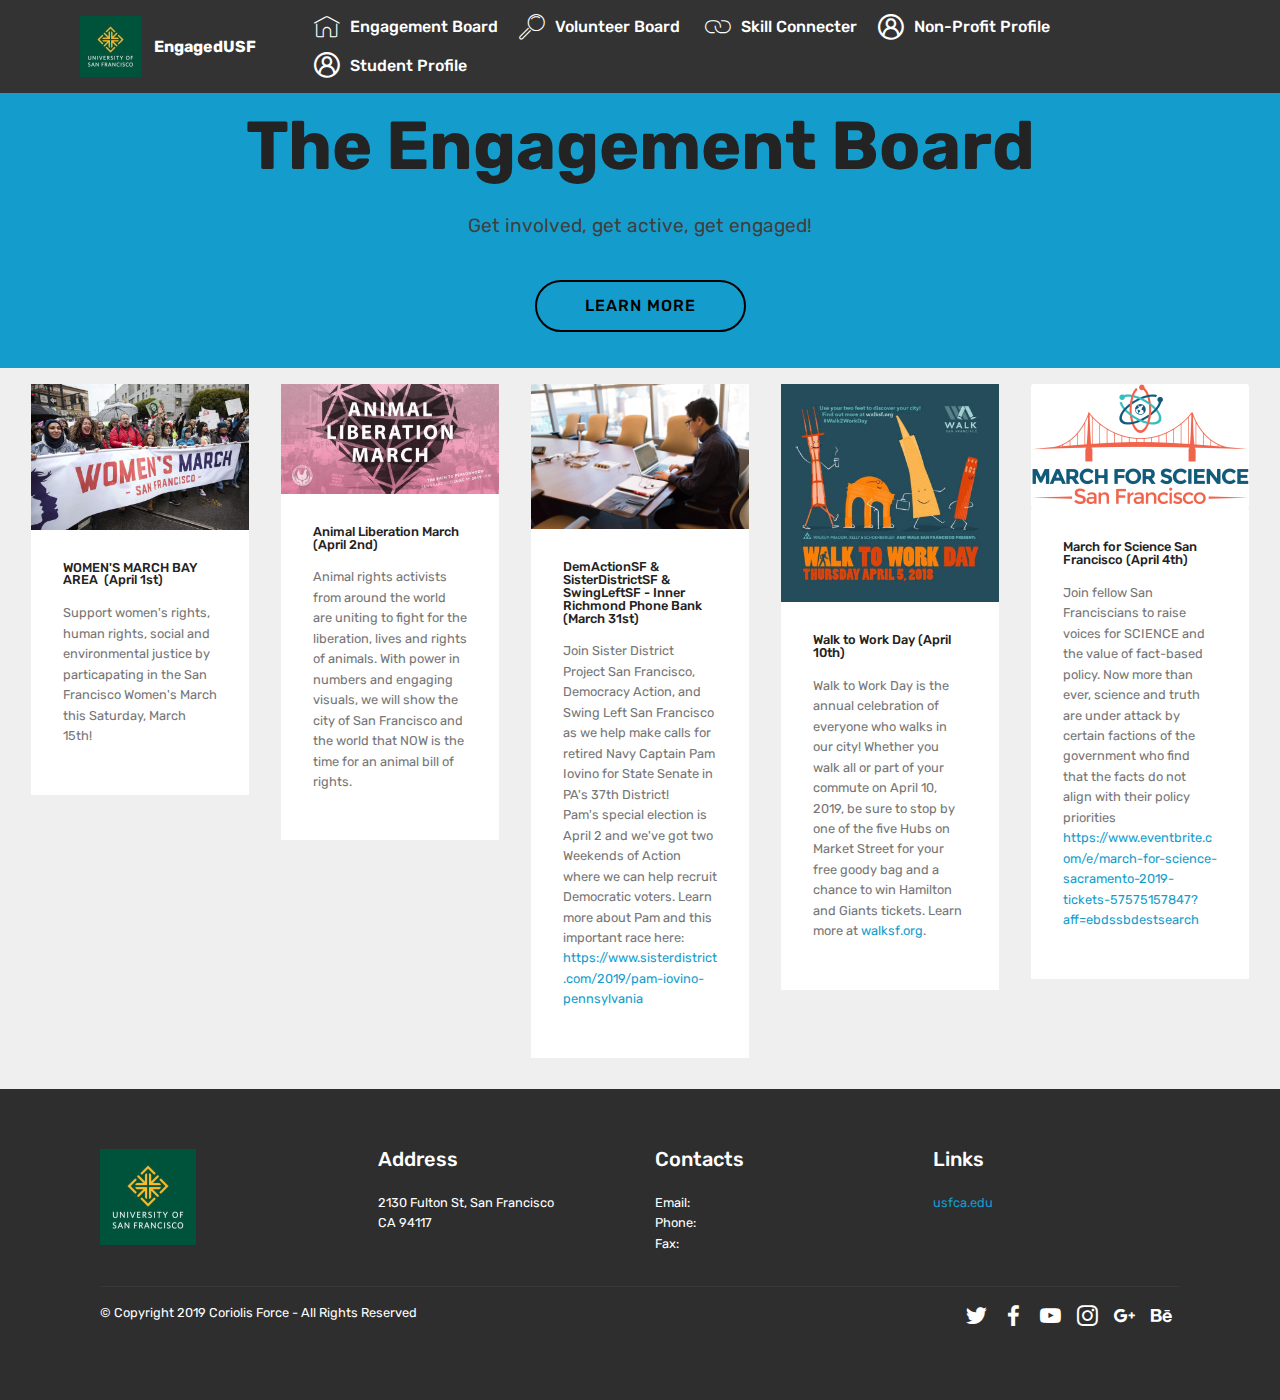
<file: index.html>
<!DOCTYPE html>
<html  >
<head>
  <!-- Site made with Mobirise Website Builder v4.9.7, https://mobirise.com -->
  <meta charset="UTF-8">
  <meta http-equiv="X-UA-Compatible" content="IE=edge">
  <meta name="generator" content="Mobirise v4.9.7, mobirise.com">
  <meta name="viewport" content="width=device-width, initial-scale=1, minimum-scale=1">
  <link rel="shortcut icon" href="assets/images/university-of-san-francisco-122x122.jpg" type="image/x-icon">
  <meta name="description" content="">
  
  <title>The Engagement Board</title>
  <link rel="stylesheet" href="assets/web/assets/mobirise-icons2/mobirise2.css">
  <link rel="stylesheet" href="assets/web/assets/mobirise-icons/mobirise-icons.css">
  <link rel="stylesheet" href="assets/tether/tether.min.css">
  <link rel="stylesheet" href="assets/soundcloud-plugin/style.css">
  <link rel="stylesheet" href="assets/bootstrap/css/bootstrap.min.css">
  <link rel="stylesheet" href="assets/bootstrap/css/bootstrap-grid.min.css">
  <link rel="stylesheet" href="assets/bootstrap/css/bootstrap-reboot.min.css">
  <link rel="stylesheet" href="assets/dropdown/css/style.css">
  <link rel="stylesheet" href="assets/socicon/css/styles.css">
  <link rel="stylesheet" href="assets/theme/css/style.css">
  <link rel="stylesheet" href="assets/mobirise/css/mbr-additional.css" type="text/css">
  
  
  
</head>
<body>
  <section class="menu cid-qTkzRZLJNu" once="menu" id="menu1-0">

    

    <nav class="navbar navbar-expand beta-menu navbar-dropdown align-items-center navbar-fixed-top navbar-toggleable-sm">
        <button class="navbar-toggler navbar-toggler-right" type="button" data-toggle="collapse" data-target="#navbarSupportedContent" aria-controls="navbarSupportedContent" aria-expanded="false" aria-label="Toggle navigation">
            <div class="hamburger">
                <span></span>
                <span></span>
                <span></span>
                <span></span>
            </div>
        </button>
        <div class="menu-logo">
            <div class="navbar-brand">
                <span class="navbar-logo">
                    <a href="index.html">
                         <img src="assets/images/university-of-san-francisco-122x122.jpg" alt="EngagedUSF" title="" style="height: 3.8rem;">
                    </a>
                </span>
                <span class="navbar-caption-wrap"><a class="navbar-caption text-white display-4" href="index.html">EngagedUSF</a></span>
            </div>
        </div>
        <div class="collapse navbar-collapse" id="navbarSupportedContent">
            <ul class="navbar-nav nav-dropdown nav-right" data-app-modern-menu="true"><li class="nav-item"><a class="nav-link link text-white display-4" href="index.html">
                        <span class="mbri-home mbr-iconfont mbr-iconfont-btn"></span>
                        Engagement Board</a></li><li class="nav-item">
                    <a class="nav-link link text-white display-4" href="page1.html">
                        <span class="mbri-search mbr-iconfont mbr-iconfont-btn"></span>Volunteer Board&nbsp;</a>
                </li><li class="nav-item"><a class="nav-link link text-white display-4" href="page5.html"><span class="mbri-link mbr-iconfont mbr-iconfont-btn"></span>
                        Skill Connecter</a></li><li class="nav-item">
                    <a class="nav-link link text-white display-4" href="page3.html"><span class="mobi-mbri mobi-mbri-user-2 mbr-iconfont mbr-iconfont-btn"></span>Non-Profit Profile</a>
                </li><li class="nav-item"><a class="nav-link link text-white display-4" href="page2.html"><span class="mobi-mbri mobi-mbri-user-2 mbr-iconfont mbr-iconfont-btn"></span>Student Profile</a></li></ul>
            
        </div>
    </nav>
</section>

<section class="engine"><a href="https://mobirise.info/g">build a website</a></section><section class="header1 cid-rlth2LeISe" id="header16-4">

    

    

    <div class="container">
        <div class="row justify-content-md-center">
            <div class="col-md-10 align-center">
                <h1 class="mbr-section-title mbr-bold pb-3 mbr-fonts-style display-1">The Engagement Board</h1>
                
                <p class="mbr-text pb-3 mbr-fonts-style display-5">Get involved, get active, get engaged!</p>
                <div class="mbr-section-btn"><a class="btn btn-md btn-black-outline display-4" href="index.html#features17-3">LEARN MORE</a></div>
            </div>
        </div>
    </div>

</section>

<section class="features17 cid-rltgLbUAbE" id="features17-3">
    
    

    
    <div class="container-fluid">
        <div class="media-container-row">
            <div class="card p-3 col-12 col-md-6 my-col">
                <div class="card-wrapper">
                    <div class="card-img">
                        <img src="assets/images/sfwomensmarch-352x235.jpg" alt="Mobirise" title="">
                    </div>
                    <div class="card-box">
                        <h4 class="card-title pb-3 mbr-fonts-style display-7">WOMEN'S MARCH BAY AREA &nbsp;(April 1st)</h4>
                        <p class="mbr-text mbr-fonts-style display-7">Support women's rights, human rights, social and environmental justice by particapating in the San Francisco Women's March this Saturday, March 15th!&nbsp;</p>
                    </div>
                </div>
            </div>

            <div class="card p-3 col-12 col-md-6 my-col">
                <div class="card-wrapper">
                    <div class="card-img">
                        <img src="assets/images/animal-liberation-march-352x177.jpg" alt="Mobirise" title="">
                    </div>
                    <div class="card-box">
                        <h4 class="card-title pb-3 mbr-fonts-style display-7">
                            Animal Liberation March (April 2nd)</h4>
                        <p class="mbr-text mbr-fonts-style display-7">Animal rights activists from around the world are uniting to fight for the liberation, lives and rights of animals. With power in numbers and engaging visuals, we will show the city of San Francisco and the world that NOW is the time for an animal bill of rights.<br></p>
                    </div>
                </div>
            </div>

            <div class="card p-3 col-12 col-md-6 my-col">
                <div class="card-wrapper">
                    <div class="card-img">
                        <img src="assets/images/background3.jpg" alt="Mobirise">
                    </div>
                    <div class="card-box">
                        <h4 class="card-title pb-3 mbr-fonts-style display-7">DemActionSF &amp; SisterDistrictSF &amp; SwingLeftSF - Inner Richmond Phone Bank (March 31st)</h4>
                        <p class="mbr-text mbr-fonts-style display-7">Join Sister District Project San Francisco, Democracy Action, and Swing Left San Francisco as we help make calls for retired Navy Captain Pam Iovino for State Senate in PA's 37th District!<br>Pam's special election is April 2 and we've got two Weekends of Action where we can help recruit Democratic voters. Learn more about Pam and this important race here: <a href="https://www.sisterdistrict.com/2019/pam-iovino-pennsylvania?fbclid=IwAR18fel4LAsDAxb0Dl5lBVcmRbfCdxp9MT0m0mXXJhusZEeE_6ZgwD2B6_k">https://www.sisterdistrict.com/2019/pam-iovino-pennsylvania</a></p>
                    </div>
                </div>
            </div>

            <div class="card p-3 col-12 col-md-6 my-col">
                <div class="card-wrapper">
                    <div class="card-img">
                        <img src="assets/images/walk-to-work-day-352x352.jpg" alt="Mobirise" title="">
                    </div>
                    <div class="card-box">
                        <h4 class="card-title pb-3 mbr-fonts-style display-7">Walk to Work Day (April 10th)</h4>
                        <p class="mbr-text mbr-fonts-style display-7">Walk to Work Day is the annual celebration of everyone who walks in our city! Whether you walk all or part of your commute on April 10, 2019, be sure to stop by one of the five Hubs on Market Street for your free goody bag and a chance to win Hamilton and Giants tickets. Learn more at <a href="http://walksf.org">walksf.org</a>.</p>
                    </div>
                </div>
            </div>
            <div class="card p-3 col-12 col-md-6 my-col">
                <div class="card-wrapper">
                    <div class="card-img">
                        <img src="assets/images/march-for-science-436x250.png" alt="Mobirise" title="">
                    </div>
                    <div class="card-box">
                        <h4 class="card-title pb-3 mbr-fonts-style display-7">March for Science San Francisco (April 4th)</h4>
                        <p class="mbr-text mbr-fonts-style display-7">Join fellow San Franciscians to raise voices for SCIENCE and the value of fact-based policy. Now more than ever, science and truth are under attack by certain factions of the government who find that the facts do not align with their policy priorities&nbsp;<br><a href="https://www.eventbrite.com/e/march-for-science-sacramento-2019-tickets-57575157847?aff=ebdssbdestsearch">https://www.eventbrite.com/e/march-for-science-sacramento-2019-tickets-57575157847?aff=ebdssbdestsearch</a><br></p>
                    </div>
                </div>
            </div>
            
        </div>
    </div>
</section>

<section class="cid-qTkAaeaxX5" id="footer1-2">

    

    

    <div class="container">
        <div class="media-container-row content text-white">
            <div class="col-12 col-md-3">
                <div class="media-wrap">
                    <a href="index.html">
                        <img src="assets/images/university-of-san-francisco-192x192.jpg" alt="EngagedUSFCA" title="">
                    </a>
                </div>
            </div>
            <div class="col-12 col-md-3 mbr-fonts-style display-7">
                <h5 class="pb-3">
                    Address
                </h5>
                <p class="mbr-text">2130 Fulton St, San Francisco<br> CA 94117</p>
            </div>
            <div class="col-12 col-md-3 mbr-fonts-style display-7">
                <h5 class="pb-3">
                    Contacts
                </h5>
                <p class="mbr-text">
                    Email:&nbsp;<br>Phone:&nbsp;<br>Fax:&nbsp;</p>
            </div>
            <div class="col-12 col-md-3 mbr-fonts-style display-7">
                <h5 class="pb-3">
                    Links
                </h5>
                <p class="mbr-text"><a href="http://usfca.edu">usfca.edu</a></p>
            </div>
        </div>
        <div class="footer-lower">
            <div class="media-container-row">
                <div class="col-sm-12">
                    <hr>
                </div>
            </div>
            <div class="media-container-row mbr-white">
                <div class="col-sm-6 copyright">
                    <p class="mbr-text mbr-fonts-style display-7">
                        © Copyright 2019 Coriolis Force - All Rights Reserved
                    </p>
                </div>
                <div class="col-md-6">
                    <div class="social-list align-right">
                        <div class="soc-item">
                            
                                <span class="mbr-iconfont mbr-iconfont-social socicon-twitter socicon"></span>
                            
                        </div>
                        <div class="soc-item">
                            
                                <span class="mbr-iconfont mbr-iconfont-social socicon-facebook socicon"></span>
                            
                        </div>
                        <div class="soc-item">
                            
                                <span class="mbr-iconfont mbr-iconfont-social socicon-youtube socicon"></span>
                            
                        </div>
                        <div class="soc-item">
                            
                                <span class="mbr-iconfont mbr-iconfont-social socicon-instagram socicon"></span>
                            
                        </div>
                        <div class="soc-item">
                            
                                <span class="mbr-iconfont mbr-iconfont-social socicon-googleplus socicon"></span>
                            
                        </div>
                        <div class="soc-item">
                            
                                <span class="mbr-iconfont mbr-iconfont-social socicon-behance socicon"></span>
                            
                        </div>
                    </div>
                </div>
            </div>
        </div>
    </div>
</section>


  <script src="assets/web/assets/jquery/jquery.min.js"></script>
  <script src="assets/popper/popper.min.js"></script>
  <script src="assets/tether/tether.min.js"></script>
  <script src="assets/bootstrap/js/bootstrap.min.js"></script>
  <script src="assets/dropdown/js/script.min.js"></script>
  <script src="assets/touchswipe/jquery.touch-swipe.min.js"></script>
  <script src="assets/smoothscroll/smooth-scroll.js"></script>
  <script src="assets/theme/js/script.js"></script>
  
  
</body>
</html>
</file>
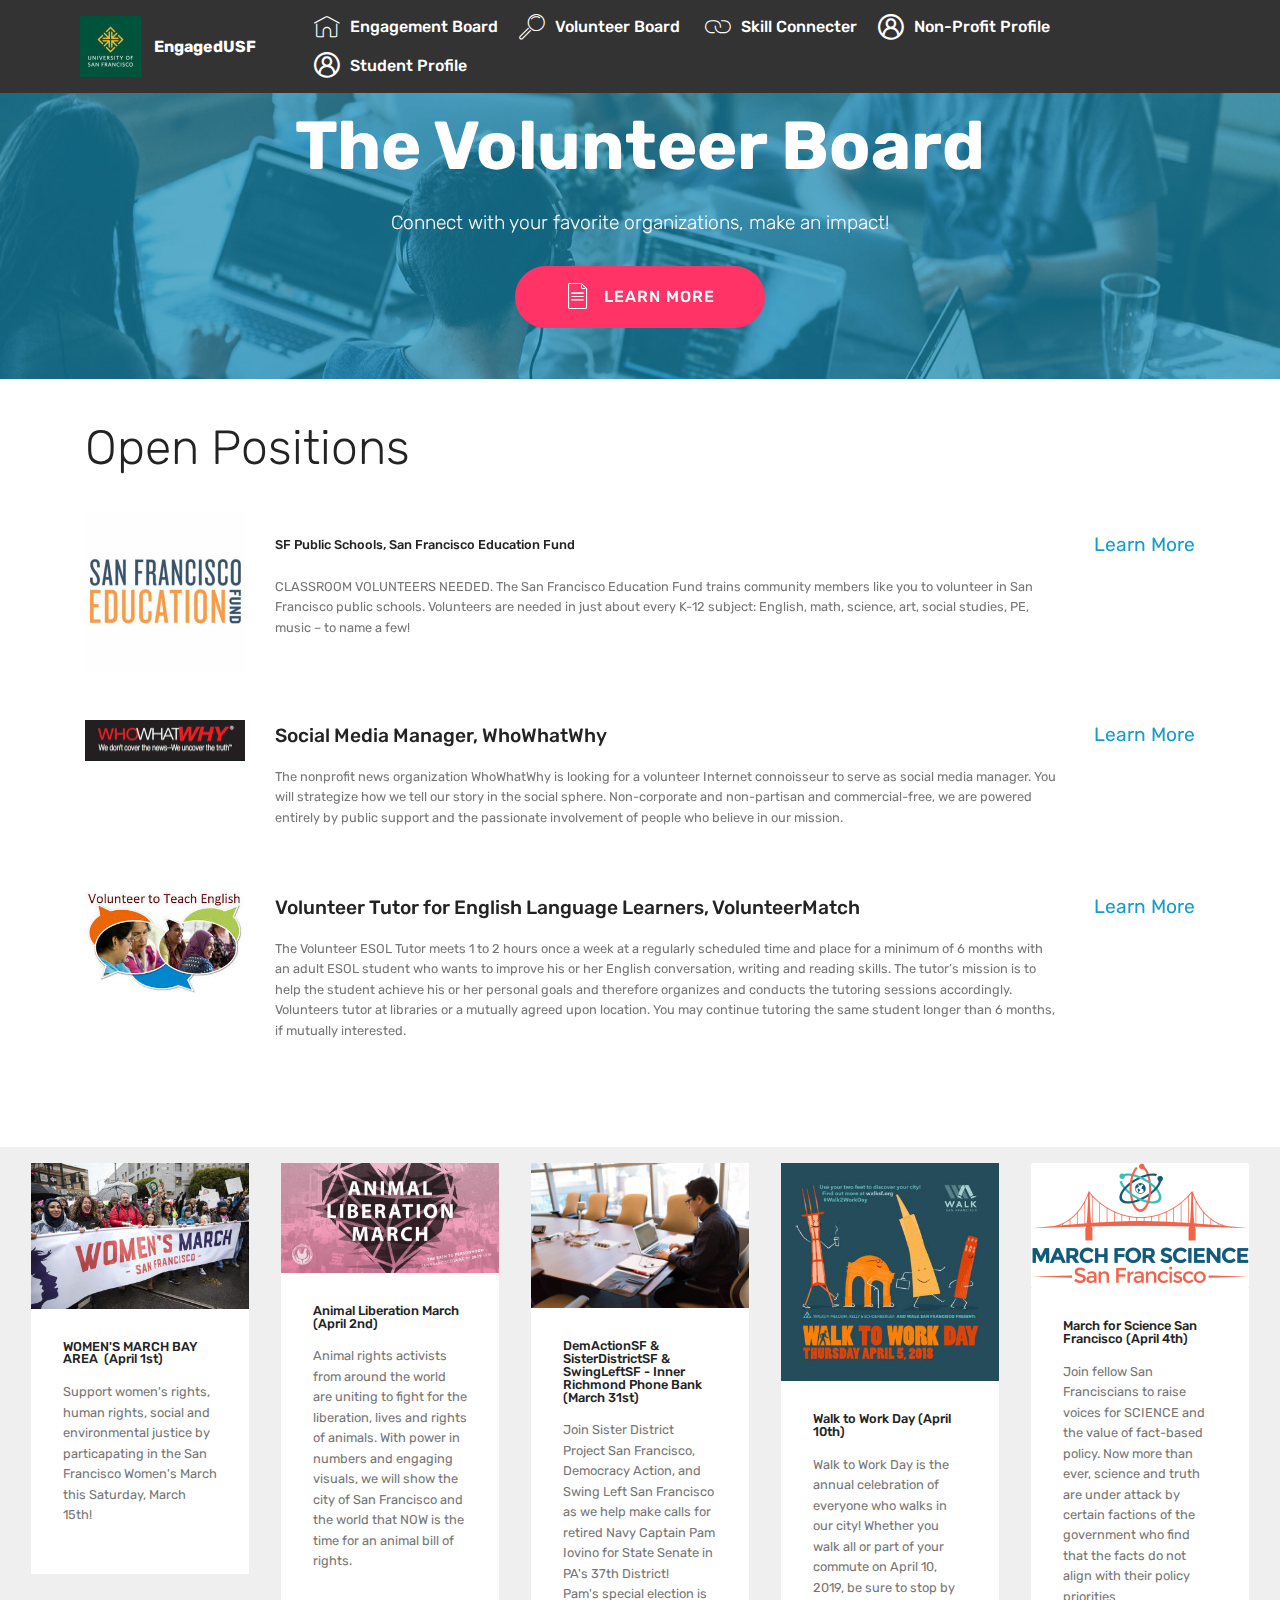
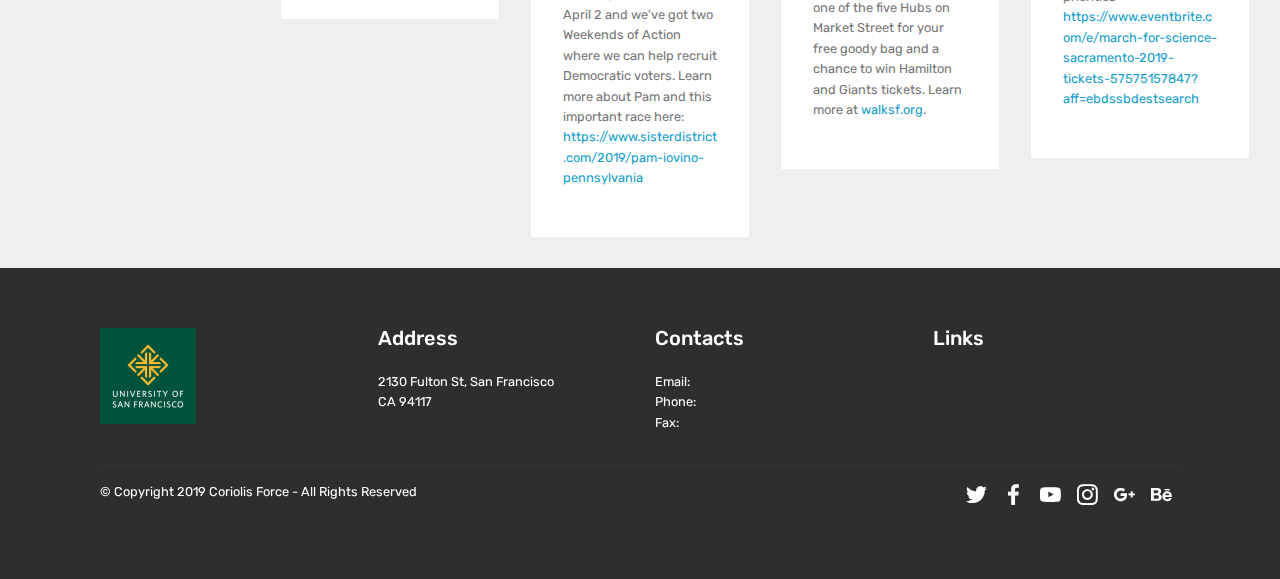
<file: page1.html>
<!DOCTYPE html>
<html  >
<head>
  <!-- Site made with Mobirise Website Builder v4.9.7, https://mobirise.com -->
  <meta charset="UTF-8">
  <meta http-equiv="X-UA-Compatible" content="IE=edge">
  <meta name="generator" content="Mobirise v4.9.7, mobirise.com">
  <meta name="viewport" content="width=device-width, initial-scale=1, minimum-scale=1">
  <link rel="shortcut icon" href="assets/images/university-of-san-francisco-122x122.jpg" type="image/x-icon">
  <meta name="description" content="">
  
  <title>Volunteer Board</title>
  <link rel="stylesheet" href="assets/web/assets/mobirise-icons2/mobirise2.css">
  <link rel="stylesheet" href="assets/web/assets/mobirise-icons/mobirise-icons.css">
  <link rel="stylesheet" href="assets/tether/tether.min.css">
  <link rel="stylesheet" href="assets/soundcloud-plugin/style.css">
  <link rel="stylesheet" href="assets/bootstrap/css/bootstrap.min.css">
  <link rel="stylesheet" href="assets/bootstrap/css/bootstrap-grid.min.css">
  <link rel="stylesheet" href="assets/bootstrap/css/bootstrap-reboot.min.css">
  <link rel="stylesheet" href="assets/dropdown/css/style.css">
  <link rel="stylesheet" href="assets/socicon/css/styles.css">
  <link rel="stylesheet" href="assets/theme/css/style.css">
  <link rel="stylesheet" href="assets/mobirise/css/mbr-additional.css" type="text/css">
  
  
  
</head>
<body>
  <section class="header1 cid-rltrADf8Mk mbr-parallax-background" id="header1-5">

    

    <div class="mbr-overlay" style="opacity: 0.6; background-color: rgb(20, 157, 204);">
    </div>

    <div class="container">
        <div class="row justify-content-md-center">
            <div class="mbr-white col-md-10">
                <h1 class="mbr-section-title align-center mbr-bold pb-3 mbr-fonts-style display-1">
                    The Volunteer Board</h1>
                <h3 class="mbr-section-subtitle align-center mbr-light pb-3 mbr-fonts-style display-5">
                    Connect with your favorite organizations, make an impact!</h3>
                
                <div class="mbr-section-btn align-center"><a class="btn btn-md btn-secondary display-4" href="page1.html#services6-6">
                        <span class="mbr-iconfont mbri-file"></span>LEARN MORE</a></div>
            </div>
        </div>
    </div>

</section>

<section class="engine"><a href="https://mobirise.info/h">create your own web page</a></section><section class="services6 cid-rltsNagvYV" id="services6-6">
    <!---->
    
    <!---->
    <!--Overlay-->
    
    <!--Container-->
    <div class="container">
        <div class="row">
            <!--Titles-->
            <div class="title col-12">
                <h2 class="align-left mbr-fonts-style m-0 display-2">Open Positions</h2>
                
            </div>
            <!--Card-1-->
            <div class="card col-12 pb-5">
                <div class="card-wrapper media-container-row media-container-row">
                    <div class="card-box">
                        <div class="row">
                            <div class="col-12 col-md-2">
                                <!--Image-->
                                <div class="mbr-figure">
                                    <img src="assets/images/sf-education-fund-320x320.jpg" alt="Mobirise" title="">
                                </div>
                            </div>
                            <div class="col-12 col-md-10">
                                <div class="wrapper">
                                    <div class="top-line pb-3">
                                        <h4 class="card-title mbr-fonts-style display-7">SF Public Schools, San Francisco Education Fund</h4>
                                        <p class="mbr-text cost mbr-fonts-style m-0 display-5"><a href="https://sfedfund.org/take-action/volunteer/volunteer-san-francisco-schools/">Learn More</a></p>
                                    </div>
                                    <div class="bottom-line">
                                        <p class="mbr-text mbr-fonts-style display-7">
                                            CLASSROOM VOLUNTEERS NEEDED. The San Francisco Education Fund trains community members like you to volunteer in San Francisco public schools. Volunteers are needed in just about every K-12 subject: English, math, science, art, social studies, PE, music – to name a few!&nbsp;</p>
                                    </div>
                                </div>
                            </div>
                        </div>
                    </div>
                </div>
            </div>
            <!--Card-2-->
            <div class="card col-12 pb-5">
                <div class="card-wrapper media-container-row media-container-row">
                    <div class="card-box">
                        <div class="row">
                            <div class="col-12 col-md-2">
                                <!--Image-->
                                <div class="mbr-figure">
                                    <img src="assets/images/whowhatwhy-320x83.png" alt="Mobirise" title="">
                                </div>
                            </div>
                            <div class="col-12 col-md-10">
                                <div class="wrapper">
                                    <div class="top-line pb-3">
                                        <h4 class="card-title mbr-fonts-style display-5">Social Media Manager, WhoWhatWhy</h4>
                                        <p class="mbr-text cost mbr-fonts-style m-0 display-5"><a href="https://whowhatwhyrb.applytojob.com/apply">
                                            Learn More</a></p>
                                    </div>
                                    <div class="bottom-line">
                                        <p class="mbr-text mbr-fonts-style display-7">The nonprofit news organization WhoWhatWhy is looking for a volunteer Internet connoisseur to serve as social media manager. You will strategize how we tell our story in the social sphere. Non-corporate and non-partisan and commercial-free, we are powered entirely by public support and the passionate involvement of people who believe in our mission.</p>
                                    </div>
                                </div>
                            </div>
                        </div>
                    </div>
                </div>
            </div>
            <!--Card-3-->
            <div class="card col-12">
                <div class="card-wrapper media-container-row media-container-row">
                    <div class="card-box">
                        <div class="row">
                            <div class="col-12 col-md-2">
                                <!--Image-->
                                <div class="mbr-figure">
                                    <img src="assets/images/esol-283x178.jpg" alt="Mobirise" title="">
                                </div>
                            </div>
                            <div class="col-12 col-md-10">
                                <div class="wrapper">
                                    <div class="top-line pb-3">
                                        <h4 class="card-title mbr-fonts-style display-5">Volunteer Tutor for English Language Learners, VolunteerMatch</h4>
                                        <p class="mbr-text cost mbr-fonts-style m-0 display-5"><a href="https://www.volunteermatch.org/search/opp2833852.jsp">
                                            Learn More</a></p>
                                    </div>
                                    <div class="bottom-line">
                                        <p class="mbr-text mbr-fonts-style display-7">
                                            The Volunteer ESOL Tutor meets 1 to 2 hours once a week at a regularly scheduled time and place for a minimum of 6 months with an adult ESOL student who wants to improve his or her English conversation, writing and reading skills. The tutor’s mission is to help the student achieve his or her personal goals and therefore organizes and conducts the tutoring sessions accordingly. Volunteers tutor at libraries or a mutually agreed upon location. You may continue tutoring the same student longer than 6 months, if mutually interested.
                                        </p>
                                    </div>
                                </div>
                            </div>
                        </div>
                    </div>
                </div>
            </div>
            <!--Card-4-->
            
            <!--Card-5-->
            
            <!--Card-6-->
            
        </div>
    </div>
</section>

<section class="menu cid-qTkzRZLJNu" once="menu" id="menu1-0">

    

    <nav class="navbar navbar-expand beta-menu navbar-dropdown align-items-center navbar-fixed-top navbar-toggleable-sm">
        <button class="navbar-toggler navbar-toggler-right" type="button" data-toggle="collapse" data-target="#navbarSupportedContent" aria-controls="navbarSupportedContent" aria-expanded="false" aria-label="Toggle navigation">
            <div class="hamburger">
                <span></span>
                <span></span>
                <span></span>
                <span></span>
            </div>
        </button>
        <div class="menu-logo">
            <div class="navbar-brand">
                <span class="navbar-logo">
                    <a href="index.html">
                         <img src="assets/images/university-of-san-francisco-122x122.jpg" alt="EngagedUSF" title="" style="height: 3.8rem;">
                    </a>
                </span>
                <span class="navbar-caption-wrap"><a class="navbar-caption text-white display-4" href="index.html">EngagedUSF</a></span>
            </div>
        </div>
        <div class="collapse navbar-collapse" id="navbarSupportedContent">
            <ul class="navbar-nav nav-dropdown nav-right" data-app-modern-menu="true"><li class="nav-item"><a class="nav-link link text-white display-4" href="index.html">
                        <span class="mbri-home mbr-iconfont mbr-iconfont-btn"></span>
                        Engagement Board</a></li><li class="nav-item">
                    <a class="nav-link link text-white display-4" href="page1.html">
                        <span class="mbri-search mbr-iconfont mbr-iconfont-btn"></span>Volunteer Board&nbsp;</a>
                </li><li class="nav-item"><a class="nav-link link text-white display-4" href="page5.html"><span class="mbri-link mbr-iconfont mbr-iconfont-btn"></span>
                        Skill Connecter</a></li><li class="nav-item">
                    <a class="nav-link link text-white display-4" href="page3.html"><span class="mobi-mbri mobi-mbri-user-2 mbr-iconfont mbr-iconfont-btn"></span>Non-Profit Profile</a>
                </li><li class="nav-item"><a class="nav-link link text-white display-4" href="page2.html"><span class="mobi-mbri mobi-mbri-user-2 mbr-iconfont mbr-iconfont-btn"></span>Student Profile</a></li></ul>
            
        </div>
    </nav>
</section>

<section class="features17 cid-rltgLbUAbE" id="features17-3">
    
    

    
    <div class="container-fluid">
        <div class="media-container-row">
            <div class="card p-3 col-12 col-md-6 my-col">
                <div class="card-wrapper">
                    <div class="card-img">
                        <img src="assets/images/sfwomensmarch-352x235.jpg" alt="Mobirise" title="">
                    </div>
                    <div class="card-box">
                        <h4 class="card-title pb-3 mbr-fonts-style display-7">WOMEN'S MARCH BAY AREA &nbsp;(April 1st)</h4>
                        <p class="mbr-text mbr-fonts-style display-7">Support women's rights, human rights, social and environmental justice by particapating in the San Francisco Women's March this Saturday, March 15th!&nbsp;</p>
                    </div>
                </div>
            </div>

            <div class="card p-3 col-12 col-md-6 my-col">
                <div class="card-wrapper">
                    <div class="card-img">
                        <img src="assets/images/animal-liberation-march-352x177.jpg" alt="Mobirise" title="">
                    </div>
                    <div class="card-box">
                        <h4 class="card-title pb-3 mbr-fonts-style display-7">
                            Animal Liberation March (April 2nd)</h4>
                        <p class="mbr-text mbr-fonts-style display-7">Animal rights activists from around the world are uniting to fight for the liberation, lives and rights of animals. With power in numbers and engaging visuals, we will show the city of San Francisco and the world that NOW is the time for an animal bill of rights.<br></p>
                    </div>
                </div>
            </div>

            <div class="card p-3 col-12 col-md-6 my-col">
                <div class="card-wrapper">
                    <div class="card-img">
                        <img src="assets/images/background30.jpg" alt="Mobirise" title="">
                    </div>
                    <div class="card-box">
                        <h4 class="card-title pb-3 mbr-fonts-style display-7">DemActionSF &amp; SisterDistrictSF &amp; SwingLeftSF - Inner Richmond Phone Bank (March 31st)</h4>
                        <p class="mbr-text mbr-fonts-style display-7">Join Sister District Project San Francisco, Democracy Action, and Swing Left San Francisco as we help make calls for retired Navy Captain Pam Iovino for State Senate in PA's 37th District!<br>Pam's special election is April 2 and we've got two Weekends of Action where we can help recruit Democratic voters. Learn more about Pam and this important race here: <a href="https://www.sisterdistrict.com/2019/pam-iovino-pennsylvania?fbclid=IwAR18fel4LAsDAxb0Dl5lBVcmRbfCdxp9MT0m0mXXJhusZEeE_6ZgwD2B6_k">https://www.sisterdistrict.com/2019/pam-iovino-pennsylvania</a></p>
                    </div>
                </div>
            </div>

            <div class="card p-3 col-12 col-md-6 my-col">
                <div class="card-wrapper">
                    <div class="card-img">
                        <img src="assets/images/walk-to-work-day-352x352.jpg" alt="Mobirise" title="">
                    </div>
                    <div class="card-box">
                        <h4 class="card-title pb-3 mbr-fonts-style display-7">Walk to Work Day (April 10th)</h4>
                        <p class="mbr-text mbr-fonts-style display-7">Walk to Work Day is the annual celebration of everyone who walks in our city! Whether you walk all or part of your commute on April 10, 2019, be sure to stop by one of the five Hubs on Market Street for your free goody bag and a chance to win Hamilton and Giants tickets. Learn more at <a href="http://walksf.org">walksf.org</a>.</p>
                    </div>
                </div>
            </div>
            <div class="card p-3 col-12 col-md-6 my-col">
                <div class="card-wrapper">
                    <div class="card-img">
                        <img src="assets/images/march-for-science-436x250.png" alt="Mobirise" title="">
                    </div>
                    <div class="card-box">
                        <h4 class="card-title pb-3 mbr-fonts-style display-7">March for Science San Francisco (April 4th)</h4>
                        <p class="mbr-text mbr-fonts-style display-7">Join fellow San Franciscians to raise voices for SCIENCE and the value of fact-based policy. Now more than ever, science and truth are under attack by certain factions of the government who find that the facts do not align with their policy priorities&nbsp;<br><a href="https://www.eventbrite.com/e/march-for-science-sacramento-2019-tickets-57575157847?aff=ebdssbdestsearch">https://www.eventbrite.com/e/march-for-science-sacramento-2019-tickets-57575157847?aff=ebdssbdestsearch</a><br></p>
                    </div>
                </div>
            </div>
            
        </div>
    </div>
</section>

<section class="cid-qTkAaeaxX5" id="footer1-2">

    

    

    <div class="container">
        <div class="media-container-row content text-white">
            <div class="col-12 col-md-3">
                <div class="media-wrap">
                    <a href="index.html">
                        <img src="assets/images/university-of-san-francisco-192x192.jpg" alt="EngagedUSFCA" title="">
                    </a>
                </div>
            </div>
            <div class="col-12 col-md-3 mbr-fonts-style display-7">
                <h5 class="pb-3">
                    Address
                </h5>
                <p class="mbr-text">2130 Fulton St, San Francisco<br> CA 94117</p>
            </div>
            <div class="col-12 col-md-3 mbr-fonts-style display-7">
                <h5 class="pb-3">
                    Contacts
                </h5>
                <p class="mbr-text">
                    Email:&nbsp;<br>Phone:&nbsp;<br>Fax:&nbsp;</p>
            </div>
            <div class="col-12 col-md-3 mbr-fonts-style display-7">
                <h5 class="pb-3">
                    Links
                </h5>
                <p class="mbr-text"></p>
            </div>
        </div>
        <div class="footer-lower">
            <div class="media-container-row">
                <div class="col-sm-12">
                    <hr>
                </div>
            </div>
            <div class="media-container-row mbr-white">
                <div class="col-sm-6 copyright">
                    <p class="mbr-text mbr-fonts-style display-7">
                        © Copyright 2019 Coriolis Force - All Rights Reserved
                    </p>
                </div>
                <div class="col-md-6">
                    <div class="social-list align-right">
                        <div class="soc-item">
                            
                                <span class="mbr-iconfont mbr-iconfont-social socicon-twitter socicon"></span>
                            
                        </div>
                        <div class="soc-item">
                            
                                <span class="mbr-iconfont mbr-iconfont-social socicon-facebook socicon"></span>
                            
                        </div>
                        <div class="soc-item">
                            
                                <span class="mbr-iconfont mbr-iconfont-social socicon-youtube socicon"></span>
                            
                        </div>
                        <div class="soc-item">
                            
                                <span class="mbr-iconfont mbr-iconfont-social socicon-instagram socicon"></span>
                            
                        </div>
                        <div class="soc-item">
                            
                                <span class="mbr-iconfont mbr-iconfont-social socicon-googleplus socicon"></span>
                            
                        </div>
                        <div class="soc-item">
                            
                                <span class="mbr-iconfont mbr-iconfont-social socicon-behance socicon"></span>
                            
                        </div>
                    </div>
                </div>
            </div>
        </div>
    </div>
</section>


  <script src="assets/web/assets/jquery/jquery.min.js"></script>
  <script src="assets/popper/popper.min.js"></script>
  <script src="assets/tether/tether.min.js"></script>
  <script src="assets/bootstrap/js/bootstrap.min.js"></script>
  <script src="assets/parallax/jarallax.min.js"></script>
  <script src="assets/dropdown/js/script.min.js"></script>
  <script src="assets/touchswipe/jquery.touch-swipe.min.js"></script>
  <script src="assets/smoothscroll/smooth-scroll.js"></script>
  <script src="assets/theme/js/script.js"></script>
  
  
</body>
</html>
</file>
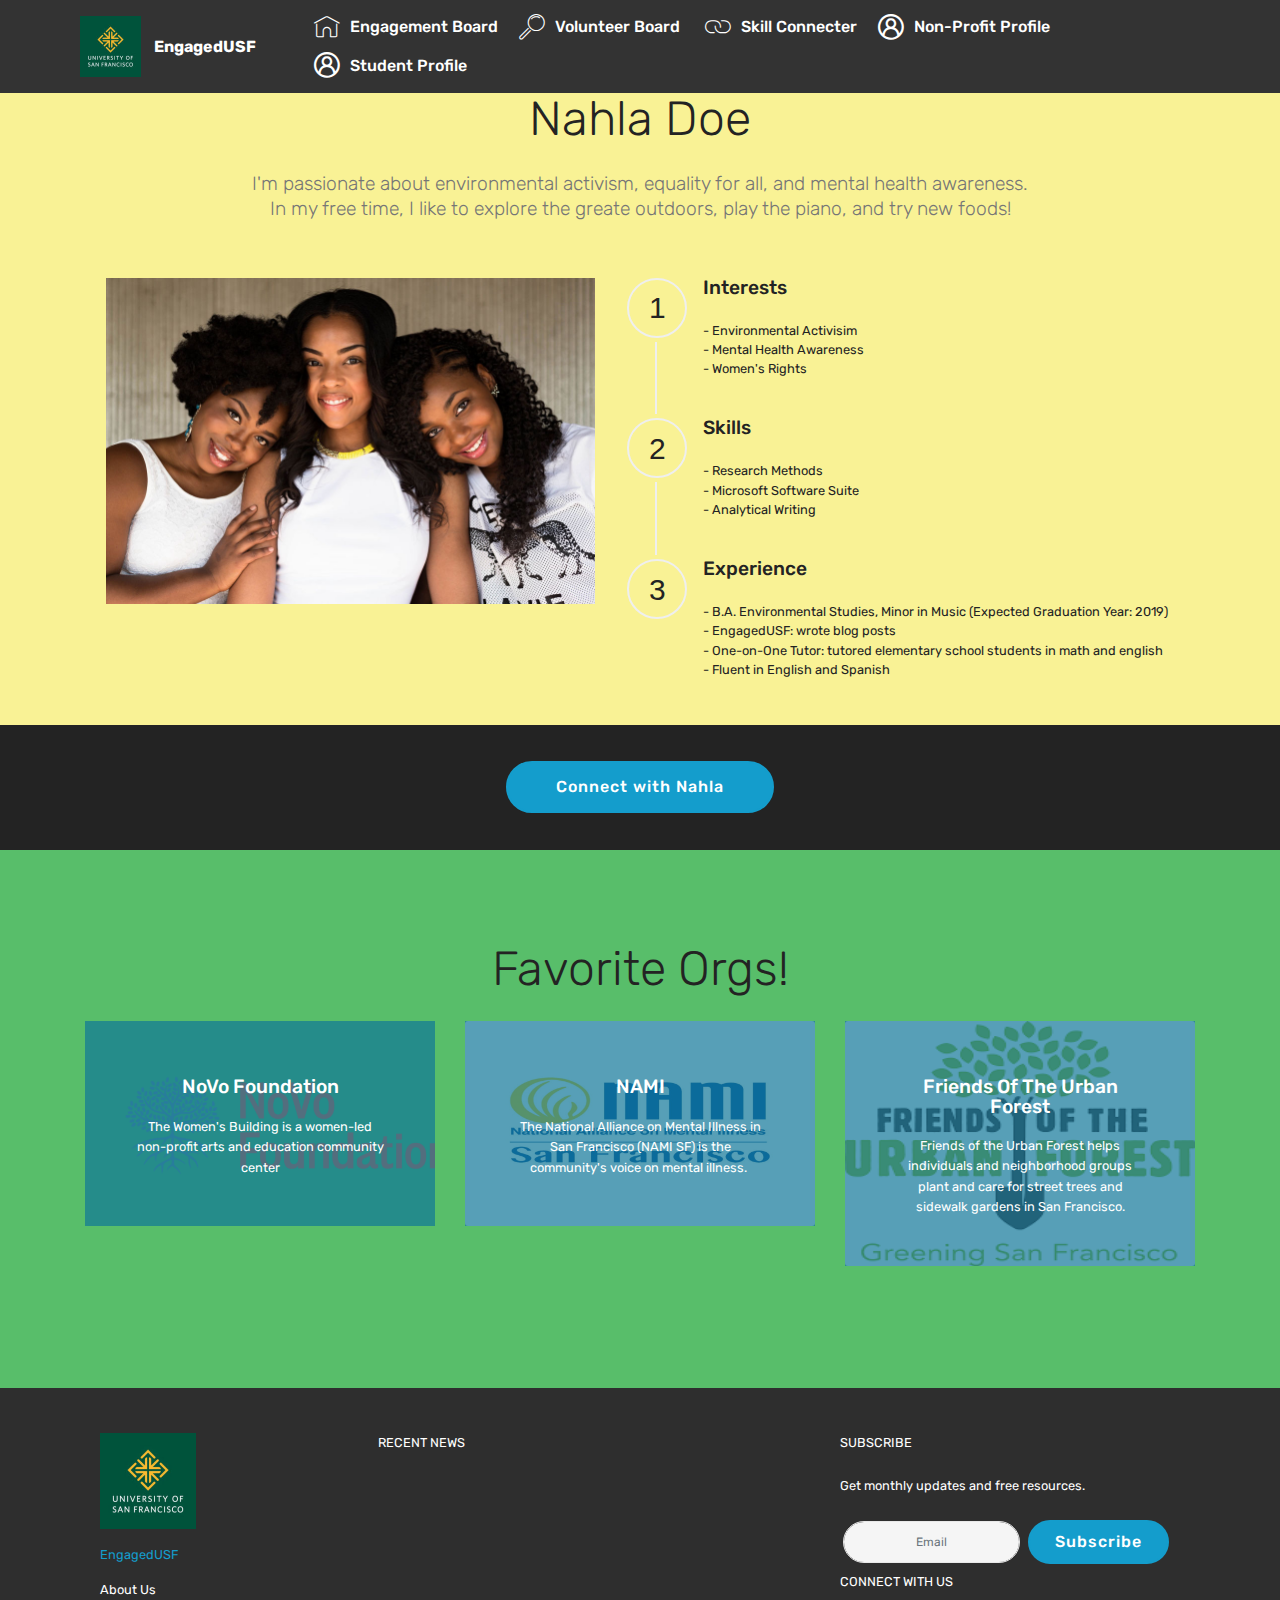
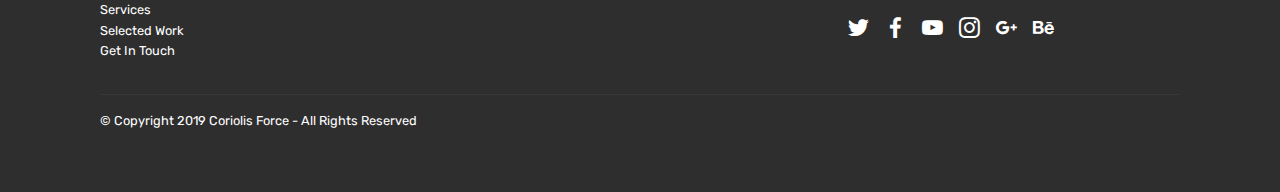
<file: page2.html>
<!DOCTYPE html>
<html  >
<head>
  <!-- Site made with Mobirise Website Builder v4.9.7, https://mobirise.com -->
  <meta charset="UTF-8">
  <meta http-equiv="X-UA-Compatible" content="IE=edge">
  <meta name="generator" content="Mobirise v4.9.7, mobirise.com">
  <meta name="viewport" content="width=device-width, initial-scale=1, minimum-scale=1">
  <link rel="shortcut icon" href="assets/images/university-of-san-francisco-122x122.jpg" type="image/x-icon">
  <meta name="description" content="Web Page Creator Description">
  
  <title>Student Profile</title>
  <link rel="stylesheet" href="assets/web/assets/mobirise-icons2/mobirise2.css">
  <link rel="stylesheet" href="assets/web/assets/mobirise-icons/mobirise-icons.css">
  <link rel="stylesheet" href="assets/tether/tether.min.css">
  <link rel="stylesheet" href="assets/soundcloud-plugin/style.css">
  <link rel="stylesheet" href="assets/bootstrap/css/bootstrap.min.css">
  <link rel="stylesheet" href="assets/bootstrap/css/bootstrap-grid.min.css">
  <link rel="stylesheet" href="assets/bootstrap/css/bootstrap-reboot.min.css">
  <link rel="stylesheet" href="assets/dropdown/css/style.css">
  <link rel="stylesheet" href="assets/socicon/css/styles.css">
  <link rel="stylesheet" href="assets/theme/css/style.css">
  <link rel="stylesheet" href="assets/mobirise/css/mbr-additional.css" type="text/css">
  
  
  
</head>
<body>
  <section class="menu cid-qTkzRZLJNu" once="menu" id="menu1-7">

    

    <nav class="navbar navbar-expand beta-menu navbar-dropdown align-items-center navbar-fixed-top navbar-toggleable-sm">
        <button class="navbar-toggler navbar-toggler-right" type="button" data-toggle="collapse" data-target="#navbarSupportedContent" aria-controls="navbarSupportedContent" aria-expanded="false" aria-label="Toggle navigation">
            <div class="hamburger">
                <span></span>
                <span></span>
                <span></span>
                <span></span>
            </div>
        </button>
        <div class="menu-logo">
            <div class="navbar-brand">
                <span class="navbar-logo">
                    <a href="index.html">
                         <img src="assets/images/university-of-san-francisco-122x122.jpg" alt="EngagedUSF" title="" style="height: 3.8rem;">
                    </a>
                </span>
                <span class="navbar-caption-wrap"><a class="navbar-caption text-white display-4" href="index.html">EngagedUSF</a></span>
            </div>
        </div>
        <div class="collapse navbar-collapse" id="navbarSupportedContent">
            <ul class="navbar-nav nav-dropdown nav-right" data-app-modern-menu="true"><li class="nav-item"><a class="nav-link link text-white display-4" href="index.html">
                        <span class="mbri-home mbr-iconfont mbr-iconfont-btn"></span>
                        Engagement Board</a></li><li class="nav-item">
                    <a class="nav-link link text-white display-4" href="page1.html">
                        <span class="mbri-search mbr-iconfont mbr-iconfont-btn"></span>Volunteer Board&nbsp;</a>
                </li><li class="nav-item"><a class="nav-link link text-white display-4" href="page5.html"><span class="mbri-link mbr-iconfont mbr-iconfont-btn"></span>
                        Skill Connecter</a></li><li class="nav-item">
                    <a class="nav-link link text-white display-4" href="page3.html"><span class="mobi-mbri mobi-mbri-user-2 mbr-iconfont mbr-iconfont-btn"></span>Non-Profit Profile</a>
                </li><li class="nav-item"><a class="nav-link link text-white display-4" href="page2.html"><span class="mobi-mbri mobi-mbri-user-2 mbr-iconfont mbr-iconfont-btn"></span>Student Profile</a></li></ul>
            
        </div>
    </nav>
</section>

<section class="engine"><a href="https://mobirise.info/w">free html5 templates</a></section><section class="mbr-section content5 cid-rlTK4t8T8z" id="content5-k">

    

    

    <div class="container">
        <div class="media-container-row">
            <div class="title col-12 col-md-8">
                
                
                
                
            </div>
        </div>
    </div>
</section>

<section class="step3 cid-rlvygxtJDD" id="step3-8">

    

    
    
    <div class="container">
        <h2 class="mbr-section-title pb-3 mbr-fonts-style align-center display-2">Nahla Doe</h2>
        <h3 class="mbr-section-subtitle pb-5 mbr-fonts-style align-center display-5">
            I'm passionate about environmental activism, equality for all, and mental health awareness. <br>In my free time, I like to explore the greate outdoors, play the piano, and try new foods!</h3>
        <div class="media-container-row">
            <div class="media-block" style="width: 47%;">
                <div class="mbr-figure">
                    <img src="assets/images/mbr-980x654.jpg" alt="Nahla Doe" title="">
                </div>
            </div>
            <div class="step-container">
                <div class="card separline pb-4">
                    <div class="step-element d-flex">
                        <div class="step-wrapper pr-3">
                            <div class="step d-flex align-items-center justify-content-center">
                                1
                            </div>
                        </div>          
                        <div class="step-text-content">
                            <h4 class="mbr-step-title pb-3 mbr-fonts-style display-5">Interests</h4>
                            <p class="mbr-step-text mbr-fonts-style display-7">- Environmental Activisim<br>- Mental Health Awareness<br>- Women's Rights</p>
                        </div>
                    </div>
                </div>

                <div class="card separline pb-4">
                    <div class="step-element d-flex">
                        <div class="step-wrapper pr-3">
                            <div class="step d-flex align-items-center justify-content-center">
                                2
                            </div>
                        </div>          
                        <div class="step-text-content">
                            <h4 class="mbr-step-title pb-3 mbr-fonts-style display-5">Skills</h4>
                            <p class="mbr-step-text mbr-fonts-style display-7">- Research Methods<br>- Microsoft Software Suite<br>- Analytical Writing<br></p>
                        </div>
                    </div>
                </div>

                <div class="card">
                    <div class="step-element d-flex">
                        <div class="step-wrapper pr-3">
                            <div class="step d-flex align-items-center justify-content-center">
                                3
                            </div>
                        </div>          
                        <div class="step-text-content">
                            <h4 class="mbr-step-title pb-3 mbr-fonts-style display-5">Experience</h4>
                            <p class="mbr-step-text mbr-fonts-style display-7">- B.A. Environmental Studies, Minor in Music (Expected Graduation Year: 2019) &nbsp;<br>- EngagedUSF: wrote blog posts<br>- One-on-One Tutor: tutored elementary school students in math and english<br>- Fluent in English and Spanish</p>
                        </div>
                    </div>
                </div>

                

                

                

                

                

                
            </div>
        </div>
    </div>
</section>

<section class="mbr-section content8 cid-rlwmN4N3o8" id="content8-e">

    

    <div class="container">
        <div class="media-container-row title">
            <div class="col-12 col-md-8">
                <div class="mbr-section-btn align-center"><a class="btn btn-primary display-4" href="#top">Connect with Nahla</a></div>
            </div>
        </div>
    </div>
</section>

<section class="features13 cid-rlwivWyaJe" id="features13-b">

    

    
    <div class="container">
        <h2 class="mbr-section-title pb-3 mbr-fonts-style align-center display-2">
            Favorite Orgs!</h2>

        <div class="media-container-row">
            <div class="card col-12 col-md-6 align-center col-lg-4">
                <div class="card-wrap">
                    <div class="card-img">
                        <img src="assets/images/novo-logo-and-tree-700x350.png" alt="Mobirise" title="">
                    </div>
                    <div class="card-box p-5">
                        <h4 class="card-title py-2 mbr-fonts-style align-center mbr-white display-5"><p>NoVo Foundation</p></h4>
                        <p class="mbr-text mbr-fonts-style mbr-white display-7">The Women's Building is a women-led non-profit arts and education community center</p>
                    </div>
                </div>
            </div>
            <div class="card col-12 col-md-6 align-center col-lg-4">
                <div class="card-wrap">
                    <div class="card-img">
                        <img src="assets/images/nami-700x700.jpg" alt="Mobirise" title="">
                    </div>
                    <div class="card-box p-5">
                        <h4 class="card-title py-2 mbr-fonts-style align-center mbr-white display-5">NAMI</h4>
                        <p class="mbr-text mbr-fonts-style mbr-white display-7">The National Alliance on Mental Illness in San Francisco (NAMI SF) is the community's voice on mental illness.&nbsp;</p>
                    </div>
                </div>
            </div>
            <div class="card col-12 col-md-6 align-center col-lg-4">
                <div class="card-wrap">
                    <div class="card-img">
                        <img src="assets/images/friends-of-the-urban-forest-237x212.png" alt="Mobirise" title="">
                    </div>
                    <div class="card-box p-5">
                        <h4 class="card-title py-2 mbr-fonts-style align-center mbr-white display-5">
                            Friends Of The Urban Forest</h4>
                        <p class="mbr-text mbr-fonts-style mbr-white display-7">Friends of the Urban Forest helps individuals and neighborhood groups plant and care for street trees and sidewalk gardens in San Francisco.</p>
                    </div>
                </div>
            </div>    
        </div>
    </div>
</section>

<section class="footer4 cid-rlwmitfRr6" id="footer4-d">

    

    

    <div class="container">
        <div class="media-container-row content mbr-white">
            <div class="col-md-3 col-sm-4">
                <div class="mb-3 img-logo">
                    <a href="index.html">
                        <img src="assets/images/university-of-san-francisco-192x192.jpg" alt="EngagedUSFCA" title="">
                    </a>
                </div>
                <p class="mb-3 mbr-fonts-style foot-title display-7"><a href="index.html">
                    EngagedUSF</a></p>
                <p class="mbr-text mbr-fonts-style mbr-links-column display-7">
                    <a href="#" class="text-white">About Us</a>
                    <br><a href="#" class="text-white">Services</a>
                    <br><a href="#" class="text-white">Selected Work</a>
                    <br><a href="#" class="text-white">Get In Touch</a>
                </p>
            </div>
            <div class="col-md-4 col-sm-8">
                <p class="mb-4 foot-title mbr-fonts-style display-7">
                    RECENT NEWS
                </p>
                <p class="mbr-text mbr-fonts-style foot-text display-7"></p>
            </div>
            <div class="col-md-4 offset-md-1 col-sm-12">
                <p class="mb-4 foot-title mbr-fonts-style display-7">
                    SUBSCRIBE
                </p>
                <p class="mbr-text mbr-fonts-style form-text display-7">
                    Get monthly updates and free resources.
                </p>
                <div class="media-container-column" data-form-type="formoid">
                    <!---Formbuilder Form--->
                    <form action="https://mobirise.com/" method="POST" class="mbr-form form-with-styler" data-form-title="Mobirise Form"><input type="hidden" name="email" data-form-email="true" value="0qTLGeEL6x7v8GFT6pqmBBdMb2L3qY5glPo0V2rwFJ6Yq41671gVZW/I2uveXVsr4i+DBBvid+K1ki4IFlgV9ENJjTSvR9Yy3f4q0SguZit/PLTsHY+R6+Tfr/zPZFXC">
                        <div class="row form-inline justify-content-center">
                            <div hidden="hidden" data-form-alert="" class="alert alert-success col-12">Thanks for filling out the form!</div>
                            <div hidden="hidden" data-form-alert-danger="" class="alert alert-danger col-12">
                                                    </div>
                        </div>
                        <div class="dragArea row form-inline justify-content-center">
                            <div class="col-auto  form-group " data-for="email">
                                <input type="email" name="email" placeholder="Email" data-form-field="Email" required="required" class="form-control input-sm input-inverse my-2 display-7" id="email-footer4-d">
                            </div>
                            <div class="col-auto  input-group-btn  m-2"><button type="submit" class="btn btn-primary m-0 display-4" href="index.html">Subscribe</button></div>
                        </div>
                    </form><!---Formbuilder Form--->
                </div>
                <p class="mb-4 mbr-fonts-style foot-title display-7">
                    CONNECT WITH US
                </p>
                <div class="social-list pl-0 mb-0">
                        <div class="soc-item">
                            
                                <span class="mbr-iconfont mbr-iconfont-social socicon-twitter socicon"></span>
                            
                        </div>
                        <div class="soc-item">
                            
                                <span class="mbr-iconfont mbr-iconfont-social socicon-facebook socicon"></span>
                            
                        </div>
                        <div class="soc-item">
                            
                                <span class="mbr-iconfont mbr-iconfont-social socicon-youtube socicon"></span>
                            
                        </div>
                        <div class="soc-item">
                            
                                <span class="mbr-iconfont mbr-iconfont-social socicon-instagram socicon"></span>
                            
                        </div>
                        <div class="soc-item">
                            
                                <span class="mbr-iconfont mbr-iconfont-social socicon-googleplus socicon"></span>
                            
                        </div>
                        <div class="soc-item">
                            
                                <span class="mbr-iconfont mbr-iconfont-social socicon-behance socicon"></span>
                            
                        </div>
                </div>
            </div>
        </div>
        <div class="footer-lower">
            <div class="media-container-row">
                <div class="col-sm-12">
                    <hr>
                </div>
            </div>
            <div class="media-container-row mbr-white">
                <div class="col-sm-12 copyright">
                    <p class="mbr-text mbr-fonts-style display-7">
                        © Copyright 2019 Coriolis Force - All Rights Reserved
                    </p>
                </div>
            </div>
        </div>
    </div>
</section>


  <script src="assets/web/assets/jquery/jquery.min.js"></script>
  <script src="assets/popper/popper.min.js"></script>
  <script src="assets/tether/tether.min.js"></script>
  <script src="assets/bootstrap/js/bootstrap.min.js"></script>
  <script src="assets/dropdown/js/script.min.js"></script>
  <script src="assets/touchswipe/jquery.touch-swipe.min.js"></script>
  <script src="assets/smoothscroll/smooth-scroll.js"></script>
  <script src="assets/theme/js/script.js"></script>
  <script src="assets/formoid/formoid.min.js"></script>
  
  
</body>
</html>
</file>
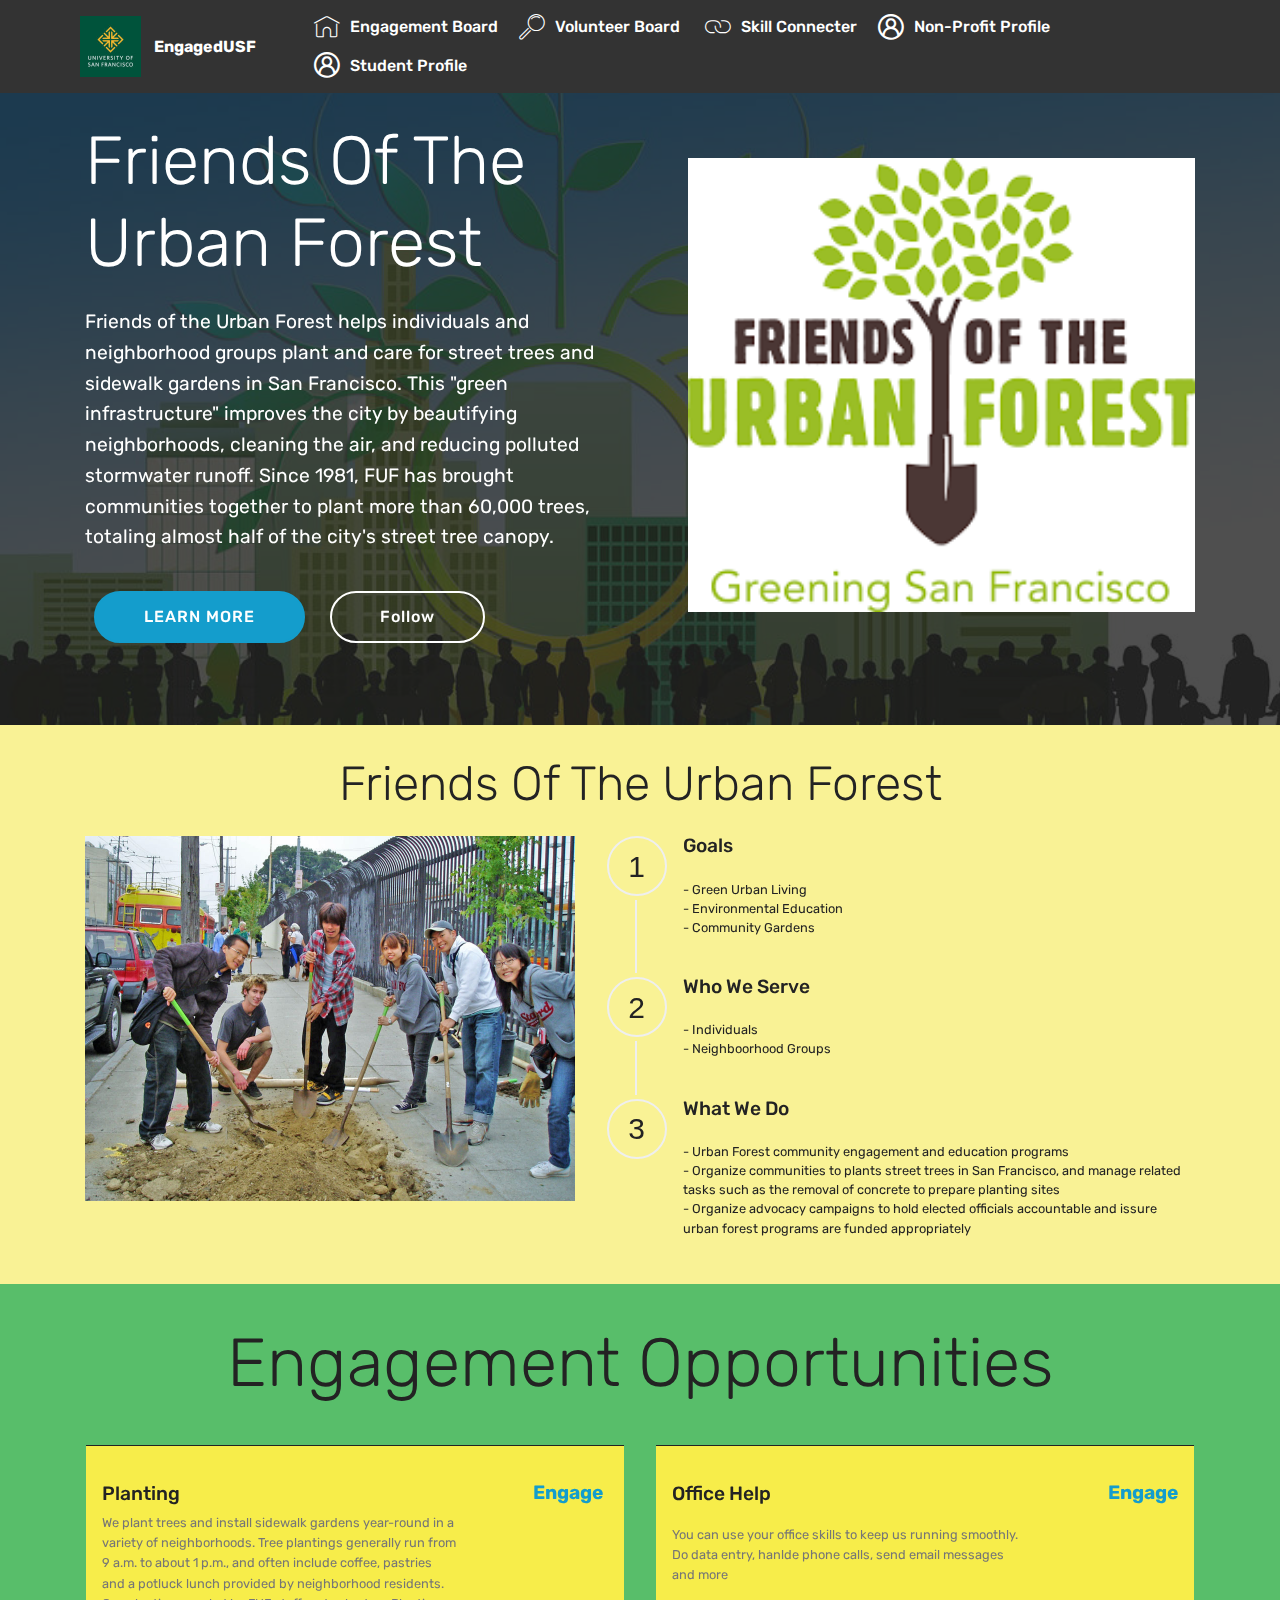
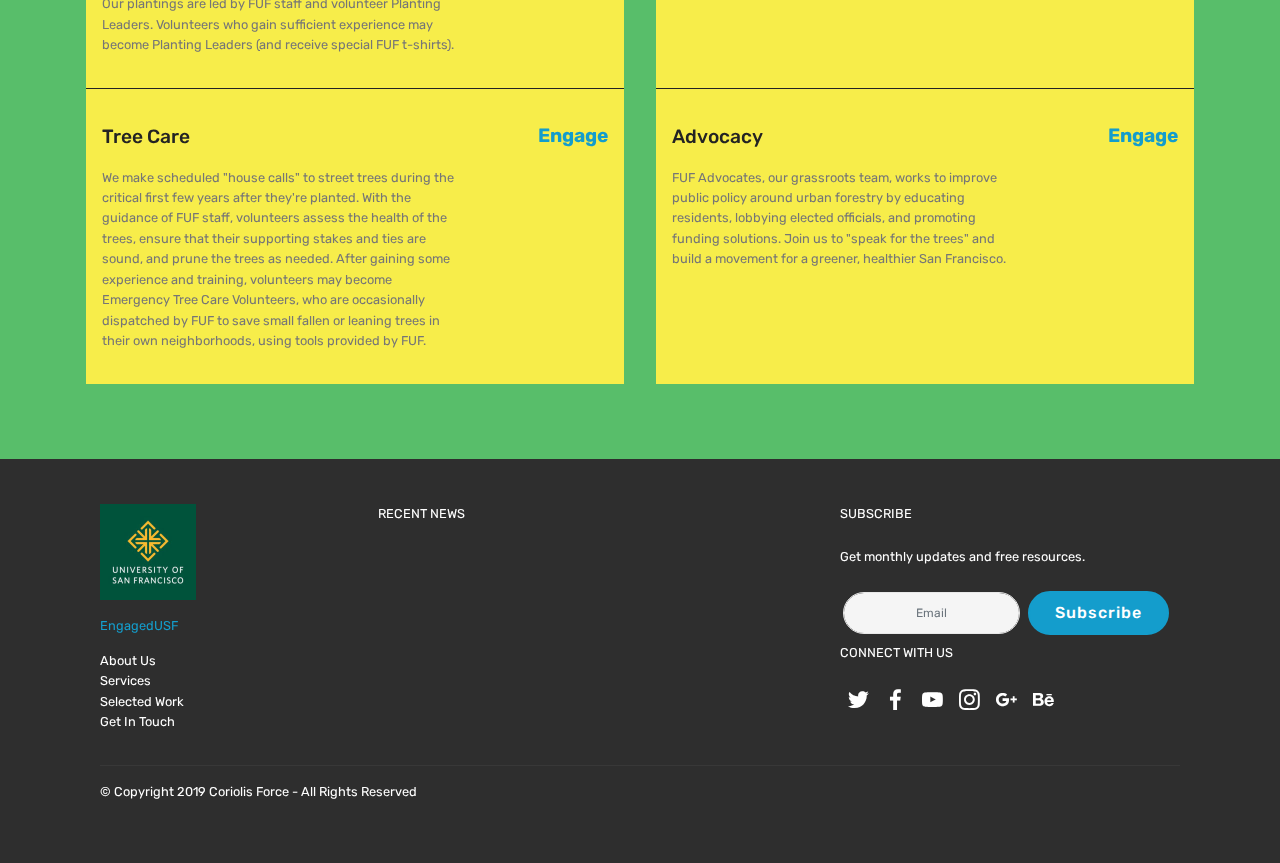
<file: page3.html>
<!DOCTYPE html>
<html  >
<head>
  <!-- Site made with Mobirise Website Builder v4.9.7, https://mobirise.com -->
  <meta charset="UTF-8">
  <meta http-equiv="X-UA-Compatible" content="IE=edge">
  <meta name="generator" content="Mobirise v4.9.7, mobirise.com">
  <meta name="viewport" content="width=device-width, initial-scale=1, minimum-scale=1">
  <link rel="shortcut icon" href="assets/images/university-of-san-francisco-122x122.jpg" type="image/x-icon">
  <meta name="description" content="Web Page Creator Description">
  
  <title>Non-profit Profile</title>
  <link rel="stylesheet" href="assets/web/assets/mobirise-icons/mobirise-icons.css">
  <link rel="stylesheet" href="assets/web/assets/mobirise-icons2/mobirise2.css">
  <link rel="stylesheet" href="assets/tether/tether.min.css">
  <link rel="stylesheet" href="assets/soundcloud-plugin/style.css">
  <link rel="stylesheet" href="assets/bootstrap/css/bootstrap.min.css">
  <link rel="stylesheet" href="assets/bootstrap/css/bootstrap-grid.min.css">
  <link rel="stylesheet" href="assets/bootstrap/css/bootstrap-reboot.min.css">
  <link rel="stylesheet" href="assets/socicon/css/styles.css">
  <link rel="stylesheet" href="assets/dropdown/css/style.css">
  <link rel="stylesheet" href="assets/theme/css/style.css">
  <link rel="stylesheet" href="assets/mobirise/css/mbr-additional.css" type="text/css">
  
  
  
</head>
<body>
  <section class="header3 cid-rlzgUrbdXI mbr-parallax-background" id="header3-f">

    

    <div class="mbr-overlay" style="opacity: 0.8; background-color: rgb(35, 35, 35);">
    </div>

    <div class="container">
        <div class="media-container-row">
            <div class="mbr-figure" style="width: 100%;">
                <img src="assets/images/friends-of-the-urban-forest-237x212.png" alt="Friends Of The Urban Forest" title="">
            </div>

            <div class="media-content">
                <h1 class="mbr-section-title mbr-white pb-3 mbr-fonts-style display-1">
                    Friends Of The Urban Forest</h1>
                
                <div class="mbr-section-text mbr-white pb-3 ">
                    <p class="mbr-text mbr-fonts-style display-5">Friends of the Urban Forest helps individuals and neighborhood groups plant and care for street trees and sidewalk gardens in San Francisco. This "green infrastructure" improves the city by beautifying neighborhoods, cleaning the air, and reducing polluted stormwater runoff. Since 1981, FUF has brought communities together to plant more than 60,000 trees, totaling almost half of the city's street tree canopy.</p>
                </div>
                <div class="mbr-section-btn"><a class="btn btn-md btn-primary display-4" href="page3.html#step3-8">LEARN MORE</a>
                    <a class="btn btn-md btn-white-outline display-4" href="#top">Follow</a></div>
            </div>
        </div>
    </div>

</section>

<section class="engine"><a href="https://mobirise.info/y">free html website templates</a></section><section class="menu cid-qTkzRZLJNu" once="menu" id="menu1-7">

    

    <nav class="navbar navbar-expand beta-menu navbar-dropdown align-items-center navbar-fixed-top navbar-toggleable-sm">
        <button class="navbar-toggler navbar-toggler-right" type="button" data-toggle="collapse" data-target="#navbarSupportedContent" aria-controls="navbarSupportedContent" aria-expanded="false" aria-label="Toggle navigation">
            <div class="hamburger">
                <span></span>
                <span></span>
                <span></span>
                <span></span>
            </div>
        </button>
        <div class="menu-logo">
            <div class="navbar-brand">
                <span class="navbar-logo">
                    <a href="index.html">
                         <img src="assets/images/university-of-san-francisco-122x122.jpg" alt="EngagedUSF" title="" style="height: 3.8rem;">
                    </a>
                </span>
                <span class="navbar-caption-wrap"><a class="navbar-caption text-white display-4" href="index.html">EngagedUSF</a></span>
            </div>
        </div>
        <div class="collapse navbar-collapse" id="navbarSupportedContent">
            <ul class="navbar-nav nav-dropdown nav-right" data-app-modern-menu="true"><li class="nav-item"><a class="nav-link link text-white display-4" href="index.html">
                        <span class="mbri-home mbr-iconfont mbr-iconfont-btn"></span>
                        Engagement Board</a></li><li class="nav-item">
                    <a class="nav-link link text-white display-4" href="page1.html">
                        <span class="mbri-search mbr-iconfont mbr-iconfont-btn"></span>Volunteer Board&nbsp;</a>
                </li><li class="nav-item"><a class="nav-link link text-white display-4" href="page5.html"><span class="mbri-link mbr-iconfont mbr-iconfont-btn"></span>
                        Skill Connecter</a></li><li class="nav-item">
                    <a class="nav-link link text-white display-4" href="page3.html"><span class="mobi-mbri mobi-mbri-user-2 mbr-iconfont mbr-iconfont-btn"></span>Non-Profit Profile</a>
                </li><li class="nav-item"><a class="nav-link link text-white display-4" href="page2.html"><span class="mobi-mbri mobi-mbri-user-2 mbr-iconfont mbr-iconfont-btn"></span>Student Profile</a></li></ul>
            
        </div>
    </nav>
</section>

<section class="step3 cid-rlvygxtJDD" id="step3-8">

    

    
    
    <div class="container">
        <h2 class="mbr-section-title pb-3 mbr-fonts-style align-center display-2">Friends Of The Urban Forest</h2>
        
        <div class="media-container-row">
            <div class="media-block" style="width: 47%;">
                <div class="mbr-figure">
                    <img src="assets/images/fuf-volunteers-980x730.jpg" alt="" title="">
                </div>
            </div>
            <div class="step-container">
                <div class="card separline pb-4">
                    <div class="step-element d-flex">
                        <div class="step-wrapper pr-3">
                            <div class="step d-flex align-items-center justify-content-center">
                                1
                            </div>
                        </div>          
                        <div class="step-text-content">
                            <h4 class="mbr-step-title pb-3 mbr-fonts-style display-5">Goals</h4>
                            <p class="mbr-step-text mbr-fonts-style display-7">- Green Urban Living<br>- Environmental Education<br>- Community Gardens</p>
                        </div>
                    </div>
                </div>

                <div class="card separline pb-4">
                    <div class="step-element d-flex">
                        <div class="step-wrapper pr-3">
                            <div class="step d-flex align-items-center justify-content-center">
                                2
                            </div>
                        </div>          
                        <div class="step-text-content">
                            <h4 class="mbr-step-title pb-3 mbr-fonts-style display-5">Who We Serve</h4>
                            <p class="mbr-step-text mbr-fonts-style display-7">- Individuals<br>- Neighboorhood Groups<br></p>
                        </div>
                    </div>
                </div>

                <div class="card">
                    <div class="step-element d-flex">
                        <div class="step-wrapper pr-3">
                            <div class="step d-flex align-items-center justify-content-center">
                                3
                            </div>
                        </div>          
                        <div class="step-text-content">
                            <h4 class="mbr-step-title pb-3 mbr-fonts-style display-5">What We Do</h4>
                            <p class="mbr-step-text mbr-fonts-style display-7">- Urban Forest community engagement and education programs<br>- Organize communities to plants street trees in San Francisco, and manage related tasks such as the removal of concrete to prepare planting sites<br>- Organize advocacy campaigns to hold elected officials accountable and issure urban forest programs are funded appropriately</p>
                        </div>
                    </div>
                </div>

                

                

                

                

                

                
            </div>
        </div>
    </div>
</section>

<section class="services3 cid-rlzvl5ghNq" id="services3-g">
    <!---->
    
    <!---->
    <!--Overlay-->
    
    <!--Container-->
    <div class="container">
        <div class="row">
            <!--Titles-->
            <div class="title pb-5 col-12">
                <h2 class="align-left mbr-fonts-style display-1">
                    Engagement Opportunities</h2>
                
            </div>
            <!--Card-1-->
            <div class="card px-3 col-12 col-md-6">
                <div class="card-wrapper media-container-row media-container-row">
                    <div class="card-box">
                        <div class="top-line pb-1">
                            <h4 class="card-title mbr-fonts-style display-5">Planting</h4>
                            <p class="mbr-text card-title cost mbr-fonts-style m-0 display-5"><a href="https://www.fuf.net/get-involved/volunteer/"><strong>Engage</strong>&nbsp;</a></p>
                        </div>
                        <div class="bottom-line">
                            <p class="mbr-text mbr-fonts-style display-7">We plant trees and install sidewalk gardens year-round in a variety of neighborhoods. Tree plantings generally run from 9 a.m. to about 1 p.m., and often include coffee, pastries and a potluck lunch provided by neighborhood residents. Our plantings are led by FUF staff and volunteer Planting Leaders. Volunteers who gain sufficient experience may become Planting Leaders (and receive special FUF t-shirts).</p>
                        </div>
                    </div>
                </div>
            </div>
            <!--Card-2-->
            <div class="card px-3 col-12 col-md-6">
                <div class="card-wrapper media-container-row media-container-row">
                    <div class="card-box">
                        <div class="top-line pb-3">
                            <h4 class="card-title mbr-fonts-style display-5">
                                Office Help</h4>
                            <p class="mbr-text card-title cost mbr-fonts-style m-0 display-5"><a href="https://www.fuf.net/get-involved/volunteer/"><strong>Engage</strong></a></p>
                        </div>
                        <div class="bottom-line">
                            <p class="mbr-text mbr-fonts-style display-7">
                                You can use your office skills to keep us running smoothly. Do data entry, hanlde phone calls, send email messages and more
                            </p>
                        </div>
                    </div>
                </div>
            </div>
            <!--Card-3-->
            <div class="card px-3 col-12 col-md-6">
                <div class="card-wrapper media-container-row media-container-row">
                    <div class="card-box">
                        <div class="top-line pb-3">
                            <h4 class="card-title mbr-fonts-style display-5">
                                Tree Care</h4>
                            <p class="mbr-text card-title cost mbr-fonts-style m-0 display-5"><a href="https://www.fuf.net/get-involved/volunteer/"><strong>Engage</strong></a></p>
                        </div>
                        <div class="bottom-line">
                            <p class="mbr-text mbr-fonts-style display-7">We make scheduled "house calls" to street trees during the critical first few years after they're planted. With the guidance of FUF staff, volunteers assess the health of the trees, ensure that their supporting stakes and ties are sound, and prune the trees as needed. After gaining some experience and training, volunteers may become Emergency Tree Care Volunteers, who are occasionally dispatched by FUF to save small fallen or leaning trees in their own neighborhoods, using tools provided by FUF.</p>
                        </div>
                    </div>
                </div>
            </div>
            <!--Card-4-->
            <div class="card px-3 col-12 col-md-6">
                <div class="card-wrapper media-container-row media-container-row">
                    <div class="card-box">
                        <div class="top-line pb-3">
                            <h4 class="card-title mbr-fonts-style display-5">Advocacy</h4>
                            <p class="mbr-text card-title cost mbr-fonts-style m-0 display-5"><a href="https://www.fuf.net/get-involved/volunteer/"><strong>Engage</strong></a></p>
                        </div>
                        <div class="bottom-line">
                            <p class="mbr-text mbr-fonts-style display-7">
                                FUF Advocates, our grassroots team, works to improve public policy around urban forestry by educating residents, lobbying elected officials, and promoting funding solutions. Join us to "speak for the trees" and build a movement for a greener, healthier San Francisco.
                            </p>
                        </div>
                    </div>
                </div>
            </div>
            <!--Card-5-->
            
            <!--Card-6-->
            
            <!--Card-7-->
            
            <!--Card-8-->
            
            <!--Card-9-->
            
            <!--Card-10-->
            
            <!--Card-11-->
            
            <!--Card-12-->
            
        </div>
    </div>
</section>

<section class="footer4 cid-rlwmitfRr6" id="footer4-d">

    

    

    <div class="container">
        <div class="media-container-row content mbr-white">
            <div class="col-md-3 col-sm-4">
                <div class="mb-3 img-logo">
                    <a href="index.html">
                        <img src="assets/images/university-of-san-francisco-192x192.jpg" alt="EngagedUSFCA" title="">
                    </a>
                </div>
                <p class="mb-3 mbr-fonts-style foot-title display-7"><a href="index.html">
                    EngagedUSF</a></p>
                <p class="mbr-text mbr-fonts-style mbr-links-column display-7">
                    <a href="#" class="text-white">About Us</a>
                    <br><a href="#" class="text-white">Services</a>
                    <br><a href="#" class="text-white">Selected Work</a>
                    <br><a href="#" class="text-white">Get In Touch</a>
                </p>
            </div>
            <div class="col-md-4 col-sm-8">
                <p class="mb-4 foot-title mbr-fonts-style display-7">
                    RECENT NEWS
                </p>
                <p class="mbr-text mbr-fonts-style foot-text display-7"></p>
            </div>
            <div class="col-md-4 offset-md-1 col-sm-12">
                <p class="mb-4 foot-title mbr-fonts-style display-7">
                    SUBSCRIBE
                </p>
                <p class="mbr-text mbr-fonts-style form-text display-7">
                    Get monthly updates and free resources.
                </p>
                <div class="media-container-column" data-form-type="formoid">
                    <!---Formbuilder Form--->
                    <form action="https://mobirise.com/" method="POST" class="mbr-form form-with-styler" data-form-title="Mobirise Form"><input type="hidden" name="email" data-form-email="true" value="mGv5CaSSz99N3VMXpIdHtdua//jdZbI345OjCrP3PiC0hkpJuMZb41gbxBzbEma3J735/weN9EyX7kJtCYUfLjMiL+QmkkoaGvlliDeWZk263zsxkOMVzFdyo7+4nT6o">
                        <div class="row form-inline justify-content-center">
                            <div hidden="hidden" data-form-alert="" class="alert alert-success col-12">Thanks for filling out the form!</div>
                            <div hidden="hidden" data-form-alert-danger="" class="alert alert-danger col-12">
                                                    </div>
                        </div>
                        <div class="dragArea row form-inline justify-content-center">
                            <div class="col-auto  form-group " data-for="email">
                                <input type="email" name="email" placeholder="Email" data-form-field="Email" required="required" class="form-control input-sm input-inverse my-2 display-7" id="email-footer4-d">
                            </div>
                            <div class="col-auto  input-group-btn  m-2">
                                <button type="submit" class="btn btn-primary m-0 display-4">Subscribe</button>
                            </div>
                        </div>
                    </form><!---Formbuilder Form--->
                </div>
                <p class="mb-4 mbr-fonts-style foot-title display-7">
                    CONNECT WITH US
                </p>
                <div class="social-list pl-0 mb-0">
                        <div class="soc-item">
                            
                                <span class="mbr-iconfont mbr-iconfont-social socicon-twitter socicon"></span>
                            
                        </div>
                        <div class="soc-item">
                            
                                <span class="mbr-iconfont mbr-iconfont-social socicon-facebook socicon"></span>
                            
                        </div>
                        <div class="soc-item">
                            
                                <span class="mbr-iconfont mbr-iconfont-social socicon-youtube socicon"></span>
                            
                        </div>
                        <div class="soc-item">
                            
                                <span class="mbr-iconfont mbr-iconfont-social socicon-instagram socicon"></span>
                            
                        </div>
                        <div class="soc-item">
                            
                                <span class="mbr-iconfont mbr-iconfont-social socicon-googleplus socicon"></span>
                            
                        </div>
                        <div class="soc-item">
                            
                                <span class="mbr-iconfont mbr-iconfont-social socicon-behance socicon"></span>
                            
                        </div>
                </div>
            </div>
        </div>
        <div class="footer-lower">
            <div class="media-container-row">
                <div class="col-sm-12">
                    <hr>
                </div>
            </div>
            <div class="media-container-row mbr-white">
                <div class="col-sm-12 copyright">
                    <p class="mbr-text mbr-fonts-style display-7">
                        © Copyright 2019 Coriolis Force - All Rights Reserved
                    </p>
                </div>
            </div>
        </div>
    </div>
</section>


  <script src="assets/web/assets/jquery/jquery.min.js"></script>
  <script src="assets/popper/popper.min.js"></script>
  <script src="assets/tether/tether.min.js"></script>
  <script src="assets/bootstrap/js/bootstrap.min.js"></script>
  <script src="assets/dropdown/js/script.min.js"></script>
  <script src="assets/touchswipe/jquery.touch-swipe.min.js"></script>
  <script src="assets/smoothscroll/smooth-scroll.js"></script>
  <script src="assets/parallax/jarallax.min.js"></script>
  <script src="assets/theme/js/script.js"></script>
  <script src="assets/formoid/formoid.min.js"></script>
  
  
</body>
</html>
</file>
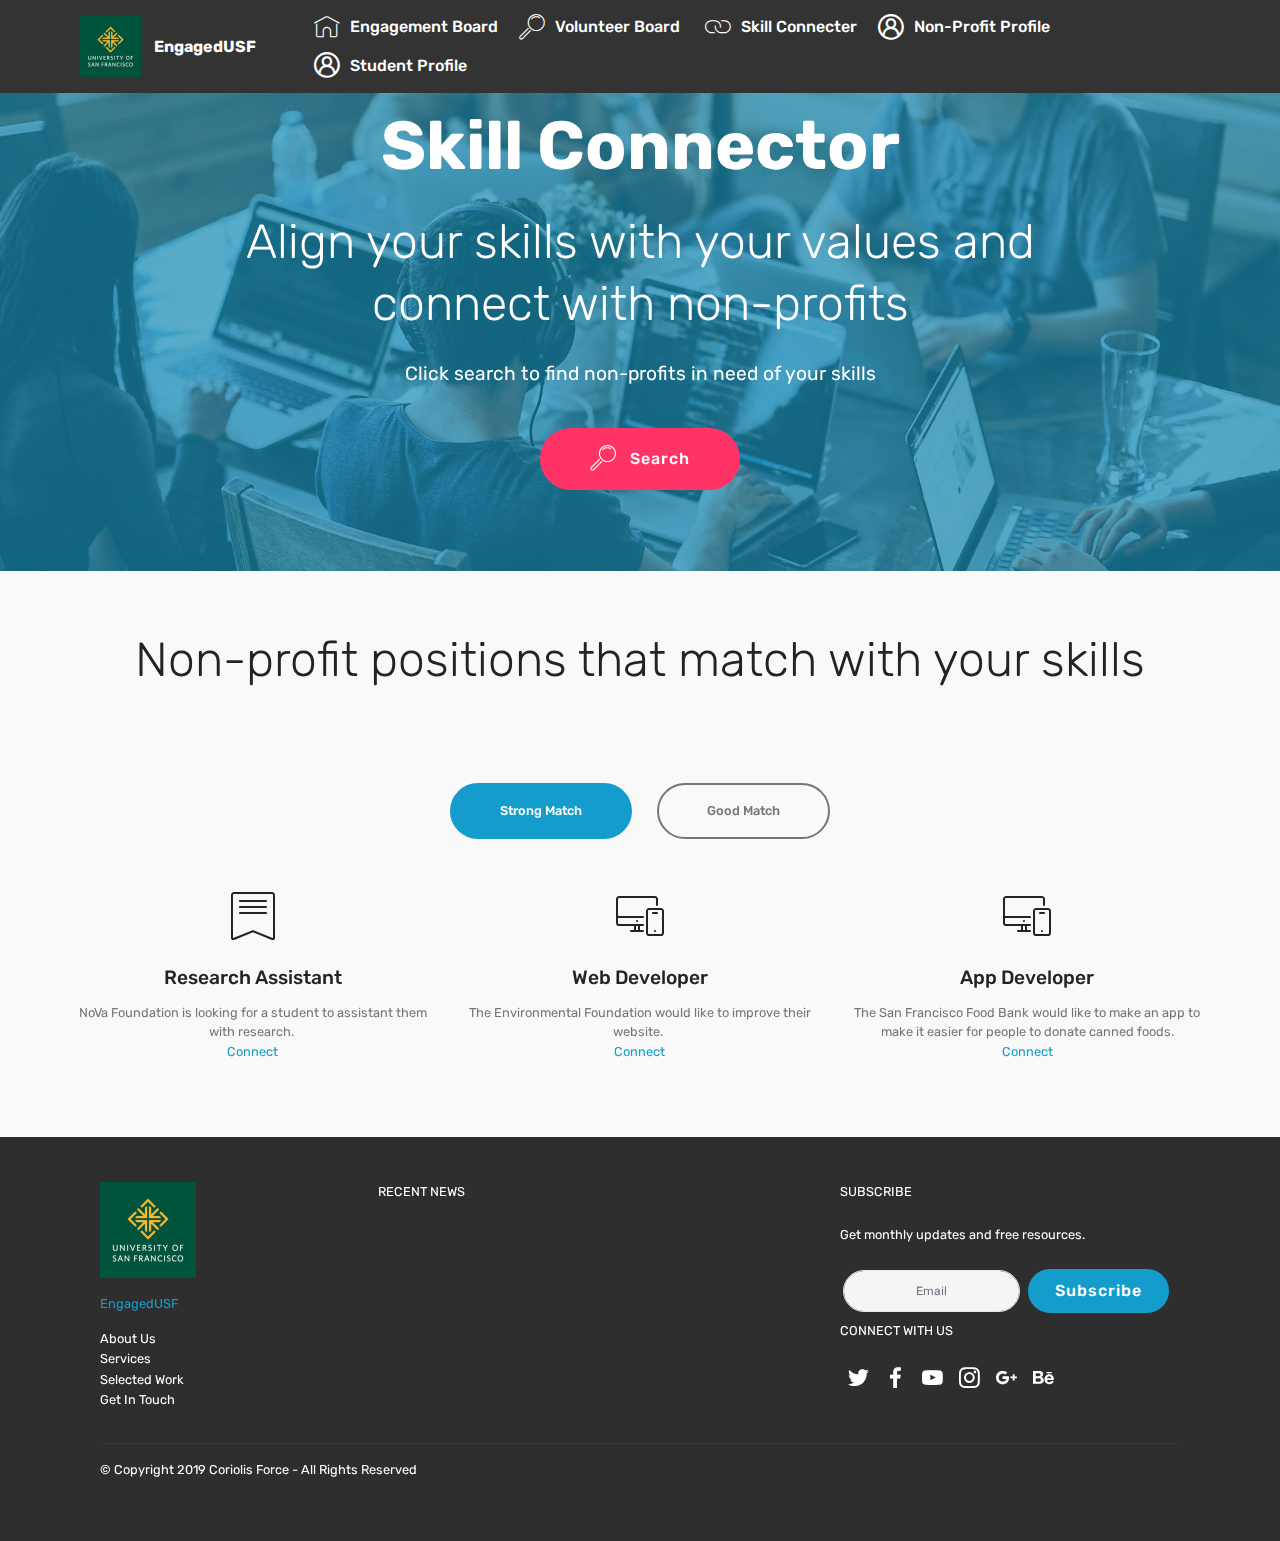
<file: page5.html>
<!DOCTYPE html>
<html  >
<head>
  <!-- Site made with Mobirise Website Builder v4.9.7, https://mobirise.com -->
  <meta charset="UTF-8">
  <meta http-equiv="X-UA-Compatible" content="IE=edge">
  <meta name="generator" content="Mobirise v4.9.7, mobirise.com">
  <meta name="viewport" content="width=device-width, initial-scale=1, minimum-scale=1">
  <link rel="shortcut icon" href="assets/images/university-of-san-francisco-122x122.jpg" type="image/x-icon">
  <meta name="description" content="Web Page Creator Description">
  
  <title>Skill Connector</title>
  <link rel="stylesheet" href="assets/web/assets/mobirise-icons/mobirise-icons.css">
  <link rel="stylesheet" href="assets/web/assets/mobirise-icons2/mobirise2.css">
  <link rel="stylesheet" href="assets/icon54-v4/style.css">
  <link rel="stylesheet" href="assets/tether/tether.min.css">
  <link rel="stylesheet" href="assets/soundcloud-plugin/style.css">
  <link rel="stylesheet" href="assets/bootstrap/css/bootstrap.min.css">
  <link rel="stylesheet" href="assets/bootstrap/css/bootstrap-grid.min.css">
  <link rel="stylesheet" href="assets/bootstrap/css/bootstrap-reboot.min.css">
  <link rel="stylesheet" href="assets/socicon/css/styles.css">
  <link rel="stylesheet" href="assets/dropdown/css/style.css">
  <link rel="stylesheet" href="assets/theme/css/style.css">
  <link rel="stylesheet" href="assets/mobirise/css/mbr-additional.css" type="text/css">
  
  
  
</head>
<body>
  <section class="header1 cid-rlL3jhBSrS mbr-parallax-background" id="header1-i">

    

    <div class="mbr-overlay" style="opacity: 0.6; background-color: rgb(20, 157, 204);">
    </div>

    <div class="container">
        <div class="row justify-content-md-center">
            <div class="mbr-white col-md-10">
                <h1 class="mbr-section-title align-center mbr-bold pb-3 mbr-fonts-style display-1">
                    Skill Connector</h1>
                <h3 class="mbr-section-subtitle align-center mbr-light pb-3 mbr-fonts-style display-2">Align your skills with your values and connect with non-profits</h3>
                <p class="mbr-text align-center pb-3 mbr-fonts-style display-5">Click search to find non-profits in need of your skills</p>
                <div class="mbr-section-btn align-center"><a class="btn btn-md btn-secondary display-4" href="page5.html#tabs3-j"><span class="mbri-search mbr-iconfont mbr-iconfont-btn"></span>
                        Search</a></div>
            </div>
        </div>
    </div>

</section>

<section class="engine"><a href="https://mobirise.info/z">best html templates</a></section><section class="menu cid-qTkzRZLJNu" once="menu" id="menu1-7">

    

    <nav class="navbar navbar-expand beta-menu navbar-dropdown align-items-center navbar-fixed-top navbar-toggleable-sm">
        <button class="navbar-toggler navbar-toggler-right" type="button" data-toggle="collapse" data-target="#navbarSupportedContent" aria-controls="navbarSupportedContent" aria-expanded="false" aria-label="Toggle navigation">
            <div class="hamburger">
                <span></span>
                <span></span>
                <span></span>
                <span></span>
            </div>
        </button>
        <div class="menu-logo">
            <div class="navbar-brand">
                <span class="navbar-logo">
                    <a href="index.html">
                         <img src="assets/images/university-of-san-francisco-122x122.jpg" alt="EngagedUSF" title="" style="height: 3.8rem;">
                    </a>
                </span>
                <span class="navbar-caption-wrap"><a class="navbar-caption text-white display-4" href="index.html">EngagedUSF</a></span>
            </div>
        </div>
        <div class="collapse navbar-collapse" id="navbarSupportedContent">
            <ul class="navbar-nav nav-dropdown nav-right" data-app-modern-menu="true"><li class="nav-item"><a class="nav-link link text-white display-4" href="index.html">
                        <span class="mbri-home mbr-iconfont mbr-iconfont-btn"></span>
                        Engagement Board</a></li><li class="nav-item">
                    <a class="nav-link link text-white display-4" href="page1.html">
                        <span class="mbri-search mbr-iconfont mbr-iconfont-btn"></span>Volunteer Board&nbsp;</a>
                </li><li class="nav-item"><a class="nav-link link text-white display-4" href="page5.html"><span class="mbri-link mbr-iconfont mbr-iconfont-btn"></span>
                        Skill Connecter</a></li><li class="nav-item">
                    <a class="nav-link link text-white display-4" href="page3.html"><span class="mobi-mbri mobi-mbri-user-2 mbr-iconfont mbr-iconfont-btn"></span>Non-Profit Profile</a>
                </li><li class="nav-item"><a class="nav-link link text-white display-4" href="page2.html"><span class="mobi-mbri mobi-mbri-user-2 mbr-iconfont mbr-iconfont-btn"></span>Student Profile</a></li></ul>
            
        </div>
    </nav>
</section>

<section class="tabs3 cid-rlL6AH9QQO" id="tabs3-j">

    

    

    <div class="container">
        <h2 class="mbr-section-title align-center pb-3 mbr-fonts-style display-2">
           Non-profit positions that match with your skills</h2>
        
    </div>
    <div class="container-fluid">
        <div class="row tabcont">
            <ul class="nav nav-tabs pt-3 mt-5" role="tablist">
                <li class="nav-item mbr-fonts-style"><a class="nav-link show active display-7" role="tab" data-toggle="tab" href="#tabs3-j_tab0" aria-selected="true">Strong Match</a></li>
                <li class="nav-item mbr-fonts-style"><a class="nav-link  show active display-7" role="tab" data-toggle="tab" href="#tabs3-j_tab1" aria-selected="true">Good Match</a></li>
                
                
                
                
            </ul>
        </div>
    </div>

    <div class="container">
        <div class="row px-1">
            <div class="tab-content">
                <div id="tab1" class="tab-pane in active mbr-table" role="tabpanel">
                    <div class="row tab-content-row">
                        <div class="col-xs-12 col-md-6 col-lg-4">
                            <div class="card-img ">
                                <span class="mbr-iconfont mbri-bookmark"></span>
                            </div>
                            <h4 class="mbr-element-title  align-center mbr-fonts-style pb-2 display-5">Research Assistant</h4>
                            <p class="mbr-section-text  align-center mbr-fonts-style display-7">NoVa Foundation is looking for a student to assistant them with research.&nbsp;<br><a href="http://usfca.edu">Connect</a></p>
                        </div>

                        <div class="col-xs-12 col-md-6 col-lg-4">
                            <div class="card-img ">
                                <span class="mbri-responsive mbr-iconfont"></span>
                            </div>
                            <h4 class="mbr-element-title  align-center mbr-fonts-style pb-2 display-5">
                                Web Developer</h4>
                            <p class="mbr-section-text  align-center mbr-fonts-style display-7">
                                The Environmental Foundation would like to improve their website.&nbsp;<br><a href="http://usfca.edu">Connect</a></p>
                        </div>

                        <div class="col-xs-12 col-md-6 col-lg-4">
                            <div class="card-img ">
                                <span class="mbri-responsive mbr-iconfont"></span>
                            </div>
                            <h4 class="mbr-element-title  align-center mbr-fonts-style pb-2 display-5">App Developer</h4>
                            <p class="mbr-section-text  align-center mbr-fonts-style display-7">The San Francisco Food Bank would like to make an app to make it easier for people to donate canned foods.<br><a href="http://usfca.edu">Connect</a></p>
                        </div>

                        
                    </div>
                </div>

                <div id="tab2" class="tab-pane  mbr-table" role="tabpanel">
                    <div class="row tab-content-row">
                        <div class="col-xs-12 col-md-6 col-lg-4">
                            <div class="card-img ">
                                <span class="mbr-iconfont mbri-edit"></span>
                            </div>
                            <h4 class="mbr-element-title  align-center mbr-fonts-style pb-2 display-5">
                                Grant Writer</h4>
                            <p class="mbr-section-text  align-center mbr-fonts-style display-7">Education For Youth would like help with grant writing to &nbsp;increase the number of communities they can serve.<br><a href="http://usfca.edu">Connect</a>&nbsp;</p>
                        </div>

                        <div class="col-xs-12 col-md-6 col-lg-4">
                            <div class="card-img ">
                                <span class="mbr-iconfont icon54-v4-design-mug"></span>
                            </div>
                            <h4 class="mbr-element-title  align-center mbr-fonts-style pb-2 display-5">Product Designer</h4>
                            <p class="mbr-section-text  align-center mbr-fonts-style display-7">
                                Latinos In Tech would like help designing their next product&nbsp;<br><a href="http://usfca.edu">Connect</a></p>
                        </div>

                        <div class="col-xs-12 col-md-6 col-lg-4">
                            <div class="card-img ">
                                <span class="mbr-iconfont mbri-like"></span>
                            </div>
                            <h4 class="mbr-element-title  align-center mbr-fonts-style pb-2 display-5">Social Media Manager</h4>
                            <p class="mbr-section-text  align-center mbr-fonts-style display-7">East Bay Zoological Society is looking for a someone to manage their social media accounts.&nbsp;<br><a href="http://usfca.edu">Connect</a></p>
                        </div>

                        
                    </div>
                </div>

                <div id="tab3" class="tab-pane  mbr-table" role="tabpanel">
                    <div class="row tab-content-row">
                        <div class="col-xs-12 col-md-6 col-lg-4">
                            <div class="card-img ">
                                <span class="mbri-extension mbr-iconfont"></span>
                            </div>
                            <h4 class="mbr-element-title  align-center mbr-fonts-style pb-2 display-5">
                                TRENDY WEBSITE BLOCKS
                            </h4>
                            <p class="mbr-section-text  align-center mbr-fonts-style display-7">
                                Choose from the large selection  pre-made blocks - full-screen intro, bootstrap carousel, slider, responsive image gallery with, parallax scrolling, sticky header and more.
                            </p>
                        </div>

                        <div class="col-xs-12 col-md-6 col-lg-4">
                            <div class="card-img ">
                                <span class="mbri-extension mbr-iconfont"></span>
                            </div>
                            <h4 class="mbr-element-title  align-center mbr-fonts-style pb-2 display-5">
                                TRENDY WEBSITE BLOCKS
                            </h4>
                            <p class="mbr-section-text  align-center mbr-fonts-style display-7">
                                Choose from the large selection  pre-made blocks - full-screen intro, bootstrap carousel, slider, responsive image gallery with, parallax scrolling, sticky header and more.
                            </p>
                        </div>

                        <div class="col-xs-12 col-md-6 col-lg-4">
                            <div class="card-img ">
                                <span class="mbri-extension mbr-iconfont"></span>
                            </div>
                            <h4 class="mbr-element-title  align-center mbr-fonts-style pb-2 display-5">
                                TRENDY WEBSITE BLOCKS
                            </h4>
                            <p class="mbr-section-text  align-center mbr-fonts-style display-7">
                                Choose from the large selection  pre-made blocks - full-screen intro, bootstrap carousel, slider, responsive image gallery with, parallax scrolling, sticky header and more.
                            </p>
                        </div>

                        
                    </div>
                </div>

                <div id="tab4" class="tab-pane  mbr-table" role="tabpanel">
                    <div class="row tab-content-row">
                        <div class="col-xs-12 col-md-6 col-lg-4">
                            <div class="card-img ">
                                <span class="mbri-responsive mbr-iconfont"></span>
                            </div>
                            <h4 class="mbr-element-title  align-center mbr-fonts-style pb-2 display-5">
                                MOBILE FRIENDLY
                            </h4>
                            <p class="mbr-section-text  align-center mbr-fonts-style display-7">
                                No special actions required, all sites you make with Mobirise are mobile-friendly. You don't have to create a special mobile version of your site, it will adapt automagically.
                            </p>
                        </div>

                        <div class="col-xs-12 col-md-6 col-lg-4">
                            <div class="card-img ">
                                <span class="mbri-responsive mbr-iconfont"></span>
                            </div>
                            <h4 class="mbr-element-title  align-center mbr-fonts-style pb-2 display-5">
                                MOBILE FRIENDLY
                            </h4>
                            <p class="mbr-section-text  align-center mbr-fonts-style display-7">
                                No special actions required, all sites you make with Mobirise are mobile-friendly. You don't have to create a special mobile version of your site, it will adapt automagically.
                            </p>
                        </div>

                        <div class="col-xs-12 col-md-6 col-lg-4">
                            <div class="card-img ">
                                <span class="mbri-responsive mbr-iconfont"></span>
                            </div>
                            <h4 class="mbr-element-title  align-center mbr-fonts-style pb-2 display-5">
                                MOBILE FRIENDLY
                            </h4>
                            <p class="mbr-section-text  align-center mbr-fonts-style display-7">
                                No special actions required, all sites you make with Mobirise are mobile-friendly. You don't have to create a special mobile version of your site, it will adapt automagically.
                            </p>
                        </div>

                        
                    </div>
                </div>

                <div id="tab5" class="tab-pane  mbr-table" role="tabpanel">
                    <div class="row tab-content-row">
                        <div class="col-xs-12 col-md-6 col-lg-4">
                            <div class="card-img ">
                                <span class="mbri-bootstrap mbr-iconfont"></span>
                            </div>
                            <h4 class="mbr-element-title  align-center mbr-fonts-style pb-2 display-5">
                                IT'S EASY AND SIMPLE
                            </h4>
                            <p class="mbr-section-text  align-center mbr-fonts-style display-7">
                                Cut down the development time with drag-and-drop website builder. Drop the blocks into the page, edit content inline and publish - no technical skills required.
                            </p>
                        </div>

                        <div class="col-xs-12 col-md-6 col-lg-4">
                            <div class="card-img ">
                                <span class="mbri-bootstrap mbr-iconfont"></span>
                            </div>
                            <h4 class="mbr-element-title  align-center mbr-fonts-style pb-2 display-5">
                                IT'S EASY AND SIMPLE
                            </h4>
                            <p class="mbr-section-text  align-center mbr-fonts-style display-7">
                                Cut down the development time with drag-and-drop website builder. Drop the blocks into the page, edit content inline and publish - no technical skills required.
                            </p>
                        </div>

                        <div class="col-xs-12 col-md-6 col-lg-4">
                            <div class="card-img ">
                                <span class="mbri-bootstrap mbr-iconfont"></span>
                            </div>
                            <h4 class="mbr-element-title  align-center mbr-fonts-style pb-2 display-5">
                                IT'S EASY AND SIMPLE
                            </h4>
                            <p class="mbr-section-text  align-center mbr-fonts-style display-7">
                                Cut down the development time with drag-and-drop website builder. Drop the blocks into the page, edit content inline and publish - no technical skills required.
                            </p>
                        </div>

                        
                    </div>
                </div>

                <div id="tab6" class="tab-pane  mbr-table" role="tabpanel">
                    <div class="row tab-content-row">
                        <div class="col-xs-12 col-md-6 col-lg-4">
                            <div class="card-img ">
                                <span class="mbri-extension mbr-iconfont"></span>
                            </div>
                            <h4 class="mbr-element-title  align-center mbr-fonts-style pb-2 display-5">
                                TRENDY WEBSITE BLOCKS
                            </h4>
                            <p class="mbr-section-text  align-center mbr-fonts-style display-7">
                                Choose from the large selection  pre-made blocks - full-screen intro, bootstrap carousel, slider, responsive image gallery with, parallax scrolling, sticky header and more.
                            </p>
                        </div>

                        <div class="col-xs-12 col-md-6 col-lg-4">
                            <div class="card-img ">
                                <span class="mbri-extension mbr-iconfont"></span>
                            </div>
                            <h4 class="mbr-element-title  align-center mbr-fonts-style pb-2 display-5">
                                TRENDY WEBSITE BLOCKS
                            </h4>
                            <p class="mbr-section-text  align-center mbr-fonts-style display-7">
                                Choose from the large selection  pre-made blocks - full-screen intro, bootstrap carousel, slider, responsive image gallery with, parallax scrolling, sticky header and more.
                            </p>
                        </div>

                        <div class="col-xs-12 col-md-6 col-lg-4">
                            <div class="card-img ">
                                <span class="mbri-extension mbr-iconfont"></span>
                            </div>
                            <h4 class="mbr-element-title  align-center mbr-fonts-style pb-2 display-5">
                                TRENDY WEBSITE BLOCKS
                            </h4>
                            <p class="mbr-section-text  align-center mbr-fonts-style display-7">
                                Choose from the large selection  pre-made blocks - full-screen intro, bootstrap carousel, slider, responsive image gallery with, parallax scrolling, sticky header and more.
                            </p>
                        </div>

                        
                    </div>
                </div>
            </div>
        </div>
    </div>
</section>

<section class="footer4 cid-rlwmitfRr6" id="footer4-d">

    

    

    <div class="container">
        <div class="media-container-row content mbr-white">
            <div class="col-md-3 col-sm-4">
                <div class="mb-3 img-logo">
                    <a href="index.html">
                        <img src="assets/images/university-of-san-francisco-192x192.jpg" alt="EngagedUSFCA" title="">
                    </a>
                </div>
                <p class="mb-3 mbr-fonts-style foot-title display-7"><a href="index.html">
                    EngagedUSF</a></p>
                <p class="mbr-text mbr-fonts-style mbr-links-column display-7">
                    <a href="#" class="text-white">About Us</a>
                    <br><a href="#" class="text-white">Services</a>
                    <br><a href="#" class="text-white">Selected Work</a>
                    <br><a href="#" class="text-white">Get In Touch</a>
                </p>
            </div>
            <div class="col-md-4 col-sm-8">
                <p class="mb-4 foot-title mbr-fonts-style display-7">
                    RECENT NEWS
                </p>
                <p class="mbr-text mbr-fonts-style foot-text display-7"></p>
            </div>
            <div class="col-md-4 offset-md-1 col-sm-12">
                <p class="mb-4 foot-title mbr-fonts-style display-7">
                    SUBSCRIBE
                </p>
                <p class="mbr-text mbr-fonts-style form-text display-7">
                    Get monthly updates and free resources.
                </p>
                <div class="media-container-column" data-form-type="formoid">
                    <!---Formbuilder Form--->
                    <form action="https://mobirise.com/" method="POST" class="mbr-form form-with-styler" data-form-title="Mobirise Form"><input type="hidden" name="email" data-form-email="true" value="XWnCnIOs6sOer/LUZKV1wAhV76+fYsVjDwvYAgOYEC8hvM4kvzNZ+KGROuRvEZyPICuyPE2r8R0u5/R0uDDGhy5BZJsNa85kboCuo95A3ho//S+qiNkrlFlETPelr//j">
                        <div class="row form-inline justify-content-center">
                            <div hidden="hidden" data-form-alert="" class="alert alert-success col-12">Thanks for filling out the form!</div>
                            <div hidden="hidden" data-form-alert-danger="" class="alert alert-danger col-12">
                                                    </div>
                        </div>
                        <div class="dragArea row form-inline justify-content-center">
                            <div class="col-auto  form-group " data-for="email">
                                <input type="email" name="email" placeholder="Email" data-form-field="Email" required="required" class="form-control input-sm input-inverse my-2 display-7" id="email-footer4-d">
                            </div>
                            <div class="col-auto  input-group-btn  m-2"><button type="submit" class="btn btn-primary m-0 display-4">Subscribe</button></div>
                        </div>
                    </form><!---Formbuilder Form--->
                </div>
                <p class="mb-4 mbr-fonts-style foot-title display-7">
                    CONNECT WITH US
                </p>
                <div class="social-list pl-0 mb-0">
                        <div class="soc-item">
                            
                                <span class="mbr-iconfont mbr-iconfont-social socicon-twitter socicon"></span>
                            
                        </div>
                        <div class="soc-item">
                            
                                <span class="mbr-iconfont mbr-iconfont-social socicon-facebook socicon"></span>
                            
                        </div>
                        <div class="soc-item">
                            
                                <span class="mbr-iconfont mbr-iconfont-social socicon-youtube socicon"></span>
                            
                        </div>
                        <div class="soc-item">
                            
                                <span class="mbr-iconfont mbr-iconfont-social socicon-instagram socicon"></span>
                            
                        </div>
                        <div class="soc-item">
                            
                                <span class="mbr-iconfont mbr-iconfont-social socicon-googleplus socicon"></span>
                            
                        </div>
                        <div class="soc-item">
                            
                                <span class="mbr-iconfont mbr-iconfont-social socicon-behance socicon"></span>
                            
                        </div>
                </div>
            </div>
        </div>
        <div class="footer-lower">
            <div class="media-container-row">
                <div class="col-sm-12">
                    <hr>
                </div>
            </div>
            <div class="media-container-row mbr-white">
                <div class="col-sm-12 copyright">
                    <p class="mbr-text mbr-fonts-style display-7">
                        © Copyright 2019 Coriolis Force - All Rights Reserved
                    </p>
                </div>
            </div>
        </div>
    </div>
</section>


  <script src="assets/web/assets/jquery/jquery.min.js"></script>
  <script src="assets/popper/popper.min.js"></script>
  <script src="assets/tether/tether.min.js"></script>
  <script src="assets/bootstrap/js/bootstrap.min.js"></script>
  <script src="assets/touchswipe/jquery.touch-swipe.min.js"></script>
  <script src="assets/mbr-tabs/mbr-tabs.js"></script>
  <script src="assets/smoothscroll/smooth-scroll.js"></script>
  <script src="assets/dropdown/js/script.min.js"></script>
  <script src="assets/parallax/jarallax.min.js"></script>
  <script src="assets/theme/js/script.js"></script>
  <script src="assets/formoid/formoid.min.js"></script>
  
  
</body>
</html>
</file>
<file: assets/web/assets/mobirise-icons2/mobirise2.css>
@font-face {
  font-family: 'Moririse2';
  src:  url('mobirise2.eot?f2bix4');
  src:  url('mobirise2.eot?f2bix4#iefix') format('embedded-opentype'),
    url('mobirise2.ttf?f2bix4') format('truetype'),
    url('mobirise2.woff?f2bix4') format('woff'),
    url('mobirise2.svg?f2bix4#mobirise2') format('svg');
  font-weight: normal;
  font-style: normal;
}

[class^="mobi-"], [class*=" mobi-"] {
  /* use !important to prevent issues with browser extensions that change fonts */
  font-family: 'Moririse2' !important;
  speak: none;
  font-style: normal;
  font-weight: normal;
  font-variant: normal;
  text-transform: none;
  line-height: 1;

  /* Better Font Rendering =========== */
  -webkit-font-smoothing: antialiased;
  -moz-osx-font-smoothing: grayscale;
}

.mobi-mbri-add-submenu:before {
  content: "\e900";
}
.mobi-mbri-alert:before {
  content: "\e901";
}
.mobi-mbri-align-center:before {
  content: "\e902";
}
.mobi-mbri-align-justify:before {
  content: "\e903";
}
.mobi-mbri-align-left:before {
  content: "\e904";
}
.mobi-mbri-align-right:before {
  content: "\e905";
}
.mobi-mbri-android:before {
  content: "\e906";
}
.mobi-mbri-apple:before {
  content: "\e907";
}
.mobi-mbri-arrow-down:before {
  content: "\e908";
}
.mobi-mbri-arrow-next:before {
  content: "\e909";
}
.mobi-mbri-arrow-prev:before {
  content: "\e90a";
}
.mobi-mbri-arrow-up:before {
  content: "\e90b";
}
.mobi-mbri-bold:before {
  content: "\e90c";
}
.mobi-mbri-bookmark:before {
  content: "\e90d";
}
.mobi-mbri-bootstrap:before {
  content: "\e90e";
}
.mobi-mbri-briefcase:before {
  content: "\e90f";
}
.mobi-mbri-browse:before {
  content: "\e910";
}
.mobi-mbri-bulleted-list:before {
  content: "\e911";
}
.mobi-mbri-calendar:before {
  content: "\e912";
}
.mobi-mbri-camera:before {
  content: "\e913";
}
.mobi-mbri-cart-add:before {
  content: "\e914";
}
.mobi-mbri-cart-full:before {
  content: "\e915";
}
.mobi-mbri-cash:before {
  content: "\e916";
}
.mobi-mbri-change-style:before {
  content: "\e917";
}
.mobi-mbri-chat:before {
  content: "\e918";
}
.mobi-mbri-clock:before {
  content: "\e919";
}
.mobi-mbri-close:before {
  content: "\e91a";
}
.mobi-mbri-cloud:before {
  content: "\e91b";
}
.mobi-mbri-code:before {
  content: "\e91c";
}
.mobi-mbri-contact-form:before {
  content: "\e91d";
}
.mobi-mbri-credit-card:before {
  content: "\e91e";
}
.mobi-mbri-cursor-click:before {
  content: "\e91f";
}
.mobi-mbri-cust-feedback:before {
  content: "\e920";
}
.mobi-mbri-database:before {
  content: "\e921";
}
.mobi-mbri-delivery:before {
  content: "\e922";
}
.mobi-mbri-desktop:before {
  content: "\e923";
}
.mobi-mbri-devices:before {
  content: "\e924";
}
.mobi-mbri-down:before {
  content: "\e925";
}
.mobi-mbri-download-2:before {
  content: "\e926";
}
.mobi-mbri-download:before {
  content: "\e927";
}
.mobi-mbri-drag-n-drop-2:before {
  content: "\e928";
}
.mobi-mbri-drag-n-drop:before {
  content: "\e929";
}
.mobi-mbri-edit-2:before {
  content: "\e92a";
}
.mobi-mbri-edit:before {
  content: "\e92b";
}
.mobi-mbri-error:before {
  content: "\e92c";
}
.mobi-mbri-extension:before {
  content: "\e92d";
}
.mobi-mbri-features:before {
  content: "\e92e";
}
.mobi-mbri-file:before {
  content: "\e92f";
}
.mobi-mbri-flag:before {
  content: "\e930";
}
.mobi-mbri-folder:before {
  content: "\e931";
}
.mobi-mbri-gift:before {
  content: "\e932";
}
.mobi-mbri-github:before {
  content: "\e933";
}
.mobi-mbri-globe-2:before {
  content: "\e934";
}
.mobi-mbri-globe:before {
  content: "\e935";
}
.mobi-mbri-growing-chart:before {
  content: "\e936";
}
.mobi-mbri-hearth:before {
  content: "\e937";
}
.mobi-mbri-help:before {
  content: "\e938";
}
.mobi-mbri-home:before {
  content: "\e939";
}
.mobi-mbri-hot-cup:before {
  content: "\e93a";
}
.mobi-mbri-idea:before {
  content: "\e93b";
}
.mobi-mbri-image-gallery:before {
  content: "\e93c";
}
.mobi-mbri-image-slider:before {
  content: "\e93d";
}
.mobi-mbri-info:before {
  content: "\e93e";
}
.mobi-mbri-italic:before {
  content: "\e93f";
}
.mobi-mbri-key:before {
  content: "\e940";
}
.mobi-mbri-laptop:before {
  content: "\e941";
}
.mobi-mbri-layers:before {
  content: "\e942";
}
.mobi-mbri-left-right:before {
  content: "\e943";
}
.mobi-mbri-left:before {
  content: "\e944";
}
.mobi-mbri-letter:before {
  content: "\e945";
}
.mobi-mbri-like:before {
  content: "\e946";
}
.mobi-mbri-link:before {
  content: "\e947";
}
.mobi-mbri-lock:before {
  content: "\e948";
}
.mobi-mbri-login:before {
  content: "\e949";
}
.mobi-mbri-logout:before {
  content: "\e94a";
}
.mobi-mbri-magic-stick:before {
  content: "\e94b";
}
.mobi-mbri-map-pin:before {
  content: "\e94c";
}
.mobi-mbri-menu:before {
  content: "\e94d";
}
.mobi-mbri-mobile-2:before {
  content: "\e94e";
}
.mobi-mbri-mobile-horizontal:before {
  content: "\e94f";
}
.mobi-mbri-mobile:before {
  content: "\e950";
}
.mobi-mbri-mobirise:before {
  content: "\e951";
}
.mobi-mbri-more-horizontal:before {
  content: "\e952";
}
.mobi-mbri-more-vertical:before {
  content: "\e953";
}
.mobi-mbri-music:before {
  content: "\e954";
}
.mobi-mbri-new-file:before {
  content: "\e955";
}
.mobi-mbri-numbered-list:before {
  content: "\e956";
}
.mobi-mbri-opened-folder:before {
  content: "\e957";
}
.mobi-mbri-pages:before {
  content: "\e958";
}
.mobi-mbri-paper-plane:before {
  content: "\e959";
}
.mobi-mbri-paperclip:before {
  content: "\e95a";
}
.mobi-mbri-phone:before {
  content: "\e95b";
}
.mobi-mbri-photo:before {
  content: "\e95c";
}
.mobi-mbri-photos:before {
  content: "\e95d";
}
.mobi-mbri-pin:before {
  content: "\e95e";
}
.mobi-mbri-play:before {
  content: "\e95f";
}
.mobi-mbri-plus:before {
  content: "\e960";
}
.mobi-mbri-preview:before {
  content: "\e961";
}
.mobi-mbri-print:before {
  content: "\e962";
}
.mobi-mbri-protect:before {
  content: "\e963";
}
.mobi-mbri-question:before {
  content: "\e964";
}
.mobi-mbri-quote-left:before {
  content: "\e965";
}
.mobi-mbri-quote-right:before {
  content: "\e966";
}
.mobi-mbri-redo:before {
  content: "\e967";
}
.mobi-mbri-refresh:before {
  content: "\e968";
}
.mobi-mbri-responsive-2:before {
  content: "\e969";
}
.mobi-mbri-responsive:before {
  content: "\e96a";
}
.mobi-mbri-right:before {
  content: "\e96b";
}
.mobi-mbri-rocket:before {
  content: "\e96c";
}
.mobi-mbri-sad-face:before {
  content: "\e96d";
}
.mobi-mbri-sale:before {
  content: "\e96e";
}
.mobi-mbri-save:before {
  content: "\e96f";
}
.mobi-mbri-search:before {
  content: "\e970";
}
.mobi-mbri-setting-2:before {
  content: "\e971";
}
.mobi-mbri-setting-3:before {
  content: "\e972";
}
.mobi-mbri-setting:before {
  content: "\e973";
}
.mobi-mbri-share:before {
  content: "\e974";
}
.mobi-mbri-shopping-bag:before {
  content: "\e975";
}
.mobi-mbri-shopping-basket:before {
  content: "\e976";
}
.mobi-mbri-shopping-cart:before {
  content: "\e977";
}
.mobi-mbri-sites:before {
  content: "\e978";
}
.mobi-mbri-smile-face:before {
  content: "\e979";
}
.mobi-mbri-speed:before {
  content: "\e97a";
}
.mobi-mbri-star:before {
  content: "\e97b";
}
.mobi-mbri-success:before {
  content: "\e97c";
}
.mobi-mbri-sun:before {
  content: "\e97d";
}
.mobi-mbri-sun2:before {
  content: "\e97e";
}
.mobi-mbri-tablet-vertical:before {
  content: "\e97f";
}
.mobi-mbri-tablet:before {
  content: "\e980";
}
.mobi-mbri-target:before {
  content: "\e981";
}
.mobi-mbri-timer:before {
  content: "\e982";
}
.mobi-mbri-to-ftp:before {
  content: "\e983";
}
.mobi-mbri-to-local-drive:before {
  content: "\e984";
}
.mobi-mbri-touch-swipe:before {
  content: "\e985";
}
.mobi-mbri-touch:before {
  content: "\e986";
}
.mobi-mbri-trash:before {
  content: "\e987";
}
.mobi-mbri-underline:before {
  content: "\e988";
}
.mobi-mbri-undo:before {
  content: "\e989";
}
.mobi-mbri-unlink:before {
  content: "\e98a";
}
.mobi-mbri-unlock:before {
  content: "\e98b";
}
.mobi-mbri-up-down:before {
  content: "\e98c";
}
.mobi-mbri-up:before {
  content: "\e98d";
}
.mobi-mbri-update:before {
  content: "\e98e";
}
.mobi-mbri-upload-2:before {
  content: "\e98f";
}
.mobi-mbri-upload:before {
  content: "\e990";
}
.mobi-mbri-user-2:before {
  content: "\e991";
}
.mobi-mbri-user:before {
  content: "\e992";
}
.mobi-mbri-users:before {
  content: "\e993";
}
.mobi-mbri-video-play:before {
  content: "\e994";
}
.mobi-mbri-video:before {
  content: "\e995";
}
.mobi-mbri-watch:before {
  content: "\e996";
}
.mobi-mbri-website-theme-2:before {
  content: "\e997";
}
.mobi-mbri-website-theme:before {
  content: "\e998";
}
.mobi-mbri-wifi:before {
  content: "\e999";
}
.mobi-mbri-windows:before {
  content: "\e99a";
}
.mobi-mbri-zoom-in:before {
  content: "\e99b";
}
.mobi-mbri-zoom-out:before {
  content: "\e99c";
}
</file>
<file: assets/web/assets/mobirise-icons/mobirise-icons.css>
@font-face {
  font-family: 'MobiriseIcons';
  src:  url('mobirise-icons.eot?spat4u');
  src:  url('mobirise-icons.eot?spat4u#iefix') format('embedded-opentype'),
    url('mobirise-icons.ttf?spat4u') format('truetype'),
    url('mobirise-icons.woff?spat4u') format('woff'),
    url('mobirise-icons.svg?spat4u#MobiriseIcons') format('svg');
  font-weight: normal;
  font-style: normal;
}

[class^="mbri-"], [class*=" mbri-"] {
  /* use !important to prevent issues with browser extensions that change fonts */
  font-family: MobiriseIcons !important;
  speak: none;
  font-style: normal;
  font-weight: normal;
  font-variant: normal;
  text-transform: none;
  line-height: 1;

  /* Better Font Rendering =========== */
  -webkit-font-smoothing: antialiased;
  -moz-osx-font-smoothing: grayscale;
}

.mbri-add-submenu:before {
  content: "\e900";
}
.mbri-alert:before {
  content: "\e901";
}
.mbri-align-center:before {
  content: "\e902";
}
.mbri-align-justify:before {
  content: "\e903";
}
.mbri-align-left:before {
  content: "\e904";
}
.mbri-align-right:before {
  content: "\e905";
}
.mbri-android:before {
  content: "\e906";
}
.mbri-apple:before {
  content: "\e907";
}
.mbri-arrow-down:before {
  content: "\e908";
}
.mbri-arrow-next:before {
  content: "\e909";
}
.mbri-arrow-prev:before {
  content: "\e90a";
}
.mbri-arrow-up:before {
  content: "\e90b";
}
.mbri-bold:before {
  content: "\e90c";
}
.mbri-bookmark:before {
  content: "\e90d";
}
.mbri-bootstrap:before {
  content: "\e90e";
}
.mbri-briefcase:before {
  content: "\e90f";
}
.mbri-browse:before {
  content: "\e910";
}
.mbri-bulleted-list:before {
  content: "\e911";
}
.mbri-calendar:before {
  content: "\e912";
}
.mbri-camera:before {
  content: "\e913";
}
.mbri-cart-add:before {
  content: "\e914";
}
.mbri-cart-full:before {
  content: "\e915";
}
.mbri-cash:before {
  content: "\e916";
}
.mbri-change-style:before {
  content: "\e917";
}
.mbri-chat:before {
  content: "\e918";
}
.mbri-clock:before {
  content: "\e919";
}
.mbri-close:before {
  content: "\e91a";
}
.mbri-cloud:before {
  content: "\e91b";
}
.mbri-code:before {
  content: "\e91c";
}
.mbri-contact-form:before {
  content: "\e91d";
}
.mbri-credit-card:before {
  content: "\e91e";
}
.mbri-cursor-click:before {
  content: "\e91f";
}
.mbri-cust-feedback:before {
  content: "\e920";
}
.mbri-database:before {
  content: "\e921";
}
.mbri-delivery:before {
  content: "\e922";
}
.mbri-desktop:before {
  content: "\e923";
}
.mbri-devices:before {
  content: "\e924";
}
.mbri-down:before {
  content: "\e925";
}
.mbri-download:before {
  content: "\e989";
}
.mbri-drag-n-drop:before {
  content: "\e927";
}
.mbri-drag-n-drop2:before {
  content: "\e928";
}
.mbri-edit:before {
  content: "\e929";
}
.mbri-edit2:before {
  content: "\e92a";
}
.mbri-error:before {
  content: "\e92b";
}
.mbri-extension:before {
  content: "\e92c";
}
.mbri-features:before {
  content: "\e92d";
}
.mbri-file:before {
  content: "\e92e";
}
.mbri-flag:before {
  content: "\e92f";
}
.mbri-folder:before {
  content: "\e930";
}
.mbri-gift:before {
  content: "\e931";
}
.mbri-github:before {
  content: "\e932";
}
.mbri-globe:before {
  content: "\e933";
}
.mbri-globe-2:before {
  content: "\e934";
}
.mbri-growing-chart:before {
  content: "\e935";
}
.mbri-hearth:before {
  content: "\e936";
}
.mbri-help:before {
  content: "\e937";
}
.mbri-home:before {
  content: "\e938";
}
.mbri-hot-cup:before {
  content: "\e939";
}
.mbri-idea:before {
  content: "\e93a";
}
.mbri-image-gallery:before {
  content: "\e93b";
}
.mbri-image-slider:before {
  content: "\e93c";
}
.mbri-info:before {
  content: "\e93d";
}
.mbri-italic:before {
  content: "\e93e";
}
.mbri-key:before {
  content: "\e93f";
}
.mbri-laptop:before {
  content: "\e940";
}
.mbri-layers:before {
  content: "\e941";
}
.mbri-left-right:before {
  content: "\e942";
}
.mbri-left:before {
  content: "\e943";
}
.mbri-letter:before {
  content: "\e944";
}
.mbri-like:before {
  content: "\e945";
}
.mbri-link:before {
  content: "\e946";
}
.mbri-lock:before {
  content: "\e947";
}
.mbri-login:before {
  content: "\e948";
}
.mbri-logout:before {
  content: "\e949";
}
.mbri-magic-stick:before {
  content: "\e94a";
}
.mbri-map-pin:before {
  content: "\e94b";
}
.mbri-menu:before {
  content: "\e94c";
}
.mbri-mobile:before {
  content: "\e94d";
}
.mbri-mobile2:before {
  content: "\e94e";
}
.mbri-mobirise:before {
  content: "\e94f";
}
.mbri-more-horizontal:before {
  content: "\e950";
}
.mbri-more-vertical:before {
  content: "\e951";
}
.mbri-music:before {
  content: "\e952";
}
.mbri-new-file:before {
  content: "\e953";
}
.mbri-numbered-list:before {
  content: "\e954";
}
.mbri-opened-folder:before {
  content: "\e955";
}
.mbri-pages:before {
  content: "\e956";
}
.mbri-paper-plane:before {
  content: "\e957";
}
.mbri-paperclip:before {
  content: "\e958";
}
.mbri-photo:before {
  content: "\e959";
}
.mbri-photos:before {
  content: "\e95a";
}
.mbri-pin:before {
  content: "\e95b";
}
.mbri-play:before {
  content: "\e95c";
}
.mbri-plus:before {
  content: "\e95d";
}
.mbri-preview:before {
  content: "\e95e";
}
.mbri-print:before {
  content: "\e95f";
}
.mbri-protect:before {
  content: "\e960";
}
.mbri-question:before {
  content: "\e961";
}
.mbri-quote-left:before {
  content: "\e962";
}
.mbri-quote-right:before {
  content: "\e963";
}
.mbri-refresh:before {
  content: "\e964";
}
.mbri-responsive:before {
  content: "\e965";
}
.mbri-right:before {
  content: "\e966";
}
.mbri-rocket:before {
  content: "\e967";
}
.mbri-sad-face:before {
  content: "\e968";
}
.mbri-sale:before {
  content: "\e969";
}
.mbri-save:before {
  content: "\e96a";
}
.mbri-search:before {
  content: "\e96b";
}
.mbri-setting:before {
  content: "\e96c";
}
.mbri-setting2:before {
  content: "\e96d";
}
.mbri-setting3:before {
  content: "\e96e";
}
.mbri-share:before {
  content: "\e96f";
}
.mbri-shopping-bag:before {
  content: "\e970";
}
.mbri-shopping-basket:before {
  content: "\e971";
}
.mbri-shopping-cart:before {
  content: "\e972";
}
.mbri-sites:before {
  content: "\e973";
}
.mbri-smile-face:before {
  content: "\e974";
}
.mbri-speed:before {
  content: "\e975";
}
.mbri-star:before {
  content: "\e976";
}
.mbri-success:before {
  content: "\e977";
}
.mbri-sun:before {
  content: "\e978";
}
.mbri-sun2:before {
  content: "\e979";
}
.mbri-tablet:before {
  content: "\e97a";
}
.mbri-tablet-vertical:before {
  content: "\e97b";
}
.mbri-target:before {
  content: "\e97c";
}
.mbri-timer:before {
  content: "\e97d";
}
.mbri-to-ftp:before {
  content: "\e97e";
}
.mbri-to-local-drive:before {
  content: "\e97f";
}
.mbri-touch-swipe:before {
  content: "\e980";
}
.mbri-touch:before {
  content: "\e981";
}
.mbri-trash:before {
  content: "\e982";
}
.mbri-underline:before {
  content: "\e983";
}
.mbri-unlink:before {
  content: "\e984";
}
.mbri-unlock:before {
  content: "\e985";
}
.mbri-up-down:before {
  content: "\e986";
}
.mbri-up:before {
  content: "\e987";
}
.mbri-update:before {
  content: "\e988";
}
.mbri-upload:before {
 content: "\e926"; 
}
.mbri-user:before {
  content: "\e98a";
}
.mbri-user2:before {
  content: "\e98b";
}
.mbri-users:before {
  content: "\e98c";
}
.mbri-video:before {
  content: "\e98d";
}
.mbri-video-play:before {
  content: "\e98e";
}
.mbri-watch:before {
  content: "\e98f";
}
.mbri-website-theme:before {
  content: "\e990";
}
.mbri-wifi:before {
  content: "\e991";
}
.mbri-windows:before {
  content: "\e992";
}
.mbri-zoom-out:before {
  content: "\e993";
}
.mbri-redo:before {
  content: "\e994";
}
.mbri-undo:before {
  content: "\e995";
}
</file>
<file: assets/soundcloud-plugin/style.css>
.addons-container {
  position: relative;
  margin-left: auto;
  margin-right: auto;
  padding-right: 15px;
  padding-left: 15px; }
  @media (min-width: 576px) {
    .addons-container {
      padding-right: 15px;
      padding-left: 15px; } }
  @media (min-width: 768px) {
    .addons-container {
      padding-right: 15px;
      padding-left: 15px; } }
  @media (min-width: 992px) {
    .addons-container {
      padding-right: 15px;
      padding-left: 15px; } }
  @media (min-width: 1200px) {
    .addons-container {
      padding-right: 15px;
      padding-left: 15px; } }
  @media (min-width: 576px) {
    .addons-container {
      width: 540px;
      max-width: 100%; } }
  @media (min-width: 768px) {
    .addons-container {
      width: 720px;
      max-width: 100%; } }
  @media (min-width: 992px) {
    .addons-container {
      width: 960px;
      max-width: 100%; } }
  @media (min-width: 1200px) {
    .addons-container {
      width: 1140px;
      max-width: 100%; } }

.addons-container-inner{
    position: relative;
    width: 100%;
    min-height: 1px;
    padding-right: 15px;
    padding-left: 15px;
}
@media (min-width: 567px) {
    .addons-container-inner{
        -ms-flex: 0 0 66.666667%;
        flex: 0 0 66.666667%;
        max-width: 66.666667%;
    }
}
.addons-row{
    display: flex;
    justify-content:center;
}
</file>
<file: assets/dropdown/css/style.css>
.navbar-dropdown {
  left: 0;
  padding: 0;
  position: absolute;
  right: 0;
  top: 0;
  transition: all 0.45s ease;
  z-index: 1030;
  background: #282828; }
  .navbar-dropdown .navbar-logo {
    margin-right: 0.8rem;
    transition: margin 0.3s ease-in-out;
    vertical-align: middle; }
    .navbar-dropdown .navbar-logo img {
      height: 3.125rem;
      transition: all 0.3s ease-in-out; }
    .navbar-dropdown .navbar-logo.mbr-iconfont {
      font-size: 3.125rem;
      line-height: 3.125rem; }
  .navbar-dropdown .navbar-caption {
    font-weight: 700;
    white-space: normal;
    vertical-align: -4px;
    line-height: 3.125rem !important; }
    .navbar-dropdown .navbar-caption, .navbar-dropdown .navbar-caption:hover {
      color: inherit;
      text-decoration: none; }
  .navbar-dropdown .mbr-iconfont + .navbar-caption {
    vertical-align: -1px; }
  .navbar-dropdown.navbar-fixed-top {
    position: fixed; }
  .navbar-dropdown .navbar-brand span {
    vertical-align: -4px; }
  .navbar-dropdown.bg-color.transparent {
    background: none; }
  .navbar-dropdown.navbar-short .navbar-brand {
    padding: 0.625rem 0; }
    .navbar-dropdown.navbar-short .navbar-brand span {
      vertical-align: -1px; }
  .navbar-dropdown.navbar-short .navbar-caption {
    line-height: 2.375rem !important;
    vertical-align: -2px; }
  .navbar-dropdown.navbar-short .navbar-logo {
    margin-right: 0.5rem; }
    .navbar-dropdown.navbar-short .navbar-logo img {
      height: 2.375rem; }
    .navbar-dropdown.navbar-short .navbar-logo.mbr-iconfont {
      font-size: 2.375rem;
      line-height: 2.375rem; }
  .navbar-dropdown.navbar-short .mbr-table-cell {
    height: 3.625rem; }
  .navbar-dropdown .navbar-close {
    left: 0.6875rem;
    position: fixed;
    top: 0.75rem;
    z-index: 1000; }
  .navbar-dropdown .hamburger-icon {
    content: "";
    display: inline-block;
    vertical-align: middle;
    width: 16px;
    -webkit-box-shadow: 0 -6px 0 1px #282828,0 0 0 1px #282828,0 6px 0 1px #282828;
    -moz-box-shadow: 0 -6px 0 1px #282828,0 0 0 1px #282828,0 6px 0 1px #282828;
    box-shadow: 0 -6px 0 1px #282828,0 0 0 1px #282828,0 6px 0 1px #282828; }

.dropdown-menu .dropdown-toggle[data-toggle="dropdown-submenu"]::after {
  border-bottom: 0.35em solid transparent;
  border-left: 0.35em solid;
  border-right: 0;
  border-top: 0.35em solid transparent;
  margin-left: 0.3rem; }

.dropdown-menu .dropdown-item:focus {
  outline: 0; }

.nav-dropdown {
  font-size: 0.75rem;
  font-weight: 500;
  height: auto !important; }
  .nav-dropdown .nav-btn {
    padding-left: 1rem; }
  .nav-dropdown .link {
    margin: .667em 1.667em;
    font-weight: 500;
    padding: 0;
    transition: color .2s ease-in-out; }
    .nav-dropdown .link.dropdown-toggle {
      margin-right: 2.583em; }
      .nav-dropdown .link.dropdown-toggle::after {
        margin-left: .25rem;
        border-top: 0.35em solid;
        border-right: 0.35em solid transparent;
        border-left: 0.35em solid transparent;
        border-bottom: 0; }
      .nav-dropdown .link.dropdown-toggle[aria-expanded="true"] {
        margin: 0;
        padding: 0.667em 3.263em  0.667em 1.667em; }
  .nav-dropdown .link::after,
  .nav-dropdown .dropdown-item::after {
    color: inherit; }
  .nav-dropdown .btn {
    font-size: 0.75rem;
    font-weight: 700;
    letter-spacing: 0;
    margin-bottom: 0;
    padding-left: 1.25rem;
    padding-right: 1.25rem; }
  .nav-dropdown .dropdown-menu {
    border-radius: 0;
    border: 0;
    left: 0;
    margin: 0;
    padding-bottom: 1.25rem;
    padding-top: 1.25rem;
    position: relative; }
  .nav-dropdown .dropdown-submenu {
    margin-left: 0.125rem;
    top: 0; }
  .nav-dropdown .dropdown-item {
    font-weight: 500;
    line-height: 2;
    padding: 0.3846em 4.615em 0.3846em 1.5385em;
    position: relative;
    transition: color .2s ease-in-out, background-color .2s ease-in-out; }
    .nav-dropdown .dropdown-item::after {
      margin-top: -0.3077em;
      position: absolute;
      right: 1.1538em;
      top: 50%; }
    .nav-dropdown .dropdown-item:focus, .nav-dropdown .dropdown-item:hover {
      background: none; }

@media (max-width: 767px) {
  .nav-dropdown.navbar-toggleable-sm {
    bottom: 0;
    display: none;
    left: 0;
    overflow-x: hidden;
    position: fixed;
    top: 0;
    transform: translateX(-100%);
    -ms-transform: translateX(-100%);
    -webkit-transform: translateX(-100%);
    width: 18.75rem;
    z-index: 999; } }
.nav-dropdown.navbar-toggleable-xl {
  bottom: 0;
  display: none;
  left: 0;
  overflow-x: hidden;
  position: fixed;
  top: 0;
  transform: translateX(-100%);
  -ms-transform: translateX(-100%);
  -webkit-transform: translateX(-100%);
  width: 18.75rem;
  z-index: 999; }

.nav-dropdown-sm {
  display: block !important;
  overflow-x: hidden;
  overflow: auto;
  padding-top: 3.875rem; }
  .nav-dropdown-sm::after {
    content: "";
    display: block;
    height: 3rem;
    width: 100%; }
  .nav-dropdown-sm.collapse.in ~ .navbar-close {
    display: block !important; }
  .nav-dropdown-sm.collapsing, .nav-dropdown-sm.collapse.in {
    transform: translateX(0);
    -ms-transform: translateX(0);
    -webkit-transform: translateX(0);
    transition: all 0.25s ease-out;
    -webkit-transition: all 0.25s ease-out;
    background: #282828; }
  .nav-dropdown-sm.collapsing[aria-expanded="false"] {
    transform: translateX(-100%);
    -ms-transform: translateX(-100%);
    -webkit-transform: translateX(-100%); }
  .nav-dropdown-sm .nav-item {
    display: block;
    margin-left: 0 !important;
    padding-left: 0; }
  .nav-dropdown-sm .link,
  .nav-dropdown-sm .dropdown-item {
    border-top: 1px dotted rgba(255, 255, 255, 0.1);
    font-size: 0.8125rem;
    line-height: 1.6;
    margin: 0 !important;
    padding: 0.875rem 2.4rem 0.875rem 1.5625rem !important;
    position: relative;
    white-space: normal; }
    .nav-dropdown-sm .link:focus, .nav-dropdown-sm .link:hover,
    .nav-dropdown-sm .dropdown-item:focus,
    .nav-dropdown-sm .dropdown-item:hover {
      background: rgba(0, 0, 0, 0.2) !important;
      color: #c0a375; }
  .nav-dropdown-sm .nav-btn {
    position: relative;
    padding: 1.5625rem 1.5625rem 0 1.5625rem; }
    .nav-dropdown-sm .nav-btn::before {
      border-top: 1px dotted rgba(255, 255, 255, 0.1);
      content: "";
      left: 0;
      position: absolute;
      top: 0;
      width: 100%; }
    .nav-dropdown-sm .nav-btn + .nav-btn {
      padding-top: 0.625rem; }
      .nav-dropdown-sm .nav-btn + .nav-btn::before {
        display: none; }
  .nav-dropdown-sm .btn {
    padding: 0.625rem 0; }
  .nav-dropdown-sm .dropdown-toggle[data-toggle="dropdown-submenu"]::after {
    margin-left: .25rem;
    border-top: 0.35em solid;
    border-right: 0.35em solid transparent;
    border-left: 0.35em solid transparent;
    border-bottom: 0; }
  .nav-dropdown-sm .dropdown-toggle[data-toggle="dropdown-submenu"][aria-expanded="true"]::after {
    border-top: 0;
    border-right: 0.35em solid transparent;
    border-left: 0.35em solid transparent;
    border-bottom: 0.35em solid; }
  .nav-dropdown-sm .dropdown-menu {
    margin: 0;
    padding: 0;
    position: relative;
    top: 0;
    left: 0;
    width: 100%;
    border: 0;
    float: none;
    border-radius: 0;
    background: none; }
  .nav-dropdown-sm .dropdown-submenu {
    left: 100%;
    margin-left: 0.125rem;
    margin-top: -1.25rem;
    top: 0; }

.navbar-toggleable-sm .nav-dropdown .dropdown-menu {
  position: absolute; }

.navbar-toggleable-sm .nav-dropdown .dropdown-submenu {
  left: 100%;
  margin-left: 0.125rem;
  margin-top: -1.25rem;
  top: 0; }

.navbar-toggleable-sm.opened .nav-dropdown .dropdown-menu {
  position: relative; }

.navbar-toggleable-sm.opened .nav-dropdown .dropdown-submenu {
  left: 0;
  margin-left: 00rem;
  margin-top: 0rem;
  top: 0; }

.is-builder .nav-dropdown.collapsing {
  transition: none !important; }

/*# sourceMappingURL=style.css.map */
</file>
<file: assets/socicon/css/styles.css>
@charset "UTF-8";

@font-face {
  font-family: "socicon";
  src:url("../fonts/socicon.eot");
  src:url("../fonts/socicon.eot?#iefix") format("embedded-opentype"),
    url("../fonts/socicon.woff") format("woff"),
    url("../fonts/socicon.ttf") format("truetype"),
    url("../fonts/socicon.svg#socicon") format("svg");
  font-weight: normal;
  font-style: normal;

}

[data-icon]:before {
  font-family: "socicon" !important;
  content: attr(data-icon);
  font-style: normal !important;
  font-weight: normal !important;
  font-variant: normal !important;
  text-transform: none !important;
  speak: none;
  line-height: 1;
  -webkit-font-smoothing: antialiased;
  -moz-osx-font-smoothing: grayscale;
}

[class^="socicon-"]:before,
[class*=" socicon-"]:before {
  font-family: "socicon" !important;
  font-style: normal !important;
  font-weight: normal !important;
  font-variant: normal !important;
  text-transform: none !important;
  speak: none;
  line-height: 1;
  -webkit-font-smoothing: antialiased;
  -moz-osx-font-smoothing: grayscale;
}

.socicon-modelmayhem:before {
  content: "\e000";
}
.socicon-mixcloud:before {
  content: "\e001";
}
.socicon-drupal:before {
  content: "\e002";
}
.socicon-swarm:before {
  content: "\e003";
}
.socicon-istock:before {
  content: "\e004";
}
.socicon-yammer:before {
  content: "\e005";
}
.socicon-ello:before {
  content: "\e006";
}
.socicon-stackoverflow:before {
  content: "\e007";
}
.socicon-persona:before {
  content: "\e008";
}
.socicon-triplej:before {
  content: "\e009";
}
.socicon-houzz:before {
  content: "\e00a";
}
.socicon-rss:before {
  content: "\e00b";
}
.socicon-paypal:before {
  content: "\e00c";
}
.socicon-odnoklassniki:before {
  content: "\e00d";
}
.socicon-airbnb:before {
  content: "\e00e";
}
.socicon-periscope:before {
  content: "\e00f";
}
.socicon-outlook:before {
  content: "\e010";
}
.socicon-coderwall:before {
  content: "\e011";
}
.socicon-tripadvisor:before {
  content: "\e012";
}
.socicon-appnet:before {
  content: "\e013";
}
.socicon-goodreads:before {
  content: "\e014";
}
.socicon-tripit:before {
  content: "\e015";
}
.socicon-lanyrd:before {
  content: "\e016";
}
.socicon-slideshare:before {
  content: "\e017";
}
.socicon-buffer:before {
  content: "\e018";
}
.socicon-disqus:before {
  content: "\e019";
}
.socicon-vkontakte:before {
  content: "\e01a";
}
.socicon-whatsapp:before {
  content: "\e01b";
}
.socicon-patreon:before {
  content: "\e01c";
}
.socicon-storehouse:before {
  content: "\e01d";
}
.socicon-pocket:before {
  content: "\e01e";
}
.socicon-mail:before {
  content: "\e01f";
}
.socicon-blogger:before {
  content: "\e020";
}
.socicon-technorati:before {
  content: "\e021";
}
.socicon-reddit:before {
  content: "\e022";
}
.socicon-dribbble:before {
  content: "\e023";
}
.socicon-stumbleupon:before {
  content: "\e024";
}
.socicon-digg:before {
  content: "\e025";
}
.socicon-envato:before {
  content: "\e026";
}
.socicon-behance:before {
  content: "\e027";
}
.socicon-delicious:before {
  content: "\e028";
}
.socicon-deviantart:before {
  content: "\e029";
}
.socicon-forrst:before {
  content: "\e02a";
}
.socicon-play:before {
  content: "\e02b";
}
.socicon-zerply:before {
  content: "\e02c";
}
.socicon-wikipedia:before {
  content: "\e02d";
}
.socicon-apple:before {
  content: "\e02e";
}
.socicon-flattr:before {
  content: "\e02f";
}
.socicon-github:before {
  content: "\e030";
}
.socicon-renren:before {
  content: "\e031";
}
.socicon-friendfeed:before {
  content: "\e032";
}
.socicon-newsvine:before {
  content: "\e033";
}
.socicon-identica:before {
  content: "\e034";
}
.socicon-bebo:before {
  content: "\e035";
}
.socicon-zynga:before {
  content: "\e036";
}
.socicon-steam:before {
  content: "\e037";
}
.socicon-xbox:before {
  content: "\e038";
}
.socicon-windows:before {
  content: "\e039";
}
.socicon-qq:before {
  content: "\e03a";
}
.socicon-douban:before {
  content: "\e03b";
}
.socicon-meetup:before {
  content: "\e03c";
}
.socicon-playstation:before {
  content: "\e03d";
}
.socicon-android:before {
  content: "\e03e";
}
.socicon-snapchat:before {
  content: "\e03f";
}
.socicon-twitter:before {
  content: "\e040";
}
.socicon-facebook:before {
  content: "\e041";
}
.socicon-googleplus:before {
  content: "\e042";
}
.socicon-pinterest:before {
  content: "\e043";
}
.socicon-foursquare:before {
  content: "\e044";
}
.socicon-yahoo:before {
  content: "\e045";
}
.socicon-skype:before {
  content: "\e046";
}
.socicon-yelp:before {
  content: "\e047";
}
.socicon-feedburner:before {
  content: "\e048";
}
.socicon-linkedin:before {
  content: "\e049";
}
.socicon-viadeo:before {
  content: "\e04a";
}
.socicon-xing:before {
  content: "\e04b";
}
.socicon-myspace:before {
  content: "\e04c";
}
.socicon-soundcloud:before {
  content: "\e04d";
}
.socicon-spotify:before {
  content: "\e04e";
}
.socicon-grooveshark:before {
  content: "\e04f";
}
.socicon-lastfm:before {
  content: "\e050";
}
.socicon-youtube:before {
  content: "\e051";
}
.socicon-vimeo:before {
  content: "\e052";
}
.socicon-dailymotion:before {
  content: "\e053";
}
.socicon-vine:before {
  content: "\e054";
}
.socicon-flickr:before {
  content: "\e055";
}
.socicon-500px:before {
  content: "\e056";
}
.socicon-wordpress:before {
  content: "\e058";
}
.socicon-tumblr:before {
  content: "\e059";
}
.socicon-twitch:before {
  content: "\e05a";
}
.socicon-8tracks:before {
  content: "\e05b";
}
.socicon-amazon:before {
  content: "\e05c";
}
.socicon-icq:before {
  content: "\e05d";
}
.socicon-smugmug:before {
  content: "\e05e";
}
.socicon-ravelry:before {
  content: "\e05f";
}
.socicon-weibo:before {
  content: "\e060";
}
.socicon-baidu:before {
  content: "\e061";
}
.socicon-angellist:before {
  content: "\e062";
}
.socicon-ebay:before {
  content: "\e063";
}
.socicon-imdb:before {
  content: "\e064";
}
.socicon-stayfriends:before {
  content: "\e065";
}
.socicon-residentadvisor:before {
  content: "\e066";
}
.socicon-google:before {
  content: "\e067";
}
.socicon-yandex:before {
  content: "\e068";
}
.socicon-sharethis:before {
  content: "\e069";
}
.socicon-bandcamp:before {
  content: "\e06a";
}
.socicon-itunes:before {
  content: "\e06b";
}
.socicon-deezer:before {
  content: "\e06c";
}
.socicon-telegram:before {
  content: "\e06e";
}
.socicon-openid:before {
  content: "\e06f";
}
.socicon-amplement:before {
  content: "\e070";
}
.socicon-viber:before {
  content: "\e071";
}
.socicon-zomato:before {
  content: "\e072";
}
.socicon-draugiem:before {
  content: "\e074";
}
.socicon-endomodo:before {
  content: "\e075";
}
.socicon-filmweb:before {
  content: "\e076";
}
.socicon-stackexchange:before {
  content: "\e077";
}
.socicon-wykop:before {
  content: "\e078";
}
.socicon-teamspeak:before {
  content: "\e079";
}
.socicon-teamviewer:before {
  content: "\e07a";
}
.socicon-ventrilo:before {
  content: "\e07b";
}
.socicon-younow:before {
  content: "\e07c";
}
.socicon-raidcall:before {
  content: "\e07d";
}
.socicon-mumble:before {
  content: "\e07e";
}
.socicon-medium:before {
  content: "\e06d";
}
.socicon-bebee:before {
  content: "\e07f";
}
.socicon-hitbox:before {
  content: "\e080";
}
.socicon-reverbnation:before {
  content: "\e081";
}
.socicon-formulr:before {
  content: "\e082";
}
.socicon-instagram:before {
  content: "\e057";
}
.socicon-battlenet:before {
  content: "\e083";
}
.socicon-chrome:before {
  content: "\e084";
}
.socicon-discord:before {
  content: "\e086";
}
.socicon-issuu:before {
  content: "\e087";
}
.socicon-macos:before {
  content: "\e088";
}
.socicon-firefox:before {
  content: "\e089";
}
.socicon-opera:before {
  content: "\e08d";
}
.socicon-keybase:before {
  content: "\e090";
}
.socicon-alliance:before {
  content: "\e091";
}
.socicon-livejournal:before {
  content: "\e092";
}
.socicon-googlephotos:before {
  content: "\e093";
}
.socicon-horde:before {
  content: "\e094";
}
.socicon-etsy:before {
  content: "\e095";
}
.socicon-zapier:before {
  content: "\e096";
}
.socicon-google-scholar:before {
  content: "\e097";
}
.socicon-researchgate:before {
  content: "\e098";
}
.socicon-wechat:before {
  content: "\e099";
}
.socicon-strava:before {
  content: "\e09a";
}
.socicon-line:before {
  content: "\e09b";
}
.socicon-lyft:before {
  content: "\e09c";
}
.socicon-uber:before {
  content: "\e09d";
}
.socicon-songkick:before {
  content: "\e09e";
}
.socicon-viewbug:before {
  content: "\e09f";
}
.socicon-googlegroups:before {
  content: "\e0a0";
}
.socicon-quora:before {
  content: "\e073";
}
.socicon-diablo:before {
  content: "\e085";
}
.socicon-blizzard:before {
  content: "\e0a1";
}
.socicon-hearthstone:before {
  content: "\e08b";
}
.socicon-heroes:before {
  content: "\e08a";
}
.socicon-overwatch:before {
  content: "\e08c";
}
.socicon-warcraft:before {
  content: "\e08e";
}
.socicon-starcraft:before {
  content: "\e08f";
}
.socicon-beam:before {
  content: "\e0a2";
}
.socicon-curse:before {
  content: "\e0a3";
}
.socicon-player:before {
  content: "\e0a4";
}
.socicon-streamjar:before {
  content: "\e0a5";
}
.socicon-nintendo:before {
  content: "\e0a6";
}
.socicon-hellocoton:before {
  content: "\e0a7";
}
</file>
<file: assets/theme/css/style.css>
/*!
 * Mobirise v4 theme (https://mobirise.com/)
 * Copyright 2017 Mobirise
 */
section {
  background-color: #eeeeee; }

section,
.container,
.container-fluid {
  position: relative;
  word-wrap: break-word; }

a.mbr-iconfont:hover {
  text-decoration: none; }

.article .lead p, .article .lead ul, .article .lead ol, .article .lead pre, .article .lead blockquote {
  margin-bottom: 0; }

a {
  font-style: normal;
  font-weight: 400;
  cursor: pointer; }
  a, a:hover {
    text-decoration: none; }

figure {
  margin-bottom: 0; }

body {
  color: #232323; }

h1, h2, h3, h4, h5, h6,
.h1, .h2, .h3, .h4, .h5, .h6,
.display-1, .display-2, .display-3, .display-4 {
  line-height: 1;
  word-break: break-word;
  word-wrap: break-word; }

b, strong {
  font-weight: bold; }

blockquote {
  padding: 10px 0 10px 20px;
  position: relative;
  border-left: 2px solid;
  border-color: #ff3366; }

input:-webkit-autofill, input:-webkit-autofill:hover, input:-webkit-autofill:focus, input:-webkit-autofill:active {
  transition-delay: 9999s;
  transition-property: background-color, color; }

textarea[type="hidden"] {
  display: none; }

body {
  position: relative; }

section {
  background-position: 50% 50%;
  background-repeat: no-repeat;
  background-size: cover; }
  section .mbr-background-video,
  section .mbr-background-video-preview {
    position: absolute;
    bottom: 0;
    left: 0;
    right: 0;
    top: 0; }

.hidden {
  visibility: hidden; }

.mbr-z-index20 {
  z-index: 20; }

/*! Base colors */
.mbr-white {
  color: #ffffff; }

.mbr-black {
  color: #000000; }

.mbr-bg-white {
  background-color: #ffffff; }

.mbr-bg-black {
  background-color: #000000; }

/*! Text-aligns */
.align-left {
  text-align: left; }

.align-center {
  text-align: center; }

.align-right {
  text-align: right; }

@media (max-width: 767px) {
  .align-left, .align-center, .align-right, .mbr-section-btn, .mbr-section-title {
    text-align: center; } }
/*! Font-weight  */
.mbr-light {
  font-weight: 300; }

.mbr-regular {
  font-weight: 400; }

.mbr-semibold {
  font-weight: 500; }

.mbr-bold {
  font-weight: 700; }

/*! Media  */
.media-size-item {
  -webkit-flex: 1 1 auto;
  -moz-flex: 1 1 auto;
  -ms-flex: 1 1 auto;
  -o-flex: 1 1 auto;
  flex: 1 1 auto; }

.media-content {
  -webkit-flex-basis: 100%;
  flex-basis: 100%; }

.media-container-row {
  display: -ms-flexbox;
  display: -webkit-flex;
  display: flex;
  -webkit-flex-direction: row;
  -ms-flex-direction: row;
  flex-direction: row;
  -webkit-flex-wrap: wrap;
  -ms-flex-wrap: wrap;
  flex-wrap: wrap;
  -webkit-justify-content: center;
  -ms-flex-pack: center;
  justify-content: center;
  -webkit-align-content: center;
  -ms-flex-line-pack: center;
  align-content: center;
  -webkit-align-items: start;
  -ms-flex-align: start;
  align-items: start; }
  .media-container-row .media-size-item {
    width: 400px; }

.media-container-column {
  display: -ms-flexbox;
  display: -webkit-flex;
  display: flex;
  -webkit-flex-direction: column;
  -ms-flex-direction: column;
  flex-direction: column;
  -webkit-flex-wrap: wrap;
  -ms-flex-wrap: wrap;
  flex-wrap: wrap;
  -webkit-justify-content: center;
  -ms-flex-pack: center;
  justify-content: center;
  -webkit-align-content: center;
  -ms-flex-line-pack: center;
  align-content: center;
  -webkit-align-items: stretch;
  -ms-flex-align: stretch;
  align-items: stretch; }
  .media-container-column > * {
    width: 100%; }

@media (min-width: 992px) {
  .media-container-row {
    -webkit-flex-wrap: nowrap;
    -ms-flex-wrap: nowrap;
    flex-wrap: nowrap; } }
figure {
  overflow: hidden; }

figure[mbr-media-size] {
  transition: width 0.1s; }

.mbr-figure img, .mbr-figure iframe {
  display: block;
  width: 100%; }

.card {
  background-color: transparent;
  border: none; }

.card-img {
  text-align: center;
  flex-shrink: 0;
  -webkit-flex-shrink: 0; }

.media {
  max-width: 100%;
  margin: 0 auto; }

.mbr-figure {
  -ms-flex-item-align: center;
  -ms-grid-row-align: center;
  -webkit-align-self: center;
  align-self: center; }

.media-container > div {
  max-width: 100%; }

.mbr-figure img, .card-img img {
  width: 100%; }

@media (max-width: 991px) {
  .media-size-item {
    width: auto !important; }

  .media {
    width: auto; }

  .mbr-figure {
    width: 100% !important; } }
/*! Buttons */
.mbr-section-btn {
  margin-left: -.25rem;
  margin-right: -.25rem;
  font-size: 0; }

nav .mbr-section-btn {
  margin-left: 0rem;
  margin-right: 0rem; }

/*! Btn icon margin */
.btn .mbr-iconfont, .btn.btn-sm .mbr-iconfont {
  cursor: pointer;
  margin-right: 0.5rem; }

.btn.btn-md .mbr-iconfont, .btn.btn-md .mbr-iconfont {
  margin-right: 0.8rem; }

.mbr-regular {
  font-weight: 400; }

.mbr-semibold {
  font-weight: 500; }

.mbr-bold {
  font-weight: 700; }

[type="submit"] {
  -webkit-appearance: none; }

/*! Full-screen */
.mbr-fullscreen .mbr-overlay {
  min-height: 100vh; }

.mbr-fullscreen {
  display: flex;
  display: -webkit-flex;
  display: -moz-flex;
  display: -ms-flex;
  display: -o-flex;
  align-items: center;
  -webkit-align-items: center;
  min-height: 100vh;
  padding-top: 3rem;
  padding-bottom: 3rem; }

/*! Map */
.map {
  height: 25rem;
  position: relative; }
  .map iframe {
    width: 100%;
    height: 100%; }

/* Form */
.form-asterisk {
  font-family: initial;
  position: absolute;
  top: -2px;
  font-weight: normal; }

/*! Scroll to top arrow */
.mbr-arrow-up {
  bottom: 25px;
  right: 90px;
  position: fixed;
  text-align: right;
  z-index: 5000;
  color: #ffffff;
  font-size: 32px;
  transform: rotate(180deg);
  -webkit-transform: rotate(180deg); }

.mbr-arrow-up a {
  background: rgba(0, 0, 0, 0.2);
  border-radius: 3px;
  color: #fff;
  display: inline-block;
  height: 60px;
  width: 60px;
  outline-style: none !important;
  position: relative;
  text-decoration: none;
  transition: all .3s ease-in-out;
  cursor: pointer;
  text-align: center; }
  .mbr-arrow-up a:hover {
    background-color: rgba(0, 0, 0, 0.4); }
  .mbr-arrow-up a i {
    line-height: 60px; }

.mbr-arrow-up-icon {
  display: block;
  color: #fff; }

.mbr-arrow-up-icon::before {
  content: "\203a";
  display: inline-block;
  font-family: serif;
  font-size: 32px;
  line-height: 1;
  font-style: normal;
  position: relative;
  top: 6px;
  left: -4px;
  -webkit-transform: rotate(-90deg);
  transform: rotate(-90deg); }

/*! Arrow Down */
.mbr-arrow {
  position: absolute;
  bottom: 45px;
  left: 50%;
  width: 60px;
  height: 60px;
  cursor: pointer;
  background-color: rgba(80, 80, 80, 0.5);
  border-radius: 50%;
  -webkit-transform: translateX(-50%);
  transform: translateX(-50%); }
  .mbr-arrow > a {
    display: inline-block;
    text-decoration: none;
    outline-style: none;
    -webkit-animation: arrowdown 1.7s ease-in-out infinite;
    animation: arrowdown 1.7s ease-in-out infinite; }
    .mbr-arrow > a > i {
      position: absolute;
      top: -2px;
      left: 15px;
      font-size: 2rem; }

@keyframes arrowdown {
  0% {
    transform: translateY(0px);
    -webkit-transform: translateY(0px); }
  50% {
    transform: translateY(-5px);
    -webkit-transform: translateY(-5px); }
  100% {
    transform: translateY(0px);
    -webkit-transform: translateY(0px); } }
@-webkit-keyframes arrowdown {
  0% {
    transform: translateY(0px);
    -webkit-transform: translateY(0px); }
  50% {
    transform: translateY(-5px);
    -webkit-transform: translateY(-5px); }
  100% {
    transform: translateY(0px);
    -webkit-transform: translateY(0px); } }
@media (max-width: 500px) {
  .mbr-arrow-up {
    left: 50%;
    right: auto;
    transform: translateX(-50%) rotate(180deg);
    -webkit-transform: translateX(-50%) rotate(180deg); } }
/*Gradients animation*/
@keyframes gradient-animation {
  from {
    background-position: 0% 100%;
    animation-timing-function: ease-in-out; }
  to {
    background-position: 100% 0%;
    animation-timing-function: ease-in-out; } }
@-webkit-keyframes gradient-animation {
  from {
    background-position: 0% 100%;
    animation-timing-function: ease-in-out; }
  to {
    background-position: 100% 0%;
    animation-timing-function: ease-in-out; } }
.bg-gradient {
  background-size: 200% 200%;
  animation: gradient-animation 5s infinite alternate;
  -webkit-animation: gradient-animation 5s infinite alternate; }

.menu .navbar-brand {
  display: -webkit-flex; }
  .menu .navbar-brand span {
    display: flex;
    display: -webkit-flex; }
  .menu .navbar-brand .navbar-caption-wrap {
    display: -webkit-flex; }
  .menu .navbar-brand .navbar-logo img {
    display: -webkit-flex; }
@media (min-width: 768px) and (max-width: 991px) {
  .menu .navbar-toggleable-sm .navbar-nav {
    display: -webkit-box;
    display: -webkit-flex;
    display: -ms-flexbox; } }
@media (min-width: 992px) {
  .menu .navbar-nav.nav-dropdown {
    display: -webkit-flex; }
  .menu .navbar-toggleable-sm .navbar-collapse {
    display: -webkit-flex !important; } }
@media (max-width: 767px) {
  .menu .navbar-collapse {
    max-height: 80vh; }
  .menu .dropdown-menu {
    max-height: 60vh; } }

.navbar {
  display: -webkit-flex;
  -webkit-flex-wrap: wrap;
  -webkit-align-items: center;
  -webkit-justify-content: space-between; }

.navbar-collapse {
  -webkit-flex-basis: 100%;
  -webkit-flex-grow: 1;
  -webkit-align-items: center;
  max-height: 93.5vh; }
  .navbar-collapse.show {
    overflow: auto; }

.nav-dropdown .link {
  padding: .667em 1.667em !important;
  margin: 0 !important; }

.nav {
  display: -webkit-flex;
  -webkit-flex-wrap: wrap; }

.row {
  display: -webkit-flex;
  -webkit-flex-wrap: wrap; }

.justify-content-center {
  -webkit-justify-content: center; }

.form-inline {
  display: -webkit-flex;
  -webkit-flex-flow: row wrap;
  -webkit-align-items: center; }

.card-wrapper {
  -webkit-flex: 1; }

.carousel-control {
  z-index: 10;
  display: -webkit-flex;
  -webkit-align-items: center;
  -webkit-justify-content: center; }

.carousel-controls {
  display: -webkit-flex; }

.media {
  display: -webkit-flex; }

.jq-selectbox__select {
  padding: 1.07em .5em;
  position: absolute;
  top: 0;
  left: 0;
  width: 100%; }

.jq-selectbox__dropdown {
  position: absolute;
  top: 100% !important;
  left: 0 !important;
  width: 100% !important; }

.jq-selectbox__trigger-arrow {
  transform: translateY(-50%); }

.jq-selectbox li {
  padding: 1.07em .5em; }

/*# sourceMappingURL=style.css.map */
.engine {
	position: absolute;
	text-indent: -2400px;
	text-align: center;
	padding: 0;
	top: 0;
	left: -2400px;
}
</file>
<file: assets/mobirise/css/mbr-additional.css>
@import url(https://fonts.googleapis.com/css?family=Rubik:300,300i,400,400i,500,500i,700,700i,900,900i);





body {
  font-style: normal;
  line-height: 1.5;
}
.mbr-section-title {
  font-style: normal;
  line-height: 1.2;
}
.mbr-section-subtitle {
  line-height: 1.3;
}
.mbr-text {
  font-style: normal;
  line-height: 1.6;
}
.display-1 {
  font-family: 'Rubik', sans-serif;
  font-size: 4.25rem;
}
.display-1 > .mbr-iconfont {
  font-size: 6.8rem;
}
.display-2 {
  font-family: 'Rubik', sans-serif;
  font-size: 3rem;
}
.display-2 > .mbr-iconfont {
  font-size: 4.8rem;
}
.display-4 {
  font-family: 'Rubik', sans-serif;
  font-size: 1rem;
}
.display-4 > .mbr-iconfont {
  font-size: 1.6rem;
}
.display-5 {
  font-family: 'Rubik', sans-serif;
  font-size: 1.2rem;
}
.display-5 > .mbr-iconfont {
  font-size: 1.92rem;
}
.display-7 {
  font-family: 'Rubik', sans-serif;
  font-size: 0.8rem;
}
.display-7 > .mbr-iconfont {
  font-size: 1.28rem;
}
/* ---- Fluid typography for mobile devices ---- */
/* 1.4 - font scale ratio ( bootstrap == 1.42857 ) */
/* 100vw - current viewport width */
/* (48 - 20)  48 == 48rem == 768px, 20 == 20rem == 320px(minimal supported viewport) */
/* 0.65 - min scale variable, may vary */
@media (max-width: 768px) {
  .display-1 {
    font-size: 3.4rem;
    font-size: calc( 2.1374999999999997rem + (4.25 - 2.1374999999999997) * ((100vw - 20rem) / (48 - 20)));
    line-height: calc( 1.4 * (2.1374999999999997rem + (4.25 - 2.1374999999999997) * ((100vw - 20rem) / (48 - 20))));
  }
  .display-2 {
    font-size: 2.4rem;
    font-size: calc( 1.7rem + (3 - 1.7) * ((100vw - 20rem) / (48 - 20)));
    line-height: calc( 1.4 * (1.7rem + (3 - 1.7) * ((100vw - 20rem) / (48 - 20))));
  }
  .display-4 {
    font-size: 0.8rem;
    font-size: calc( 1rem + (1 - 1) * ((100vw - 20rem) / (48 - 20)));
    line-height: calc( 1.4 * (1rem + (1 - 1) * ((100vw - 20rem) / (48 - 20))));
  }
  .display-5 {
    font-size: 0.96rem;
    font-size: calc( 1.07rem + (1.2 - 1.07) * ((100vw - 20rem) / (48 - 20)));
    line-height: calc( 1.4 * (1.07rem + (1.2 - 1.07) * ((100vw - 20rem) / (48 - 20))));
  }
}
/* Buttons */
.btn {
  font-weight: 500;
  border-width: 2px;
  font-style: normal;
  letter-spacing: 1px;
  margin: .4rem .8rem;
  white-space: normal;
  -webkit-transition: all 0.3s ease-in-out;
  -moz-transition: all 0.3s ease-in-out;
  transition: all 0.3s ease-in-out;
  display: inline-flex;
  align-items: center;
  justify-content: center;
  word-break: break-word;
  -webkit-align-items: center;
  -webkit-justify-content: center;
  display: -webkit-inline-flex;
  padding: 1rem 3rem;
  border-radius: 3px;
}
.btn-sm {
  font-weight: 500;
  letter-spacing: 1px;
  -webkit-transition: all 0.3s ease-in-out;
  -moz-transition: all 0.3s ease-in-out;
  transition: all 0.3s ease-in-out;
  padding: 0.6rem 1.5rem;
  border-radius: 3px;
}
.btn-md {
  font-weight: 500;
  letter-spacing: 1px;
  margin: .4rem .8rem !important;
  -webkit-transition: all 0.3s ease-in-out;
  -moz-transition: all 0.3s ease-in-out;
  transition: all 0.3s ease-in-out;
  padding: 1rem 3rem;
  border-radius: 3px;
}
.btn-lg {
  font-weight: 500;
  letter-spacing: 1px;
  margin: .4rem .8rem !important;
  -webkit-transition: all 0.3s ease-in-out;
  -moz-transition: all 0.3s ease-in-out;
  transition: all 0.3s ease-in-out;
  padding: 1.2rem 3.2rem;
  border-radius: 3px;
}
.bg-primary {
  background-color: #149dcc !important;
}
.bg-success {
  background-color: #f7ed4a !important;
}
.bg-info {
  background-color: #82786e !important;
}
.bg-warning {
  background-color: #879a9f !important;
}
.bg-danger {
  background-color: #b1a374 !important;
}
.btn-primary,
.btn-primary:active {
  background-color: #149dcc !important;
  border-color: #149dcc !important;
  color: #ffffff !important;
}
.btn-primary:hover,
.btn-primary:focus,
.btn-primary.focus,
.btn-primary.active {
  color: #ffffff !important;
  background-color: #0d6786 !important;
  border-color: #0d6786 !important;
}
.btn-primary.disabled,
.btn-primary:disabled {
  color: #ffffff !important;
  background-color: #0d6786 !important;
  border-color: #0d6786 !important;
}
.btn-secondary,
.btn-secondary:active {
  background-color: #ff3366 !important;
  border-color: #ff3366 !important;
  color: #ffffff !important;
}
.btn-secondary:hover,
.btn-secondary:focus,
.btn-secondary.focus,
.btn-secondary.active {
  color: #ffffff !important;
  background-color: #e50039 !important;
  border-color: #e50039 !important;
}
.btn-secondary.disabled,
.btn-secondary:disabled {
  color: #ffffff !important;
  background-color: #e50039 !important;
  border-color: #e50039 !important;
}
.btn-info,
.btn-info:active {
  background-color: #82786e !important;
  border-color: #82786e !important;
  color: #ffffff !important;
}
.btn-info:hover,
.btn-info:focus,
.btn-info.focus,
.btn-info.active {
  color: #ffffff !important;
  background-color: #59524b !important;
  border-color: #59524b !important;
}
.btn-info.disabled,
.btn-info:disabled {
  color: #ffffff !important;
  background-color: #59524b !important;
  border-color: #59524b !important;
}
.btn-success,
.btn-success:active {
  background-color: #f7ed4a !important;
  border-color: #f7ed4a !important;
  color: #3f3c03 !important;
}
.btn-success:hover,
.btn-success:focus,
.btn-success.focus,
.btn-success.active {
  color: #3f3c03 !important;
  background-color: #eadd0a !important;
  border-color: #eadd0a !important;
}
.btn-success.disabled,
.btn-success:disabled {
  color: #3f3c03 !important;
  background-color: #eadd0a !important;
  border-color: #eadd0a !important;
}
.btn-warning,
.btn-warning:active {
  background-color: #879a9f !important;
  border-color: #879a9f !important;
  color: #ffffff !important;
}
.btn-warning:hover,
.btn-warning:focus,
.btn-warning.focus,
.btn-warning.active {
  color: #ffffff !important;
  background-color: #617479 !important;
  border-color: #617479 !important;
}
.btn-warning.disabled,
.btn-warning:disabled {
  color: #ffffff !important;
  background-color: #617479 !important;
  border-color: #617479 !important;
}
.btn-danger,
.btn-danger:active {
  background-color: #b1a374 !important;
  border-color: #b1a374 !important;
  color: #ffffff !important;
}
.btn-danger:hover,
.btn-danger:focus,
.btn-danger.focus,
.btn-danger.active {
  color: #ffffff !important;
  background-color: #8b7d4e !important;
  border-color: #8b7d4e !important;
}
.btn-danger.disabled,
.btn-danger:disabled {
  color: #ffffff !important;
  background-color: #8b7d4e !important;
  border-color: #8b7d4e !important;
}
.btn-white {
  color: #333333 !important;
}
.btn-white,
.btn-white:active {
  background-color: #ffffff !important;
  border-color: #ffffff !important;
  color: #808080 !important;
}
.btn-white:hover,
.btn-white:focus,
.btn-white.focus,
.btn-white.active {
  color: #808080 !important;
  background-color: #d9d9d9 !important;
  border-color: #d9d9d9 !important;
}
.btn-white.disabled,
.btn-white:disabled {
  color: #808080 !important;
  background-color: #d9d9d9 !important;
  border-color: #d9d9d9 !important;
}
.btn-black,
.btn-black:active {
  background-color: #333333 !important;
  border-color: #333333 !important;
  color: #ffffff !important;
}
.btn-black:hover,
.btn-black:focus,
.btn-black.focus,
.btn-black.active {
  color: #ffffff !important;
  background-color: #0d0d0d !important;
  border-color: #0d0d0d !important;
}
.btn-black.disabled,
.btn-black:disabled {
  color: #ffffff !important;
  background-color: #0d0d0d !important;
  border-color: #0d0d0d !important;
}
.btn-primary-outline,
.btn-primary-outline:active {
  background: none;
  border-color: #0b566f;
  color: #0b566f;
}
.btn-primary-outline:hover,
.btn-primary-outline:focus,
.btn-primary-outline.focus,
.btn-primary-outline.active {
  color: #ffffff;
  background-color: #149dcc;
  border-color: #149dcc;
}
.btn-primary-outline.disabled,
.btn-primary-outline:disabled {
  color: #ffffff !important;
  background-color: #149dcc !important;
  border-color: #149dcc !important;
}
.btn-secondary-outline,
.btn-secondary-outline:active {
  background: none;
  border-color: #cc0033;
  color: #cc0033;
}
.btn-secondary-outline:hover,
.btn-secondary-outline:focus,
.btn-secondary-outline.focus,
.btn-secondary-outline.active {
  color: #ffffff;
  background-color: #ff3366;
  border-color: #ff3366;
}
.btn-secondary-outline.disabled,
.btn-secondary-outline:disabled {
  color: #ffffff !important;
  background-color: #ff3366 !important;
  border-color: #ff3366 !important;
}
.btn-info-outline,
.btn-info-outline:active {
  background: none;
  border-color: #4b453f;
  color: #4b453f;
}
.btn-info-outline:hover,
.btn-info-outline:focus,
.btn-info-outline.focus,
.btn-info-outline.active {
  color: #ffffff;
  background-color: #82786e;
  border-color: #82786e;
}
.btn-info-outline.disabled,
.btn-info-outline:disabled {
  color: #ffffff !important;
  background-color: #82786e !important;
  border-color: #82786e !important;
}
.btn-success-outline,
.btn-success-outline:active {
  background: none;
  border-color: #d2c609;
  color: #d2c609;
}
.btn-success-outline:hover,
.btn-success-outline:focus,
.btn-success-outline.focus,
.btn-success-outline.active {
  color: #3f3c03;
  background-color: #f7ed4a;
  border-color: #f7ed4a;
}
.btn-success-outline.disabled,
.btn-success-outline:disabled {
  color: #3f3c03 !important;
  background-color: #f7ed4a !important;
  border-color: #f7ed4a !important;
}
.btn-warning-outline,
.btn-warning-outline:active {
  background: none;
  border-color: #55666b;
  color: #55666b;
}
.btn-warning-outline:hover,
.btn-warning-outline:focus,
.btn-warning-outline.focus,
.btn-warning-outline.active {
  color: #ffffff;
  background-color: #879a9f;
  border-color: #879a9f;
}
.btn-warning-outline.disabled,
.btn-warning-outline:disabled {
  color: #ffffff !important;
  background-color: #879a9f !important;
  border-color: #879a9f !important;
}
.btn-danger-outline,
.btn-danger-outline:active {
  background: none;
  border-color: #7a6e45;
  color: #7a6e45;
}
.btn-danger-outline:hover,
.btn-danger-outline:focus,
.btn-danger-outline.focus,
.btn-danger-outline.active {
  color: #ffffff;
  background-color: #b1a374;
  border-color: #b1a374;
}
.btn-danger-outline.disabled,
.btn-danger-outline:disabled {
  color: #ffffff !important;
  background-color: #b1a374 !important;
  border-color: #b1a374 !important;
}
.btn-black-outline,
.btn-black-outline:active {
  background: none;
  border-color: #000000;
  color: #000000;
}
.btn-black-outline:hover,
.btn-black-outline:focus,
.btn-black-outline.focus,
.btn-black-outline.active {
  color: #ffffff;
  background-color: #333333;
  border-color: #333333;
}
.btn-black-outline.disabled,
.btn-black-outline:disabled {
  color: #ffffff !important;
  background-color: #333333 !important;
  border-color: #333333 !important;
}
.btn-white-outline,
.btn-white-outline:active,
.btn-white-outline.active {
  background: none;
  border-color: #ffffff;
  color: #ffffff;
}
.btn-white-outline:hover,
.btn-white-outline:focus,
.btn-white-outline.focus {
  color: #333333;
  background-color: #ffffff;
  border-color: #ffffff;
}
.text-primary {
  color: #149dcc !important;
}
.text-secondary {
  color: #ff3366 !important;
}
.text-success {
  color: #f7ed4a !important;
}
.text-info {
  color: #82786e !important;
}
.text-warning {
  color: #879a9f !important;
}
.text-danger {
  color: #b1a374 !important;
}
.text-white {
  color: #ffffff !important;
}
.text-black {
  color: #000000 !important;
}
a.text-primary:hover,
a.text-primary:focus {
  color: #0b566f !important;
}
a.text-secondary:hover,
a.text-secondary:focus {
  color: #cc0033 !important;
}
a.text-success:hover,
a.text-success:focus {
  color: #d2c609 !important;
}
a.text-info:hover,
a.text-info:focus {
  color: #4b453f !important;
}
a.text-warning:hover,
a.text-warning:focus {
  color: #55666b !important;
}
a.text-danger:hover,
a.text-danger:focus {
  color: #7a6e45 !important;
}
a.text-white:hover,
a.text-white:focus {
  color: #b3b3b3 !important;
}
a.text-black:hover,
a.text-black:focus {
  color: #4d4d4d !important;
}
.alert-success {
  background-color: #70c770;
}
.alert-info {
  background-color: #82786e;
}
.alert-warning {
  background-color: #879a9f;
}
.alert-danger {
  background-color: #b1a374;
}
.mbr-section-btn a.btn:not(.btn-form) {
  border-radius: 100px;
}
.mbr-section-btn a.btn:not(.btn-form):hover,
.mbr-section-btn a.btn:not(.btn-form):focus {
  box-shadow: none !important;
}
.mbr-section-btn a.btn:not(.btn-form):hover,
.mbr-section-btn a.btn:not(.btn-form):focus {
  box-shadow: 0 10px 40px 0 rgba(0, 0, 0, 0.2) !important;
  -webkit-box-shadow: 0 10px 40px 0 rgba(0, 0, 0, 0.2) !important;
}
.mbr-gallery-filter li a {
  border-radius: 100px !important;
}
.mbr-gallery-filter li.active .btn {
  background-color: #149dcc;
  border-color: #149dcc;
  color: #ffffff;
}
.mbr-gallery-filter li.active .btn:focus {
  box-shadow: none;
}
.nav-tabs .nav-link {
  border-radius: 100px !important;
}
.btn-form {
  border-radius: 0;
}
.btn-form:hover {
  cursor: pointer;
}
a,
a:hover {
  color: #149dcc;
}
.mbr-plan-header.bg-primary .mbr-plan-subtitle,
.mbr-plan-header.bg-primary .mbr-plan-price-desc {
  color: #b4e6f8;
}
.mbr-plan-header.bg-success .mbr-plan-subtitle,
.mbr-plan-header.bg-success .mbr-plan-price-desc {
  color: #ffffff;
}
.mbr-plan-header.bg-info .mbr-plan-subtitle,
.mbr-plan-header.bg-info .mbr-plan-price-desc {
  color: #beb8b2;
}
.mbr-plan-header.bg-warning .mbr-plan-subtitle,
.mbr-plan-header.bg-warning .mbr-plan-price-desc {
  color: #ced6d8;
}
.mbr-plan-header.bg-danger .mbr-plan-subtitle,
.mbr-plan-header.bg-danger .mbr-plan-price-desc {
  color: #dfd9c6;
}
/* Scroll to top button*/
.scrollToTop_wraper {
  display: none;
}
#scrollToTop a i:before {
  content: '';
  position: absolute;
  height: 40%;
  top: 25%;
  background: #fff;
  width: 2px;
  left: calc(50% - 1px);
}
#scrollToTop a i:after {
  content: '';
  position: absolute;
  display: block;
  border-top: 2px solid #fff;
  border-right: 2px solid #fff;
  width: 40%;
  height: 40%;
  left: 30%;
  bottom: 30%;
  transform: rotate(135deg);
  -webkit-transform: rotate(135deg);
}
/* Others*/
.note-check a[data-value=Rubik] {
  font-style: normal;
}
.mbr-arrow a {
  color: #ffffff;
}
@media (max-width: 767px) {
  .mbr-arrow {
    display: none;
  }
}
.form-control-label {
  position: relative;
  cursor: pointer;
  margin-bottom: .357em;
  padding: 0;
}
.alert {
  color: #ffffff;
  border-radius: 0;
  border: 0;
  font-size: .875rem;
  line-height: 1.5;
  margin-bottom: 1.875rem;
  padding: 1.25rem;
  position: relative;
}
.alert.alert-form::after {
  background-color: inherit;
  bottom: -7px;
  content: "";
  display: block;
  height: 14px;
  left: 50%;
  margin-left: -7px;
  position: absolute;
  transform: rotate(45deg);
  width: 14px;
  -webkit-transform: rotate(45deg);
}
.form-control {
  background-color: #f5f5f5;
  box-shadow: none;
  color: #565656;
  font-family: 'Rubik', sans-serif;
  font-size: 0.8rem;
  line-height: 1.43;
  min-height: 3.5em;
  padding: 1.07em .5em;
}
.form-control > .mbr-iconfont {
  font-size: 1.28rem;
}
.form-control,
.form-control:focus {
  border: 1px solid #e8e8e8;
}
.form-active .form-control:invalid {
  border-color: red;
}
.mbr-overlay {
  background-color: #000;
  bottom: 0;
  left: 0;
  opacity: .5;
  position: absolute;
  right: 0;
  top: 0;
  z-index: 0;
  pointer-events: none;
}
blockquote {
  font-style: italic;
  padding: 10px 0 10px 20px;
  font-size: 1.09rem;
  position: relative;
  border-color: #149dcc;
  border-width: 3px;
}
ul,
ol,
pre,
blockquote {
  margin-bottom: 2.3125rem;
}
pre {
  background: #f4f4f4;
  padding: 10px 24px;
  white-space: pre-wrap;
}
.inactive {
  -webkit-user-select: none;
  -moz-user-select: none;
  -ms-user-select: none;
  user-select: none;
  pointer-events: none;
  -webkit-user-drag: none;
  user-drag: none;
}
.mbr-section__comments .row {
  justify-content: center;
  -webkit-justify-content: center;
}
/* Forms */
.mbr-form .btn {
  margin: .4rem 0;
}
.mbr-form .input-group-btn a.btn {
  border-radius: 100px !important;
}
.mbr-form .input-group-btn a.btn:hover {
  box-shadow: 0 10px 40px 0 rgba(0, 0, 0, 0.2);
}
.mbr-form .input-group-btn button[type="submit"] {
  border-radius: 100px !important;
  padding: 1rem 3rem;
}
.mbr-form .input-group-btn button[type="submit"]:hover {
  box-shadow: 0 10px 40px 0 rgba(0, 0, 0, 0.2);
}
.form2 .form-control {
  border-top-left-radius: 100px;
  border-bottom-left-radius: 100px;
}
.form2 .input-group-btn a.btn {
  border-top-left-radius: 0 !important;
  border-bottom-left-radius: 0 !important;
}
.form2 .input-group-btn button[type="submit"] {
  border-top-left-radius: 0 !important;
  border-bottom-left-radius: 0 !important;
}
.form3 input[type="email"] {
  border-radius: 100px !important;
}
@media (max-width: 349px) {
  .form2 input[type="email"] {
    border-radius: 100px !important;
  }
  .form2 .input-group-btn a.btn {
    border-radius: 100px !important;
  }
  .form2 .input-group-btn button[type="submit"] {
    border-radius: 100px !important;
  }
}
@media (max-width: 767px) {
  .btn {
    font-size: .75rem !important;
  }
  .btn .mbr-iconfont {
    font-size: 1rem !important;
  }
}
/* Social block */
.btn-social {
  font-size: 20px;
  border-radius: 50%;
  padding: 0;
  width: 44px;
  height: 44px;
  line-height: 44px;
  text-align: center;
  position: relative;
  border: 2px solid #c0a375;
  border-color: #149dcc;
  color: #232323;
  cursor: pointer;
}
.btn-social i {
  top: 0;
  line-height: 44px;
  width: 44px;
}
.btn-social:hover {
  color: #fff;
  background: #149dcc;
}
.btn-social + .btn {
  margin-left: .1rem;
}
/* Footer */
.mbr-footer-content li::before,
.mbr-footer .mbr-contacts li::before {
  background: #149dcc;
}
.mbr-footer-content li a:hover,
.mbr-footer .mbr-contacts li a:hover {
  color: #149dcc;
}
.footer3 input[type="email"],
.footer4 input[type="email"] {
  border-radius: 100px !important;
}
.footer3 .input-group-btn a.btn,
.footer4 .input-group-btn a.btn {
  border-radius: 100px !important;
}
.footer3 .input-group-btn button[type="submit"],
.footer4 .input-group-btn button[type="submit"] {
  border-radius: 100px !important;
}
/* Headers*/
.header13 .form-inline input[type="email"],
.header14 .form-inline input[type="email"] {
  border-radius: 100px;
}
.header13 .form-inline input[type="text"],
.header14 .form-inline input[type="text"] {
  border-radius: 100px;
}
.header13 .form-inline input[type="tel"],
.header14 .form-inline input[type="tel"] {
  border-radius: 100px;
}
.header13 .form-inline a.btn,
.header14 .form-inline a.btn {
  border-radius: 100px;
}
.header13 .form-inline button,
.header14 .form-inline button {
  border-radius: 100px !important;
}
.offset-1 {
  margin-left: 8.33333%;
}
.offset-2 {
  margin-left: 16.66667%;
}
.offset-3 {
  margin-left: 25%;
}
.offset-4 {
  margin-left: 33.33333%;
}
.offset-5 {
  margin-left: 41.66667%;
}
.offset-6 {
  margin-left: 50%;
}
.offset-7 {
  margin-left: 58.33333%;
}
.offset-8 {
  margin-left: 66.66667%;
}
.offset-9 {
  margin-left: 75%;
}
.offset-10 {
  margin-left: 83.33333%;
}
.offset-11 {
  margin-left: 91.66667%;
}
@media (min-width: 576px) {
  .offset-sm-0 {
    margin-left: 0%;
  }
  .offset-sm-1 {
    margin-left: 8.33333%;
  }
  .offset-sm-2 {
    margin-left: 16.66667%;
  }
  .offset-sm-3 {
    margin-left: 25%;
  }
  .offset-sm-4 {
    margin-left: 33.33333%;
  }
  .offset-sm-5 {
    margin-left: 41.66667%;
  }
  .offset-sm-6 {
    margin-left: 50%;
  }
  .offset-sm-7 {
    margin-left: 58.33333%;
  }
  .offset-sm-8 {
    margin-left: 66.66667%;
  }
  .offset-sm-9 {
    margin-left: 75%;
  }
  .offset-sm-10 {
    margin-left: 83.33333%;
  }
  .offset-sm-11 {
    margin-left: 91.66667%;
  }
}
@media (min-width: 768px) {
  .offset-md-0 {
    margin-left: 0%;
  }
  .offset-md-1 {
    margin-left: 8.33333%;
  }
  .offset-md-2 {
    margin-left: 16.66667%;
  }
  .offset-md-3 {
    margin-left: 25%;
  }
  .offset-md-4 {
    margin-left: 33.33333%;
  }
  .offset-md-5 {
    margin-left: 41.66667%;
  }
  .offset-md-6 {
    margin-left: 50%;
  }
  .offset-md-7 {
    margin-left: 58.33333%;
  }
  .offset-md-8 {
    margin-left: 66.66667%;
  }
  .offset-md-9 {
    margin-left: 75%;
  }
  .offset-md-10 {
    margin-left: 83.33333%;
  }
  .offset-md-11 {
    margin-left: 91.66667%;
  }
}
@media (min-width: 992px) {
  .offset-lg-0 {
    margin-left: 0%;
  }
  .offset-lg-1 {
    margin-left: 8.33333%;
  }
  .offset-lg-2 {
    margin-left: 16.66667%;
  }
  .offset-lg-3 {
    margin-left: 25%;
  }
  .offset-lg-4 {
    margin-left: 33.33333%;
  }
  .offset-lg-5 {
    margin-left: 41.66667%;
  }
  .offset-lg-6 {
    margin-left: 50%;
  }
  .offset-lg-7 {
    margin-left: 58.33333%;
  }
  .offset-lg-8 {
    margin-left: 66.66667%;
  }
  .offset-lg-9 {
    margin-left: 75%;
  }
  .offset-lg-10 {
    margin-left: 83.33333%;
  }
  .offset-lg-11 {
    margin-left: 91.66667%;
  }
}
@media (min-width: 1200px) {
  .offset-xl-0 {
    margin-left: 0%;
  }
  .offset-xl-1 {
    margin-left: 8.33333%;
  }
  .offset-xl-2 {
    margin-left: 16.66667%;
  }
  .offset-xl-3 {
    margin-left: 25%;
  }
  .offset-xl-4 {
    margin-left: 33.33333%;
  }
  .offset-xl-5 {
    margin-left: 41.66667%;
  }
  .offset-xl-6 {
    margin-left: 50%;
  }
  .offset-xl-7 {
    margin-left: 58.33333%;
  }
  .offset-xl-8 {
    margin-left: 66.66667%;
  }
  .offset-xl-9 {
    margin-left: 75%;
  }
  .offset-xl-10 {
    margin-left: 83.33333%;
  }
  .offset-xl-11 {
    margin-left: 91.66667%;
  }
}
.navbar-toggler {
  -webkit-align-self: flex-start;
  -ms-flex-item-align: start;
  align-self: flex-start;
  padding: 0.25rem 0.75rem;
  font-size: 1.25rem;
  line-height: 1;
  background: transparent;
  border: 1px solid transparent;
  -webkit-border-radius: 0.25rem;
  border-radius: 0.25rem;
}
.navbar-toggler:focus,
.navbar-toggler:hover {
  text-decoration: none;
}
.navbar-toggler-icon {
  display: inline-block;
  width: 1.5em;
  height: 1.5em;
  vertical-align: middle;
  content: "";
  background: no-repeat center center;
  -webkit-background-size: 100% 100%;
  -o-background-size: 100% 100%;
  background-size: 100% 100%;
}
.navbar-toggler-left {
  position: absolute;
  left: 1rem;
}
.navbar-toggler-right {
  position: absolute;
  right: 1rem;
}
@media (max-width: 575px) {
  .navbar-toggleable .navbar-nav .dropdown-menu {
    position: static;
    float: none;
  }
  .navbar-toggleable > .container {
    padding-right: 0;
    padding-left: 0;
  }
}
@media (min-width: 576px) {
  .navbar-toggleable {
    -webkit-box-orient: horizontal;
    -webkit-box-direction: normal;
    -webkit-flex-direction: row;
    -ms-flex-direction: row;
    flex-direction: row;
    -webkit-flex-wrap: nowrap;
    -ms-flex-wrap: nowrap;
    flex-wrap: nowrap;
    -webkit-box-align: center;
    -webkit-align-items: center;
    -ms-flex-align: center;
    align-items: center;
  }
  .navbar-toggleable .navbar-nav {
    -webkit-box-orient: horizontal;
    -webkit-box-direction: normal;
    -webkit-flex-direction: row;
    -ms-flex-direction: row;
    flex-direction: row;
  }
  .navbar-toggleable .navbar-nav .nav-link {
    padding-right: .5rem;
    padding-left: .5rem;
  }
  .navbar-toggleable > .container {
    display: -webkit-box;
    display: -webkit-flex;
    display: -ms-flexbox;
    display: flex;
    -webkit-flex-wrap: nowrap;
    -ms-flex-wrap: nowrap;
    flex-wrap: nowrap;
    -webkit-box-align: center;
    -webkit-align-items: center;
    -ms-flex-align: center;
    align-items: center;
  }
  .navbar-toggleable .navbar-collapse {
    display: -webkit-box !important;
    display: -webkit-flex !important;
    display: -ms-flexbox !important;
    display: flex !important;
    width: 100%;
  }
  .navbar-toggleable .navbar-toggler {
    display: none;
  }
}
@media (max-width: 767px) {
  .navbar-toggleable-sm .navbar-nav .dropdown-menu {
    position: static;
    float: none;
  }
  .navbar-toggleable-sm > .container {
    padding-right: 0;
    padding-left: 0;
  }
}
@media (min-width: 768px) {
  .navbar-toggleable-sm {
    -webkit-box-orient: horizontal;
    -webkit-box-direction: normal;
    -webkit-flex-direction: row;
    -ms-flex-direction: row;
    flex-direction: row;
    -webkit-flex-wrap: nowrap;
    -ms-flex-wrap: nowrap;
    flex-wrap: nowrap;
    -webkit-box-align: center;
    -webkit-align-items: center;
    -ms-flex-align: center;
    align-items: center;
  }
  .navbar-toggleable-sm .navbar-nav {
    -webkit-box-orient: horizontal;
    -webkit-box-direction: normal;
    -webkit-flex-direction: row;
    -ms-flex-direction: row;
    flex-direction: row;
  }
  .navbar-toggleable-sm .navbar-nav .nav-link {
    padding-right: .5rem;
    padding-left: .5rem;
  }
  .navbar-toggleable-sm > .container {
    display: -webkit-box;
    display: -webkit-flex;
    display: -ms-flexbox;
    display: flex;
    -webkit-flex-wrap: nowrap;
    -ms-flex-wrap: nowrap;
    flex-wrap: nowrap;
    -webkit-box-align: center;
    -webkit-align-items: center;
    -ms-flex-align: center;
    align-items: center;
  }
  .navbar-toggleable-sm .navbar-collapse {
    display: none;
    width: 100%;
  }
  .navbar-toggleable-sm .navbar-toggler {
    display: none;
  }
}
@media (max-width: 991px) {
  .navbar-toggleable-md .navbar-nav .dropdown-menu {
    position: static;
    float: none;
  }
  .navbar-toggleable-md > .container {
    padding-right: 0;
    padding-left: 0;
  }
}
@media (min-width: 992px) {
  .navbar-toggleable-md {
    -webkit-box-orient: horizontal;
    -webkit-box-direction: normal;
    -webkit-flex-direction: row;
    -ms-flex-direction: row;
    flex-direction: row;
    -webkit-flex-wrap: nowrap;
    -ms-flex-wrap: nowrap;
    flex-wrap: nowrap;
    -webkit-box-align: center;
    -webkit-align-items: center;
    -ms-flex-align: center;
    align-items: center;
  }
  .navbar-toggleable-md .navbar-nav {
    -webkit-box-orient: horizontal;
    -webkit-box-direction: normal;
    -webkit-flex-direction: row;
    -ms-flex-direction: row;
    flex-direction: row;
  }
  .navbar-toggleable-md .navbar-nav .nav-link {
    padding-right: .5rem;
    padding-left: .5rem;
  }
  .navbar-toggleable-md > .container {
    display: -webkit-box;
    display: -webkit-flex;
    display: -ms-flexbox;
    display: flex;
    -webkit-flex-wrap: nowrap;
    -ms-flex-wrap: nowrap;
    flex-wrap: nowrap;
    -webkit-box-align: center;
    -webkit-align-items: center;
    -ms-flex-align: center;
    align-items: center;
  }
  .navbar-toggleable-md .navbar-collapse {
    display: -webkit-box !important;
    display: -webkit-flex !important;
    display: -ms-flexbox !important;
    display: flex !important;
    width: 100%;
  }
  .navbar-toggleable-md .navbar-toggler {
    display: none;
  }
}
@media (max-width: 1199px) {
  .navbar-toggleable-lg .navbar-nav .dropdown-menu {
    position: static;
    float: none;
  }
  .navbar-toggleable-lg > .container {
    padding-right: 0;
    padding-left: 0;
  }
}
@media (min-width: 1200px) {
  .navbar-toggleable-lg {
    -webkit-box-orient: horizontal;
    -webkit-box-direction: normal;
    -webkit-flex-direction: row;
    -ms-flex-direction: row;
    flex-direction: row;
    -webkit-flex-wrap: nowrap;
    -ms-flex-wrap: nowrap;
    flex-wrap: nowrap;
    -webkit-box-align: center;
    -webkit-align-items: center;
    -ms-flex-align: center;
    align-items: center;
  }
  .navbar-toggleable-lg .navbar-nav {
    -webkit-box-orient: horizontal;
    -webkit-box-direction: normal;
    -webkit-flex-direction: row;
    -ms-flex-direction: row;
    flex-direction: row;
  }
  .navbar-toggleable-lg .navbar-nav .nav-link {
    padding-right: .5rem;
    padding-left: .5rem;
  }
  .navbar-toggleable-lg > .container {
    display: -webkit-box;
    display: -webkit-flex;
    display: -ms-flexbox;
    display: flex;
    -webkit-flex-wrap: nowrap;
    -ms-flex-wrap: nowrap;
    flex-wrap: nowrap;
    -webkit-box-align: center;
    -webkit-align-items: center;
    -ms-flex-align: center;
    align-items: center;
  }
  .navbar-toggleable-lg .navbar-collapse {
    display: -webkit-box !important;
    display: -webkit-flex !important;
    display: -ms-flexbox !important;
    display: flex !important;
    width: 100%;
  }
  .navbar-toggleable-lg .navbar-toggler {
    display: none;
  }
}
.navbar-toggleable-xl {
  -webkit-box-orient: horizontal;
  -webkit-box-direction: normal;
  -webkit-flex-direction: row;
  -ms-flex-direction: row;
  flex-direction: row;
  -webkit-flex-wrap: nowrap;
  -ms-flex-wrap: nowrap;
  flex-wrap: nowrap;
  -webkit-box-align: center;
  -webkit-align-items: center;
  -ms-flex-align: center;
  align-items: center;
}
.navbar-toggleable-xl .navbar-nav .dropdown-menu {
  position: static;
  float: none;
}
.navbar-toggleable-xl > .container {
  padding-right: 0;
  padding-left: 0;
}
.navbar-toggleable-xl .navbar-nav {
  -webkit-box-orient: horizontal;
  -webkit-box-direction: normal;
  -webkit-flex-direction: row;
  -ms-flex-direction: row;
  flex-direction: row;
}
.navbar-toggleable-xl .navbar-nav .nav-link {
  padding-right: .5rem;
  padding-left: .5rem;
}
.navbar-toggleable-xl > .container {
  display: -webkit-box;
  display: -webkit-flex;
  display: -ms-flexbox;
  display: flex;
  -webkit-flex-wrap: nowrap;
  -ms-flex-wrap: nowrap;
  flex-wrap: nowrap;
  -webkit-box-align: center;
  -webkit-align-items: center;
  -ms-flex-align: center;
  align-items: center;
}
.navbar-toggleable-xl .navbar-collapse {
  display: -webkit-box !important;
  display: -webkit-flex !important;
  display: -ms-flexbox !important;
  display: flex !important;
  width: 100%;
}
.navbar-toggleable-xl .navbar-toggler {
  display: none;
}
.card-img {
  width: auto;
}
.menu .navbar.collapsed:not(.beta-menu) {
  flex-direction: column;
  -webkit-flex-direction: column;
}
.carousel-item.active,
.carousel-item-next,
.carousel-item-prev {
  display: -webkit-box;
  display: -webkit-flex;
  display: -ms-flexbox;
  display: flex;
}
.note-air-layout .dropup .dropdown-menu,
.note-air-layout .navbar-fixed-bottom .dropdown .dropdown-menu {
  bottom: initial !important;
}
html,
body {
  height: auto;
  min-height: 100vh;
}
.dropup .dropdown-toggle::after {
  display: none;
}
@media screen and (-ms-high-contrast: active), (-ms-high-contrast: none) {
  .card-wrapper {
    flex: auto!important;
  }
}
.jq-selectbox li:hover,
.jq-selectbox li.selected {
  background-color: #149dcc;
  color: #ffffff;
}
.jq-selectbox .jq-selectbox__trigger-arrow {
  border-top-color: contrast(currentColor, #000000, #ffffff, 30%);
}
.jq-selectbox:hover .jq-selectbox__trigger-arrow {
  border-top-color: #149dcc;
}
.cid-qTkzRZLJNu .navbar {
  padding: .5rem 0;
  background: #333333;
  transition: none;
  min-height: 77px;
}
.cid-qTkzRZLJNu .navbar-dropdown.bg-color.transparent.opened {
  background: #333333;
}
.cid-qTkzRZLJNu a {
  font-style: normal;
}
.cid-qTkzRZLJNu .nav-item span {
  padding-right: 0.4em;
  line-height: 0.5em;
  vertical-align: text-bottom;
  position: relative;
  text-decoration: none;
}
.cid-qTkzRZLJNu .nav-item a {
  display: flex;
  align-items: center;
  justify-content: center;
  padding: 0.7rem 0 !important;
  margin: 0rem .65rem !important;
}
.cid-qTkzRZLJNu .nav-item:focus,
.cid-qTkzRZLJNu .nav-link:focus {
  outline: none;
}
.cid-qTkzRZLJNu .btn {
  padding: 0.4rem 1.5rem;
  display: inline-flex;
  align-items: center;
}
.cid-qTkzRZLJNu .btn .mbr-iconfont {
  font-size: 1.6rem;
}
.cid-qTkzRZLJNu .menu-logo {
  margin-right: auto;
}
.cid-qTkzRZLJNu .menu-logo .navbar-brand {
  display: flex;
  margin-left: 5rem;
  padding: 0;
  transition: padding .2s;
  min-height: 3.8rem;
  align-items: center;
}
.cid-qTkzRZLJNu .menu-logo .navbar-brand .navbar-caption-wrap {
  display: -webkit-flex;
  -webkit-align-items: center;
  align-items: center;
  word-break: break-word;
  min-width: 7rem;
  margin: .3rem 0;
}
.cid-qTkzRZLJNu .menu-logo .navbar-brand .navbar-caption-wrap .navbar-caption {
  line-height: 1.2rem !important;
  padding-right: 2rem;
}
.cid-qTkzRZLJNu .menu-logo .navbar-brand .navbar-logo {
  font-size: 4rem;
  transition: font-size 0.25s;
}
.cid-qTkzRZLJNu .menu-logo .navbar-brand .navbar-logo img {
  display: flex;
}
.cid-qTkzRZLJNu .menu-logo .navbar-brand .navbar-logo .mbr-iconfont {
  transition: font-size 0.25s;
}
.cid-qTkzRZLJNu .navbar-toggleable-sm .navbar-collapse {
  justify-content: flex-end;
  -webkit-justify-content: flex-end;
  padding-right: 5rem;
  width: auto;
}
.cid-qTkzRZLJNu .navbar-toggleable-sm .navbar-collapse .navbar-nav {
  flex-wrap: wrap;
  -webkit-flex-wrap: wrap;
  padding-left: 0;
}
.cid-qTkzRZLJNu .navbar-toggleable-sm .navbar-collapse .navbar-nav .nav-item {
  -webkit-align-self: center;
  align-self: center;
}
.cid-qTkzRZLJNu .navbar-toggleable-sm .navbar-collapse .navbar-buttons {
  padding-left: 0;
  padding-bottom: 0;
}
.cid-qTkzRZLJNu .dropdown .dropdown-menu {
  background: #333333;
  display: none;
  position: absolute;
  min-width: 5rem;
  padding-top: 1.4rem;
  padding-bottom: 1.4rem;
  text-align: left;
}
.cid-qTkzRZLJNu .dropdown .dropdown-menu .dropdown-item {
  width: auto;
  padding: 0.235em 1.5385em 0.235em 1.5385em !important;
}
.cid-qTkzRZLJNu .dropdown .dropdown-menu .dropdown-item::after {
  right: 0.5rem;
}
.cid-qTkzRZLJNu .dropdown .dropdown-menu .dropdown-submenu {
  margin: 0;
}
.cid-qTkzRZLJNu .dropdown.open > .dropdown-menu {
  display: block;
}
.cid-qTkzRZLJNu .navbar-toggleable-sm.opened:after {
  position: absolute;
  width: 100vw;
  height: 100vh;
  content: '';
  background-color: rgba(0, 0, 0, 0.1);
  left: 0;
  bottom: 0;
  transform: translateY(100%);
  -webkit-transform: translateY(100%);
  z-index: 1000;
}
.cid-qTkzRZLJNu .navbar.navbar-short {
  min-height: 60px;
  transition: all .2s;
}
.cid-qTkzRZLJNu .navbar.navbar-short .navbar-toggler-right {
  top: 20px;
}
.cid-qTkzRZLJNu .navbar.navbar-short .navbar-logo a {
  font-size: 2.5rem !important;
  line-height: 2.5rem;
  transition: font-size 0.25s;
}
.cid-qTkzRZLJNu .navbar.navbar-short .navbar-logo a .mbr-iconfont {
  font-size: 2.5rem !important;
}
.cid-qTkzRZLJNu .navbar.navbar-short .navbar-logo a img {
  height: 3rem !important;
}
.cid-qTkzRZLJNu .navbar.navbar-short .navbar-brand {
  min-height: 3rem;
}
.cid-qTkzRZLJNu button.navbar-toggler {
  width: 31px;
  height: 18px;
  cursor: pointer;
  transition: all .2s;
  top: 1.5rem;
  right: 1rem;
}
.cid-qTkzRZLJNu button.navbar-toggler:focus {
  outline: none;
}
.cid-qTkzRZLJNu button.navbar-toggler .hamburger span {
  position: absolute;
  right: 0;
  width: 30px;
  height: 2px;
  border-right: 5px;
  background-color: #ffffff;
}
.cid-qTkzRZLJNu button.navbar-toggler .hamburger span:nth-child(1) {
  top: 0;
  transition: all .2s;
}
.cid-qTkzRZLJNu button.navbar-toggler .hamburger span:nth-child(2) {
  top: 8px;
  transition: all .15s;
}
.cid-qTkzRZLJNu button.navbar-toggler .hamburger span:nth-child(3) {
  top: 8px;
  transition: all .15s;
}
.cid-qTkzRZLJNu button.navbar-toggler .hamburger span:nth-child(4) {
  top: 16px;
  transition: all .2s;
}
.cid-qTkzRZLJNu nav.opened .hamburger span:nth-child(1) {
  top: 8px;
  width: 0;
  opacity: 0;
  right: 50%;
  transition: all .2s;
}
.cid-qTkzRZLJNu nav.opened .hamburger span:nth-child(2) {
  -webkit-transform: rotate(45deg);
  transform: rotate(45deg);
  transition: all .25s;
}
.cid-qTkzRZLJNu nav.opened .hamburger span:nth-child(3) {
  -webkit-transform: rotate(-45deg);
  transform: rotate(-45deg);
  transition: all .25s;
}
.cid-qTkzRZLJNu nav.opened .hamburger span:nth-child(4) {
  top: 8px;
  width: 0;
  opacity: 0;
  right: 50%;
  transition: all .2s;
}
.cid-qTkzRZLJNu .collapsed.navbar-expand {
  flex-direction: column;
}
.cid-qTkzRZLJNu .collapsed .btn {
  display: flex;
}
.cid-qTkzRZLJNu .collapsed .navbar-collapse {
  display: none !important;
  padding-right: 0 !important;
}
.cid-qTkzRZLJNu .collapsed .navbar-collapse.collapsing,
.cid-qTkzRZLJNu .collapsed .navbar-collapse.show {
  display: block !important;
}
.cid-qTkzRZLJNu .collapsed .navbar-collapse.collapsing .navbar-nav,
.cid-qTkzRZLJNu .collapsed .navbar-collapse.show .navbar-nav {
  display: block;
  text-align: center;
}
.cid-qTkzRZLJNu .collapsed .navbar-collapse.collapsing .navbar-nav .nav-item,
.cid-qTkzRZLJNu .collapsed .navbar-collapse.show .navbar-nav .nav-item {
  clear: both;
}
.cid-qTkzRZLJNu .collapsed .navbar-collapse.collapsing .navbar-nav .nav-item:last-child,
.cid-qTkzRZLJNu .collapsed .navbar-collapse.show .navbar-nav .nav-item:last-child {
  margin-bottom: 1rem;
}
.cid-qTkzRZLJNu .collapsed .navbar-collapse.collapsing .navbar-buttons,
.cid-qTkzRZLJNu .collapsed .navbar-collapse.show .navbar-buttons {
  text-align: center;
}
.cid-qTkzRZLJNu .collapsed .navbar-collapse.collapsing .navbar-buttons:last-child,
.cid-qTkzRZLJNu .collapsed .navbar-collapse.show .navbar-buttons:last-child {
  margin-bottom: 1rem;
}
.cid-qTkzRZLJNu .collapsed button.navbar-toggler {
  display: block;
}
.cid-qTkzRZLJNu .collapsed .navbar-brand {
  margin-left: 1rem !important;
}
.cid-qTkzRZLJNu .collapsed .navbar-toggleable-sm {
  flex-direction: column;
  -webkit-flex-direction: column;
}
.cid-qTkzRZLJNu .collapsed .dropdown .dropdown-menu {
  width: 100%;
  text-align: center;
  position: relative;
  opacity: 0;
  display: block;
  height: 0;
  visibility: hidden;
  padding: 0;
  transition-duration: .5s;
  transition-property: opacity,padding,height;
}
.cid-qTkzRZLJNu .collapsed .dropdown.open > .dropdown-menu {
  position: relative;
  opacity: 1;
  height: auto;
  padding: 1.4rem 0;
  visibility: visible;
}
.cid-qTkzRZLJNu .collapsed .dropdown .dropdown-submenu {
  left: 0;
  text-align: center;
  width: 100%;
}
.cid-qTkzRZLJNu .collapsed .dropdown .dropdown-toggle[data-toggle="dropdown-submenu"]::after {
  margin-top: 0;
  position: inherit;
  right: 0;
  top: 50%;
  display: inline-block;
  width: 0;
  height: 0;
  margin-left: .3em;
  vertical-align: middle;
  content: "";
  border-top: .30em solid;
  border-right: .30em solid transparent;
  border-left: .30em solid transparent;
}
@media (max-width: 991px) {
  .cid-qTkzRZLJNu .navbar-expand {
    flex-direction: column;
  }
  .cid-qTkzRZLJNu img {
    height: 3.8rem !important;
  }
  .cid-qTkzRZLJNu .btn {
    display: flex;
  }
  .cid-qTkzRZLJNu button.navbar-toggler {
    display: block;
  }
  .cid-qTkzRZLJNu .navbar-brand {
    margin-left: 1rem !important;
  }
  .cid-qTkzRZLJNu .navbar-toggleable-sm {
    flex-direction: column;
    -webkit-flex-direction: column;
  }
  .cid-qTkzRZLJNu .navbar-collapse {
    display: none !important;
    padding-right: 0 !important;
  }
  .cid-qTkzRZLJNu .navbar-collapse.collapsing,
  .cid-qTkzRZLJNu .navbar-collapse.show {
    display: block !important;
  }
  .cid-qTkzRZLJNu .navbar-collapse.collapsing .navbar-nav,
  .cid-qTkzRZLJNu .navbar-collapse.show .navbar-nav {
    display: block;
    text-align: center;
  }
  .cid-qTkzRZLJNu .navbar-collapse.collapsing .navbar-nav .nav-item,
  .cid-qTkzRZLJNu .navbar-collapse.show .navbar-nav .nav-item {
    clear: both;
  }
  .cid-qTkzRZLJNu .navbar-collapse.collapsing .navbar-nav .nav-item:last-child,
  .cid-qTkzRZLJNu .navbar-collapse.show .navbar-nav .nav-item:last-child {
    margin-bottom: 1rem;
  }
  .cid-qTkzRZLJNu .navbar-collapse.collapsing .navbar-buttons,
  .cid-qTkzRZLJNu .navbar-collapse.show .navbar-buttons {
    text-align: center;
  }
  .cid-qTkzRZLJNu .navbar-collapse.collapsing .navbar-buttons:last-child,
  .cid-qTkzRZLJNu .navbar-collapse.show .navbar-buttons:last-child {
    margin-bottom: 1rem;
  }
  .cid-qTkzRZLJNu .dropdown .dropdown-menu {
    width: 100%;
    text-align: center;
    position: relative;
    opacity: 0;
    display: block;
    height: 0;
    visibility: hidden;
    padding: 0;
    transition-duration: .5s;
    transition-property: opacity,padding,height;
  }
  .cid-qTkzRZLJNu .dropdown.open > .dropdown-menu {
    position: relative;
    opacity: 1;
    height: auto;
    padding: 1.4rem 0;
    visibility: visible;
  }
  .cid-qTkzRZLJNu .dropdown .dropdown-submenu {
    left: 0;
    text-align: center;
    width: 100%;
  }
  .cid-qTkzRZLJNu .dropdown .dropdown-toggle[data-toggle="dropdown-submenu"]::after {
    margin-top: 0;
    position: inherit;
    right: 0;
    top: 50%;
    display: inline-block;
    width: 0;
    height: 0;
    margin-left: .3em;
    vertical-align: middle;
    content: "";
    border-top: .30em solid;
    border-right: .30em solid transparent;
    border-left: .30em solid transparent;
  }
}
@media (min-width: 767px) {
  .cid-qTkzRZLJNu .menu-logo {
    flex-shrink: 0;
  }
}
.cid-qTkzRZLJNu .navbar-collapse {
  flex-basis: auto;
}
.cid-qTkzRZLJNu .nav-link:hover,
.cid-qTkzRZLJNu .dropdown-item:hover {
  color: #c1c1c1 !important;
}
.cid-rlth2LeISe {
  padding-top: 105px;
  padding-bottom: 30px;
  background-color: #149dcc;
}
.cid-rlth2LeISe P {
  color: #767676;
}
.cid-rlth2LeISe .mbr-text,
.cid-rlth2LeISe .mbr-section-btn {
  color: #403f3f;
}
.cid-rltgLbUAbE {
  padding-top: 0px;
  padding-bottom: 15px;
  background-color: #efefef;
}
.cid-rltgLbUAbE .card-img {
  background-color: #fff;
}
.cid-rltgLbUAbE .card-box {
  padding: 2rem;
  background-color: #ffffff;
}
.cid-rltgLbUAbE h4 {
  font-weight: 500;
  margin-bottom: 0;
  text-align: left;
}
.cid-rltgLbUAbE p {
  text-align: left;
}
.cid-rltgLbUAbE .mbr-text {
  color: #767676;
}
.cid-rltgLbUAbE .card-wrapper {
  height: 100%;
  box-shadow: 0px 0px 0px 0px rgba(0, 0, 0, 0);
  transition: box-shadow 0.3s;
}
.cid-rltgLbUAbE .card-wrapper:hover {
  box-shadow: 0px 0px 30px 0px rgba(0, 0, 0, 0.05);
  transition: box-shadow 0.3s;
}
@media (min-width: 992px) {
  .cid-rltgLbUAbE .my-col {
    flex: 0 0 20%;
    max-width: 20%;
    padding: 15px;
    -webkit-flex: 0 0 20%;
  }
}
.cid-qTkAaeaxX5 {
  padding-top: 60px;
  padding-bottom: 60px;
  background-color: #2e2e2e;
}
@media (max-width: 767px) {
  .cid-qTkAaeaxX5 .content {
    text-align: center;
  }
  .cid-qTkAaeaxX5 .content > div:not(:last-child) {
    margin-bottom: 2rem;
  }
}
@media (max-width: 767px) {
  .cid-qTkAaeaxX5 .media-wrap {
    margin-bottom: 1rem;
  }
}
.cid-qTkAaeaxX5 .media-wrap .mbr-iconfont-logo {
  font-size: 7.5rem;
  color: #f36;
}
.cid-qTkAaeaxX5 .media-wrap img {
  height: 6rem;
}
@media (max-width: 767px) {
  .cid-qTkAaeaxX5 .footer-lower .copyright {
    margin-bottom: 1rem;
    text-align: center;
  }
}
.cid-qTkAaeaxX5 .footer-lower hr {
  margin: 1rem 0;
  border-color: #fff;
  opacity: .05;
}
.cid-qTkAaeaxX5 .footer-lower .social-list {
  padding-left: 0;
  margin-bottom: 0;
  list-style: none;
  display: flex;
  flex-wrap: wrap;
  justify-content: flex-end;
  -webkit-justify-content: flex-end;
}
.cid-qTkAaeaxX5 .footer-lower .social-list .mbr-iconfont-social {
  font-size: 1.3rem;
  color: #fff;
}
.cid-qTkAaeaxX5 .footer-lower .social-list .soc-item {
  margin: 0 .5rem;
}
.cid-qTkAaeaxX5 .footer-lower .social-list a {
  margin: 0;
  opacity: .5;
  -webkit-transition: .2s linear;
  transition: .2s linear;
}
.cid-qTkAaeaxX5 .footer-lower .social-list a:hover {
  opacity: 1;
}
@media (max-width: 767px) {
  .cid-qTkAaeaxX5 .footer-lower .social-list {
    justify-content: center;
    -webkit-justify-content: center;
  }
}
.cid-rltrADf8Mk {
  padding-top: 105px;
  padding-bottom: 45px;
  background-image: url("../../../assets/images/background4.jpg");
}
.cid-rltsNagvYV {
  padding-top: 45px;
  padding-bottom: 90px;
  background-color: #ffffff;
}
.cid-rltsNagvYV .title {
  padding-bottom: 2.5rem;
}
.cid-rltsNagvYV h4 {
  width: 85%;
  font-weight: 500;
  margin-bottom: 0;
}
.cid-rltsNagvYV .bottom-line p {
  color: #767676;
}
.cid-rltsNagvYV .card-wrapper {
  background-color: #ffffff;
  background-color: transparent;
  position: relative;
  justify-content: unset;
}
.cid-rltsNagvYV .card-wrapper .card-box {
  width: 100%;
}
.cid-rltsNagvYV .card-wrapper .card-box .wrapper {
  height: 100%;
  display: flex;
  flex-direction: column;
  justify-content: center;
  align-items: flex-start;
}
.cid-rltsNagvYV .card-wrapper .card-box .wrapper .top-line {
  width: 100%;
  display: flex;
  justify-content: space-between;
  align-items: center;
}
.cid-rltsNagvYV .card-wrapper .card-box .wrapper .bottom-line {
  width: 85%;
}
@media (max-width: 767px) {
  .cid-rltsNagvYV .card-wrapper .card-box .wrapper .bottom-line {
    width: 100%;
  }
  .cid-rltsNagvYV .card-wrapper .card-box .wrapper .bottom-line p {
    text-align: center;
    margin: 1rem 0 0 0;
  }
}
@media (max-width: 767px) {
  .cid-rltsNagvYV .card.pb-5 {
    padding-bottom: 2rem !important;
  }
  .cid-rltsNagvYV .wrapper {
    padding-top: 1rem;
  }
}
.cid-qTkzRZLJNu .navbar {
  padding: .5rem 0;
  background: #333333;
  transition: none;
  min-height: 77px;
}
.cid-qTkzRZLJNu .navbar-dropdown.bg-color.transparent.opened {
  background: #333333;
}
.cid-qTkzRZLJNu a {
  font-style: normal;
}
.cid-qTkzRZLJNu .nav-item span {
  padding-right: 0.4em;
  line-height: 0.5em;
  vertical-align: text-bottom;
  position: relative;
  text-decoration: none;
}
.cid-qTkzRZLJNu .nav-item a {
  display: flex;
  align-items: center;
  justify-content: center;
  padding: 0.7rem 0 !important;
  margin: 0rem .65rem !important;
}
.cid-qTkzRZLJNu .nav-item:focus,
.cid-qTkzRZLJNu .nav-link:focus {
  outline: none;
}
.cid-qTkzRZLJNu .btn {
  padding: 0.4rem 1.5rem;
  display: inline-flex;
  align-items: center;
}
.cid-qTkzRZLJNu .btn .mbr-iconfont {
  font-size: 1.6rem;
}
.cid-qTkzRZLJNu .menu-logo {
  margin-right: auto;
}
.cid-qTkzRZLJNu .menu-logo .navbar-brand {
  display: flex;
  margin-left: 5rem;
  padding: 0;
  transition: padding .2s;
  min-height: 3.8rem;
  align-items: center;
}
.cid-qTkzRZLJNu .menu-logo .navbar-brand .navbar-caption-wrap {
  display: -webkit-flex;
  -webkit-align-items: center;
  align-items: center;
  word-break: break-word;
  min-width: 7rem;
  margin: .3rem 0;
}
.cid-qTkzRZLJNu .menu-logo .navbar-brand .navbar-caption-wrap .navbar-caption {
  line-height: 1.2rem !important;
  padding-right: 2rem;
}
.cid-qTkzRZLJNu .menu-logo .navbar-brand .navbar-logo {
  font-size: 4rem;
  transition: font-size 0.25s;
}
.cid-qTkzRZLJNu .menu-logo .navbar-brand .navbar-logo img {
  display: flex;
}
.cid-qTkzRZLJNu .menu-logo .navbar-brand .navbar-logo .mbr-iconfont {
  transition: font-size 0.25s;
}
.cid-qTkzRZLJNu .navbar-toggleable-sm .navbar-collapse {
  justify-content: flex-end;
  -webkit-justify-content: flex-end;
  padding-right: 5rem;
  width: auto;
}
.cid-qTkzRZLJNu .navbar-toggleable-sm .navbar-collapse .navbar-nav {
  flex-wrap: wrap;
  -webkit-flex-wrap: wrap;
  padding-left: 0;
}
.cid-qTkzRZLJNu .navbar-toggleable-sm .navbar-collapse .navbar-nav .nav-item {
  -webkit-align-self: center;
  align-self: center;
}
.cid-qTkzRZLJNu .navbar-toggleable-sm .navbar-collapse .navbar-buttons {
  padding-left: 0;
  padding-bottom: 0;
}
.cid-qTkzRZLJNu .dropdown .dropdown-menu {
  background: #333333;
  display: none;
  position: absolute;
  min-width: 5rem;
  padding-top: 1.4rem;
  padding-bottom: 1.4rem;
  text-align: left;
}
.cid-qTkzRZLJNu .dropdown .dropdown-menu .dropdown-item {
  width: auto;
  padding: 0.235em 1.5385em 0.235em 1.5385em !important;
}
.cid-qTkzRZLJNu .dropdown .dropdown-menu .dropdown-item::after {
  right: 0.5rem;
}
.cid-qTkzRZLJNu .dropdown .dropdown-menu .dropdown-submenu {
  margin: 0;
}
.cid-qTkzRZLJNu .dropdown.open > .dropdown-menu {
  display: block;
}
.cid-qTkzRZLJNu .navbar-toggleable-sm.opened:after {
  position: absolute;
  width: 100vw;
  height: 100vh;
  content: '';
  background-color: rgba(0, 0, 0, 0.1);
  left: 0;
  bottom: 0;
  transform: translateY(100%);
  -webkit-transform: translateY(100%);
  z-index: 1000;
}
.cid-qTkzRZLJNu .navbar.navbar-short {
  min-height: 60px;
  transition: all .2s;
}
.cid-qTkzRZLJNu .navbar.navbar-short .navbar-toggler-right {
  top: 20px;
}
.cid-qTkzRZLJNu .navbar.navbar-short .navbar-logo a {
  font-size: 2.5rem !important;
  line-height: 2.5rem;
  transition: font-size 0.25s;
}
.cid-qTkzRZLJNu .navbar.navbar-short .navbar-logo a .mbr-iconfont {
  font-size: 2.5rem !important;
}
.cid-qTkzRZLJNu .navbar.navbar-short .navbar-logo a img {
  height: 3rem !important;
}
.cid-qTkzRZLJNu .navbar.navbar-short .navbar-brand {
  min-height: 3rem;
}
.cid-qTkzRZLJNu button.navbar-toggler {
  width: 31px;
  height: 18px;
  cursor: pointer;
  transition: all .2s;
  top: 1.5rem;
  right: 1rem;
}
.cid-qTkzRZLJNu button.navbar-toggler:focus {
  outline: none;
}
.cid-qTkzRZLJNu button.navbar-toggler .hamburger span {
  position: absolute;
  right: 0;
  width: 30px;
  height: 2px;
  border-right: 5px;
  background-color: #ffffff;
}
.cid-qTkzRZLJNu button.navbar-toggler .hamburger span:nth-child(1) {
  top: 0;
  transition: all .2s;
}
.cid-qTkzRZLJNu button.navbar-toggler .hamburger span:nth-child(2) {
  top: 8px;
  transition: all .15s;
}
.cid-qTkzRZLJNu button.navbar-toggler .hamburger span:nth-child(3) {
  top: 8px;
  transition: all .15s;
}
.cid-qTkzRZLJNu button.navbar-toggler .hamburger span:nth-child(4) {
  top: 16px;
  transition: all .2s;
}
.cid-qTkzRZLJNu nav.opened .hamburger span:nth-child(1) {
  top: 8px;
  width: 0;
  opacity: 0;
  right: 50%;
  transition: all .2s;
}
.cid-qTkzRZLJNu nav.opened .hamburger span:nth-child(2) {
  -webkit-transform: rotate(45deg);
  transform: rotate(45deg);
  transition: all .25s;
}
.cid-qTkzRZLJNu nav.opened .hamburger span:nth-child(3) {
  -webkit-transform: rotate(-45deg);
  transform: rotate(-45deg);
  transition: all .25s;
}
.cid-qTkzRZLJNu nav.opened .hamburger span:nth-child(4) {
  top: 8px;
  width: 0;
  opacity: 0;
  right: 50%;
  transition: all .2s;
}
.cid-qTkzRZLJNu .collapsed.navbar-expand {
  flex-direction: column;
}
.cid-qTkzRZLJNu .collapsed .btn {
  display: flex;
}
.cid-qTkzRZLJNu .collapsed .navbar-collapse {
  display: none !important;
  padding-right: 0 !important;
}
.cid-qTkzRZLJNu .collapsed .navbar-collapse.collapsing,
.cid-qTkzRZLJNu .collapsed .navbar-collapse.show {
  display: block !important;
}
.cid-qTkzRZLJNu .collapsed .navbar-collapse.collapsing .navbar-nav,
.cid-qTkzRZLJNu .collapsed .navbar-collapse.show .navbar-nav {
  display: block;
  text-align: center;
}
.cid-qTkzRZLJNu .collapsed .navbar-collapse.collapsing .navbar-nav .nav-item,
.cid-qTkzRZLJNu .collapsed .navbar-collapse.show .navbar-nav .nav-item {
  clear: both;
}
.cid-qTkzRZLJNu .collapsed .navbar-collapse.collapsing .navbar-nav .nav-item:last-child,
.cid-qTkzRZLJNu .collapsed .navbar-collapse.show .navbar-nav .nav-item:last-child {
  margin-bottom: 1rem;
}
.cid-qTkzRZLJNu .collapsed .navbar-collapse.collapsing .navbar-buttons,
.cid-qTkzRZLJNu .collapsed .navbar-collapse.show .navbar-buttons {
  text-align: center;
}
.cid-qTkzRZLJNu .collapsed .navbar-collapse.collapsing .navbar-buttons:last-child,
.cid-qTkzRZLJNu .collapsed .navbar-collapse.show .navbar-buttons:last-child {
  margin-bottom: 1rem;
}
.cid-qTkzRZLJNu .collapsed button.navbar-toggler {
  display: block;
}
.cid-qTkzRZLJNu .collapsed .navbar-brand {
  margin-left: 1rem !important;
}
.cid-qTkzRZLJNu .collapsed .navbar-toggleable-sm {
  flex-direction: column;
  -webkit-flex-direction: column;
}
.cid-qTkzRZLJNu .collapsed .dropdown .dropdown-menu {
  width: 100%;
  text-align: center;
  position: relative;
  opacity: 0;
  display: block;
  height: 0;
  visibility: hidden;
  padding: 0;
  transition-duration: .5s;
  transition-property: opacity,padding,height;
}
.cid-qTkzRZLJNu .collapsed .dropdown.open > .dropdown-menu {
  position: relative;
  opacity: 1;
  height: auto;
  padding: 1.4rem 0;
  visibility: visible;
}
.cid-qTkzRZLJNu .collapsed .dropdown .dropdown-submenu {
  left: 0;
  text-align: center;
  width: 100%;
}
.cid-qTkzRZLJNu .collapsed .dropdown .dropdown-toggle[data-toggle="dropdown-submenu"]::after {
  margin-top: 0;
  position: inherit;
  right: 0;
  top: 50%;
  display: inline-block;
  width: 0;
  height: 0;
  margin-left: .3em;
  vertical-align: middle;
  content: "";
  border-top: .30em solid;
  border-right: .30em solid transparent;
  border-left: .30em solid transparent;
}
@media (max-width: 991px) {
  .cid-qTkzRZLJNu .navbar-expand {
    flex-direction: column;
  }
  .cid-qTkzRZLJNu img {
    height: 3.8rem !important;
  }
  .cid-qTkzRZLJNu .btn {
    display: flex;
  }
  .cid-qTkzRZLJNu button.navbar-toggler {
    display: block;
  }
  .cid-qTkzRZLJNu .navbar-brand {
    margin-left: 1rem !important;
  }
  .cid-qTkzRZLJNu .navbar-toggleable-sm {
    flex-direction: column;
    -webkit-flex-direction: column;
  }
  .cid-qTkzRZLJNu .navbar-collapse {
    display: none !important;
    padding-right: 0 !important;
  }
  .cid-qTkzRZLJNu .navbar-collapse.collapsing,
  .cid-qTkzRZLJNu .navbar-collapse.show {
    display: block !important;
  }
  .cid-qTkzRZLJNu .navbar-collapse.collapsing .navbar-nav,
  .cid-qTkzRZLJNu .navbar-collapse.show .navbar-nav {
    display: block;
    text-align: center;
  }
  .cid-qTkzRZLJNu .navbar-collapse.collapsing .navbar-nav .nav-item,
  .cid-qTkzRZLJNu .navbar-collapse.show .navbar-nav .nav-item {
    clear: both;
  }
  .cid-qTkzRZLJNu .navbar-collapse.collapsing .navbar-nav .nav-item:last-child,
  .cid-qTkzRZLJNu .navbar-collapse.show .navbar-nav .nav-item:last-child {
    margin-bottom: 1rem;
  }
  .cid-qTkzRZLJNu .navbar-collapse.collapsing .navbar-buttons,
  .cid-qTkzRZLJNu .navbar-collapse.show .navbar-buttons {
    text-align: center;
  }
  .cid-qTkzRZLJNu .navbar-collapse.collapsing .navbar-buttons:last-child,
  .cid-qTkzRZLJNu .navbar-collapse.show .navbar-buttons:last-child {
    margin-bottom: 1rem;
  }
  .cid-qTkzRZLJNu .dropdown .dropdown-menu {
    width: 100%;
    text-align: center;
    position: relative;
    opacity: 0;
    display: block;
    height: 0;
    visibility: hidden;
    padding: 0;
    transition-duration: .5s;
    transition-property: opacity,padding,height;
  }
  .cid-qTkzRZLJNu .dropdown.open > .dropdown-menu {
    position: relative;
    opacity: 1;
    height: auto;
    padding: 1.4rem 0;
    visibility: visible;
  }
  .cid-qTkzRZLJNu .dropdown .dropdown-submenu {
    left: 0;
    text-align: center;
    width: 100%;
  }
  .cid-qTkzRZLJNu .dropdown .dropdown-toggle[data-toggle="dropdown-submenu"]::after {
    margin-top: 0;
    position: inherit;
    right: 0;
    top: 50%;
    display: inline-block;
    width: 0;
    height: 0;
    margin-left: .3em;
    vertical-align: middle;
    content: "";
    border-top: .30em solid;
    border-right: .30em solid transparent;
    border-left: .30em solid transparent;
  }
}
@media (min-width: 767px) {
  .cid-qTkzRZLJNu .menu-logo {
    flex-shrink: 0;
  }
}
.cid-qTkzRZLJNu .navbar-collapse {
  flex-basis: auto;
}
.cid-qTkzRZLJNu .nav-link:hover,
.cid-qTkzRZLJNu .dropdown-item:hover {
  color: #c1c1c1 !important;
}
.cid-rltgLbUAbE {
  padding-top: 0px;
  padding-bottom: 15px;
  background-color: #efefef;
}
.cid-rltgLbUAbE .card-img {
  background-color: #fff;
}
.cid-rltgLbUAbE .card-box {
  padding: 2rem;
  background-color: #ffffff;
}
.cid-rltgLbUAbE h4 {
  font-weight: 500;
  margin-bottom: 0;
  text-align: left;
}
.cid-rltgLbUAbE p {
  text-align: left;
}
.cid-rltgLbUAbE .mbr-text {
  color: #767676;
}
.cid-rltgLbUAbE .card-wrapper {
  height: 100%;
  box-shadow: 0px 0px 0px 0px rgba(0, 0, 0, 0);
  transition: box-shadow 0.3s;
}
.cid-rltgLbUAbE .card-wrapper:hover {
  box-shadow: 0px 0px 30px 0px rgba(0, 0, 0, 0.05);
  transition: box-shadow 0.3s;
}
@media (min-width: 992px) {
  .cid-rltgLbUAbE .my-col {
    flex: 0 0 20%;
    max-width: 20%;
    padding: 15px;
    -webkit-flex: 0 0 20%;
  }
}
.cid-qTkAaeaxX5 {
  padding-top: 60px;
  padding-bottom: 60px;
  background-color: #2e2e2e;
}
@media (max-width: 767px) {
  .cid-qTkAaeaxX5 .content {
    text-align: center;
  }
  .cid-qTkAaeaxX5 .content > div:not(:last-child) {
    margin-bottom: 2rem;
  }
}
@media (max-width: 767px) {
  .cid-qTkAaeaxX5 .media-wrap {
    margin-bottom: 1rem;
  }
}
.cid-qTkAaeaxX5 .media-wrap .mbr-iconfont-logo {
  font-size: 7.5rem;
  color: #f36;
}
.cid-qTkAaeaxX5 .media-wrap img {
  height: 6rem;
}
@media (max-width: 767px) {
  .cid-qTkAaeaxX5 .footer-lower .copyright {
    margin-bottom: 1rem;
    text-align: center;
  }
}
.cid-qTkAaeaxX5 .footer-lower hr {
  margin: 1rem 0;
  border-color: #fff;
  opacity: .05;
}
.cid-qTkAaeaxX5 .footer-lower .social-list {
  padding-left: 0;
  margin-bottom: 0;
  list-style: none;
  display: flex;
  flex-wrap: wrap;
  justify-content: flex-end;
  -webkit-justify-content: flex-end;
}
.cid-qTkAaeaxX5 .footer-lower .social-list .mbr-iconfont-social {
  font-size: 1.3rem;
  color: #fff;
}
.cid-qTkAaeaxX5 .footer-lower .social-list .soc-item {
  margin: 0 .5rem;
}
.cid-qTkAaeaxX5 .footer-lower .social-list a {
  margin: 0;
  opacity: .5;
  -webkit-transition: .2s linear;
  transition: .2s linear;
}
.cid-qTkAaeaxX5 .footer-lower .social-list a:hover {
  opacity: 1;
}
@media (max-width: 767px) {
  .cid-qTkAaeaxX5 .footer-lower .social-list {
    justify-content: center;
    -webkit-justify-content: center;
  }
}
.cid-qTkzRZLJNu .navbar {
  padding: .5rem 0;
  background: #333333;
  transition: none;
  min-height: 77px;
}
.cid-qTkzRZLJNu .navbar-dropdown.bg-color.transparent.opened {
  background: #333333;
}
.cid-qTkzRZLJNu a {
  font-style: normal;
}
.cid-qTkzRZLJNu .nav-item span {
  padding-right: 0.4em;
  line-height: 0.5em;
  vertical-align: text-bottom;
  position: relative;
  text-decoration: none;
}
.cid-qTkzRZLJNu .nav-item a {
  display: flex;
  align-items: center;
  justify-content: center;
  padding: 0.7rem 0 !important;
  margin: 0rem .65rem !important;
}
.cid-qTkzRZLJNu .nav-item:focus,
.cid-qTkzRZLJNu .nav-link:focus {
  outline: none;
}
.cid-qTkzRZLJNu .btn {
  padding: 0.4rem 1.5rem;
  display: inline-flex;
  align-items: center;
}
.cid-qTkzRZLJNu .btn .mbr-iconfont {
  font-size: 1.6rem;
}
.cid-qTkzRZLJNu .menu-logo {
  margin-right: auto;
}
.cid-qTkzRZLJNu .menu-logo .navbar-brand {
  display: flex;
  margin-left: 5rem;
  padding: 0;
  transition: padding .2s;
  min-height: 3.8rem;
  align-items: center;
}
.cid-qTkzRZLJNu .menu-logo .navbar-brand .navbar-caption-wrap {
  display: -webkit-flex;
  -webkit-align-items: center;
  align-items: center;
  word-break: break-word;
  min-width: 7rem;
  margin: .3rem 0;
}
.cid-qTkzRZLJNu .menu-logo .navbar-brand .navbar-caption-wrap .navbar-caption {
  line-height: 1.2rem !important;
  padding-right: 2rem;
}
.cid-qTkzRZLJNu .menu-logo .navbar-brand .navbar-logo {
  font-size: 4rem;
  transition: font-size 0.25s;
}
.cid-qTkzRZLJNu .menu-logo .navbar-brand .navbar-logo img {
  display: flex;
}
.cid-qTkzRZLJNu .menu-logo .navbar-brand .navbar-logo .mbr-iconfont {
  transition: font-size 0.25s;
}
.cid-qTkzRZLJNu .navbar-toggleable-sm .navbar-collapse {
  justify-content: flex-end;
  -webkit-justify-content: flex-end;
  padding-right: 5rem;
  width: auto;
}
.cid-qTkzRZLJNu .navbar-toggleable-sm .navbar-collapse .navbar-nav {
  flex-wrap: wrap;
  -webkit-flex-wrap: wrap;
  padding-left: 0;
}
.cid-qTkzRZLJNu .navbar-toggleable-sm .navbar-collapse .navbar-nav .nav-item {
  -webkit-align-self: center;
  align-self: center;
}
.cid-qTkzRZLJNu .navbar-toggleable-sm .navbar-collapse .navbar-buttons {
  padding-left: 0;
  padding-bottom: 0;
}
.cid-qTkzRZLJNu .dropdown .dropdown-menu {
  background: #333333;
  display: none;
  position: absolute;
  min-width: 5rem;
  padding-top: 1.4rem;
  padding-bottom: 1.4rem;
  text-align: left;
}
.cid-qTkzRZLJNu .dropdown .dropdown-menu .dropdown-item {
  width: auto;
  padding: 0.235em 1.5385em 0.235em 1.5385em !important;
}
.cid-qTkzRZLJNu .dropdown .dropdown-menu .dropdown-item::after {
  right: 0.5rem;
}
.cid-qTkzRZLJNu .dropdown .dropdown-menu .dropdown-submenu {
  margin: 0;
}
.cid-qTkzRZLJNu .dropdown.open > .dropdown-menu {
  display: block;
}
.cid-qTkzRZLJNu .navbar-toggleable-sm.opened:after {
  position: absolute;
  width: 100vw;
  height: 100vh;
  content: '';
  background-color: rgba(0, 0, 0, 0.1);
  left: 0;
  bottom: 0;
  transform: translateY(100%);
  -webkit-transform: translateY(100%);
  z-index: 1000;
}
.cid-qTkzRZLJNu .navbar.navbar-short {
  min-height: 60px;
  transition: all .2s;
}
.cid-qTkzRZLJNu .navbar.navbar-short .navbar-toggler-right {
  top: 20px;
}
.cid-qTkzRZLJNu .navbar.navbar-short .navbar-logo a {
  font-size: 2.5rem !important;
  line-height: 2.5rem;
  transition: font-size 0.25s;
}
.cid-qTkzRZLJNu .navbar.navbar-short .navbar-logo a .mbr-iconfont {
  font-size: 2.5rem !important;
}
.cid-qTkzRZLJNu .navbar.navbar-short .navbar-logo a img {
  height: 3rem !important;
}
.cid-qTkzRZLJNu .navbar.navbar-short .navbar-brand {
  min-height: 3rem;
}
.cid-qTkzRZLJNu button.navbar-toggler {
  width: 31px;
  height: 18px;
  cursor: pointer;
  transition: all .2s;
  top: 1.5rem;
  right: 1rem;
}
.cid-qTkzRZLJNu button.navbar-toggler:focus {
  outline: none;
}
.cid-qTkzRZLJNu button.navbar-toggler .hamburger span {
  position: absolute;
  right: 0;
  width: 30px;
  height: 2px;
  border-right: 5px;
  background-color: #ffffff;
}
.cid-qTkzRZLJNu button.navbar-toggler .hamburger span:nth-child(1) {
  top: 0;
  transition: all .2s;
}
.cid-qTkzRZLJNu button.navbar-toggler .hamburger span:nth-child(2) {
  top: 8px;
  transition: all .15s;
}
.cid-qTkzRZLJNu button.navbar-toggler .hamburger span:nth-child(3) {
  top: 8px;
  transition: all .15s;
}
.cid-qTkzRZLJNu button.navbar-toggler .hamburger span:nth-child(4) {
  top: 16px;
  transition: all .2s;
}
.cid-qTkzRZLJNu nav.opened .hamburger span:nth-child(1) {
  top: 8px;
  width: 0;
  opacity: 0;
  right: 50%;
  transition: all .2s;
}
.cid-qTkzRZLJNu nav.opened .hamburger span:nth-child(2) {
  -webkit-transform: rotate(45deg);
  transform: rotate(45deg);
  transition: all .25s;
}
.cid-qTkzRZLJNu nav.opened .hamburger span:nth-child(3) {
  -webkit-transform: rotate(-45deg);
  transform: rotate(-45deg);
  transition: all .25s;
}
.cid-qTkzRZLJNu nav.opened .hamburger span:nth-child(4) {
  top: 8px;
  width: 0;
  opacity: 0;
  right: 50%;
  transition: all .2s;
}
.cid-qTkzRZLJNu .collapsed.navbar-expand {
  flex-direction: column;
}
.cid-qTkzRZLJNu .collapsed .btn {
  display: flex;
}
.cid-qTkzRZLJNu .collapsed .navbar-collapse {
  display: none !important;
  padding-right: 0 !important;
}
.cid-qTkzRZLJNu .collapsed .navbar-collapse.collapsing,
.cid-qTkzRZLJNu .collapsed .navbar-collapse.show {
  display: block !important;
}
.cid-qTkzRZLJNu .collapsed .navbar-collapse.collapsing .navbar-nav,
.cid-qTkzRZLJNu .collapsed .navbar-collapse.show .navbar-nav {
  display: block;
  text-align: center;
}
.cid-qTkzRZLJNu .collapsed .navbar-collapse.collapsing .navbar-nav .nav-item,
.cid-qTkzRZLJNu .collapsed .navbar-collapse.show .navbar-nav .nav-item {
  clear: both;
}
.cid-qTkzRZLJNu .collapsed .navbar-collapse.collapsing .navbar-nav .nav-item:last-child,
.cid-qTkzRZLJNu .collapsed .navbar-collapse.show .navbar-nav .nav-item:last-child {
  margin-bottom: 1rem;
}
.cid-qTkzRZLJNu .collapsed .navbar-collapse.collapsing .navbar-buttons,
.cid-qTkzRZLJNu .collapsed .navbar-collapse.show .navbar-buttons {
  text-align: center;
}
.cid-qTkzRZLJNu .collapsed .navbar-collapse.collapsing .navbar-buttons:last-child,
.cid-qTkzRZLJNu .collapsed .navbar-collapse.show .navbar-buttons:last-child {
  margin-bottom: 1rem;
}
.cid-qTkzRZLJNu .collapsed button.navbar-toggler {
  display: block;
}
.cid-qTkzRZLJNu .collapsed .navbar-brand {
  margin-left: 1rem !important;
}
.cid-qTkzRZLJNu .collapsed .navbar-toggleable-sm {
  flex-direction: column;
  -webkit-flex-direction: column;
}
.cid-qTkzRZLJNu .collapsed .dropdown .dropdown-menu {
  width: 100%;
  text-align: center;
  position: relative;
  opacity: 0;
  display: block;
  height: 0;
  visibility: hidden;
  padding: 0;
  transition-duration: .5s;
  transition-property: opacity,padding,height;
}
.cid-qTkzRZLJNu .collapsed .dropdown.open > .dropdown-menu {
  position: relative;
  opacity: 1;
  height: auto;
  padding: 1.4rem 0;
  visibility: visible;
}
.cid-qTkzRZLJNu .collapsed .dropdown .dropdown-submenu {
  left: 0;
  text-align: center;
  width: 100%;
}
.cid-qTkzRZLJNu .collapsed .dropdown .dropdown-toggle[data-toggle="dropdown-submenu"]::after {
  margin-top: 0;
  position: inherit;
  right: 0;
  top: 50%;
  display: inline-block;
  width: 0;
  height: 0;
  margin-left: .3em;
  vertical-align: middle;
  content: "";
  border-top: .30em solid;
  border-right: .30em solid transparent;
  border-left: .30em solid transparent;
}
@media (max-width: 991px) {
  .cid-qTkzRZLJNu .navbar-expand {
    flex-direction: column;
  }
  .cid-qTkzRZLJNu img {
    height: 3.8rem !important;
  }
  .cid-qTkzRZLJNu .btn {
    display: flex;
  }
  .cid-qTkzRZLJNu button.navbar-toggler {
    display: block;
  }
  .cid-qTkzRZLJNu .navbar-brand {
    margin-left: 1rem !important;
  }
  .cid-qTkzRZLJNu .navbar-toggleable-sm {
    flex-direction: column;
    -webkit-flex-direction: column;
  }
  .cid-qTkzRZLJNu .navbar-collapse {
    display: none !important;
    padding-right: 0 !important;
  }
  .cid-qTkzRZLJNu .navbar-collapse.collapsing,
  .cid-qTkzRZLJNu .navbar-collapse.show {
    display: block !important;
  }
  .cid-qTkzRZLJNu .navbar-collapse.collapsing .navbar-nav,
  .cid-qTkzRZLJNu .navbar-collapse.show .navbar-nav {
    display: block;
    text-align: center;
  }
  .cid-qTkzRZLJNu .navbar-collapse.collapsing .navbar-nav .nav-item,
  .cid-qTkzRZLJNu .navbar-collapse.show .navbar-nav .nav-item {
    clear: both;
  }
  .cid-qTkzRZLJNu .navbar-collapse.collapsing .navbar-nav .nav-item:last-child,
  .cid-qTkzRZLJNu .navbar-collapse.show .navbar-nav .nav-item:last-child {
    margin-bottom: 1rem;
  }
  .cid-qTkzRZLJNu .navbar-collapse.collapsing .navbar-buttons,
  .cid-qTkzRZLJNu .navbar-collapse.show .navbar-buttons {
    text-align: center;
  }
  .cid-qTkzRZLJNu .navbar-collapse.collapsing .navbar-buttons:last-child,
  .cid-qTkzRZLJNu .navbar-collapse.show .navbar-buttons:last-child {
    margin-bottom: 1rem;
  }
  .cid-qTkzRZLJNu .dropdown .dropdown-menu {
    width: 100%;
    text-align: center;
    position: relative;
    opacity: 0;
    display: block;
    height: 0;
    visibility: hidden;
    padding: 0;
    transition-duration: .5s;
    transition-property: opacity,padding,height;
  }
  .cid-qTkzRZLJNu .dropdown.open > .dropdown-menu {
    position: relative;
    opacity: 1;
    height: auto;
    padding: 1.4rem 0;
    visibility: visible;
  }
  .cid-qTkzRZLJNu .dropdown .dropdown-submenu {
    left: 0;
    text-align: center;
    width: 100%;
  }
  .cid-qTkzRZLJNu .dropdown .dropdown-toggle[data-toggle="dropdown-submenu"]::after {
    margin-top: 0;
    position: inherit;
    right: 0;
    top: 50%;
    display: inline-block;
    width: 0;
    height: 0;
    margin-left: .3em;
    vertical-align: middle;
    content: "";
    border-top: .30em solid;
    border-right: .30em solid transparent;
    border-left: .30em solid transparent;
  }
}
@media (min-width: 767px) {
  .cid-qTkzRZLJNu .menu-logo {
    flex-shrink: 0;
  }
}
.cid-qTkzRZLJNu .navbar-collapse {
  flex-basis: auto;
}
.cid-qTkzRZLJNu .nav-link:hover,
.cid-qTkzRZLJNu .dropdown-item:hover {
  color: #c1c1c1 !important;
}
.cid-rlTK4t8T8z {
  padding-top: 60px;
  padding-bottom: 0px;
  background-color: #0f7699;
}
.cid-rlvygxtJDD {
  padding-top: 45px;
  padding-bottom: 30px;
  background-color: #f9f295;
}
.cid-rlvygxtJDD .mbr-section-subtitle {
  color: #767676;
  text-align: center;
  font-weight: 300;
}
.cid-rlvygxtJDD .step {
  width: 56px;
  height: 56px;
  font-size: 28px;
  border-radius: 50%;
  border: 2px solid #efefef;
}
@media (max-width: 767px) {
  .cid-rlvygxtJDD .step {
    width: 48px;
    height: 48px;
    font-size: 24px;
  }
}
.cid-rlvygxtJDD .separline {
  position: relative;
}
.cid-rlvygxtJDD .separline:after {
  top: 60px;
  left: 26px;
  position: absolute;
  content: "";
  width: 2px;
  height: calc(100% - (28px + 4px) * 2);
  background-color: #efefef;
}
@media (max-width: 767px) {
  .cid-rlvygxtJDD .separline:after {
    top: 52px;
    left: 22px;
    height: calc(100% - 56px);
  }
}
.cid-rlvygxtJDD .media-block {
  flex-shrink: 0;
  -webkit-flex-shrink: 0;
}
@media (min-width: 992px) {
  .cid-rlvygxtJDD .media-block {
    padding-right: 2rem;
  }
}
@media (max-width: 991px) {
  .cid-rlvygxtJDD .media-block {
    flex-basis: 100%;
    -webkit-flex-basis: 100%;
    padding-bottom: 2rem;
  }
}
.cid-rlwmN4N3o8 {
  padding-top: 30px;
  padding-bottom: 30px;
  background-color: #232323;
}
.cid-rlwivWyaJe {
  padding-top: 90px;
  padding-bottom: 90px;
  background-color: #58be6a;
}
.cid-rlwivWyaJe p {
  margin-bottom: 0;
}
.cid-rlwivWyaJe .card-box {
  z-index: 1;
  position: relative;
  background-color: rgba(15, 118, 153, 0.7);
  height: 100%;
  width: 100%;
  pointer-events: none;
}
.cid-rlwivWyaJe .card-box .card-title {
  pointer-events: all;
}
.cid-rlwivWyaJe .card-box .mbr-text {
  pointer-events: all;
}
.cid-rlwivWyaJe .media-container-row {
  word-wrap: break-word;
  word-break: break-word;
  align-items: stretch;
  -webkit-align-items: stretch;
  margin-left: -15px;
  margin-right: -15px;
}
.cid-rlwivWyaJe .card-img {
  position: absolute;
  top: 0;
  left: 0;
  height: 100%;
  width: 100%;
  overflow: hidden;
}
.cid-rlwivWyaJe .card-img img {
  z-index: -1;
  height: 100%;
  min-width: 100%;
  width: auto;
}
.cid-rlwivWyaJe .card-wrap {
  position: relative;
}
.cid-rlwivWyaJe .card {
  padding-bottom: 2rem;
}
.cid-rlwmitfRr6 {
  padding-top: 45px;
  padding-bottom: 45px;
  background-color: #2e2e2e;
}
@media (max-width: 767px) {
  .cid-rlwmitfRr6 .content {
    text-align: center;
  }
  .cid-rlwmitfRr6 .content > div:not(:last-child) {
    margin-bottom: 2rem;
  }
}
.cid-rlwmitfRr6 .img-logo img {
  height: 6rem;
}
.cid-rlwmitfRr6 .form-group,
.cid-rlwmitfRr6 .input-group-btn {
  padding: 0;
}
.cid-rlwmitfRr6 .form-control {
  font-size: .75rem;
  text-align: center;
  min-width: 150px;
}
.cid-rlwmitfRr6 .input-group-btn .btn {
  padding: .75rem 1.5625rem !important;
  margin-left: .625rem;
  text-transform: none;
  color: #fff;
  text-align: center;
}
.cid-rlwmitfRr6 .social-list {
  padding-left: 0;
  margin-bottom: 0;
  list-style: none;
  display: flex;
  -webkit-flex-wrap: wrap;
  flex-wrap: wrap;
}
.cid-rlwmitfRr6 .social-list .mbr-iconfont-social {
  font-size: 1.3rem;
  color: #fff;
}
.cid-rlwmitfRr6 .social-list .soc-item {
  margin: 0 .5rem;
}
.cid-rlwmitfRr6 .social-list a {
  margin: 0;
  opacity: .5;
  -webkit-transition: .2s linear;
  transition: .2s linear;
}
.cid-rlwmitfRr6 .social-list a:hover {
  opacity: 1;
}
@media (max-width: 767px) {
  .cid-rlwmitfRr6 .social-list {
    -webkit-justify-content: center;
    justify-content: center;
  }
}
@media (max-width: 767px) {
  .cid-rlwmitfRr6 .footer-lower .copyright {
    margin-bottom: 1rem;
    text-align: center;
  }
}
.cid-rlwmitfRr6 .footer-lower hr {
  margin: 1rem 0;
  border-color: #fff;
  opacity: .05;
}
.cid-rlwmitfRr6 .form-group {
  margin: 0;
}
@media (max-width: 767px) {
  .cid-rlwmitfRr6 .foot-logo {
    text-align: center !important;
  }
  .cid-rlwmitfRr6 .foot-title {
    text-align: center !important;
  }
  .cid-rlwmitfRr6 .mbr-text {
    text-align: center !important;
  }
  .cid-rlwmitfRr6 .form-group {
    margin: 0;
  }
}
.cid-rlzgUrbdXI {
  padding-top: 120px;
  padding-bottom: 75px;
  background-image: url("../../../assets/images/mbr-1920x602.jpg");
}
.cid-rlzgUrbdXI .media-container-row {
  flex-direction: row-reverse;
  -webkit-flex-direction: row-reverse;
}
@media (min-width: 992px) {
  .cid-rlzgUrbdXI .mbr-figure {
    padding-right: 4rem;
    padding-right: 0;
    padding-left: 4rem;
  }
}
@media (max-width: 991px) {
  .cid-rlzgUrbdXI .mbr-figure {
    padding-bottom: 3rem;
  }
}
@media (max-width: 767px) {
  .cid-rlzgUrbdXI .mbr-text {
    text-align: center;
  }
}
.cid-qTkzRZLJNu .navbar {
  padding: .5rem 0;
  background: #333333;
  transition: none;
  min-height: 77px;
}
.cid-qTkzRZLJNu .navbar-dropdown.bg-color.transparent.opened {
  background: #333333;
}
.cid-qTkzRZLJNu a {
  font-style: normal;
}
.cid-qTkzRZLJNu .nav-item span {
  padding-right: 0.4em;
  line-height: 0.5em;
  vertical-align: text-bottom;
  position: relative;
  text-decoration: none;
}
.cid-qTkzRZLJNu .nav-item a {
  display: flex;
  align-items: center;
  justify-content: center;
  padding: 0.7rem 0 !important;
  margin: 0rem .65rem !important;
}
.cid-qTkzRZLJNu .nav-item:focus,
.cid-qTkzRZLJNu .nav-link:focus {
  outline: none;
}
.cid-qTkzRZLJNu .btn {
  padding: 0.4rem 1.5rem;
  display: inline-flex;
  align-items: center;
}
.cid-qTkzRZLJNu .btn .mbr-iconfont {
  font-size: 1.6rem;
}
.cid-qTkzRZLJNu .menu-logo {
  margin-right: auto;
}
.cid-qTkzRZLJNu .menu-logo .navbar-brand {
  display: flex;
  margin-left: 5rem;
  padding: 0;
  transition: padding .2s;
  min-height: 3.8rem;
  align-items: center;
}
.cid-qTkzRZLJNu .menu-logo .navbar-brand .navbar-caption-wrap {
  display: -webkit-flex;
  -webkit-align-items: center;
  align-items: center;
  word-break: break-word;
  min-width: 7rem;
  margin: .3rem 0;
}
.cid-qTkzRZLJNu .menu-logo .navbar-brand .navbar-caption-wrap .navbar-caption {
  line-height: 1.2rem !important;
  padding-right: 2rem;
}
.cid-qTkzRZLJNu .menu-logo .navbar-brand .navbar-logo {
  font-size: 4rem;
  transition: font-size 0.25s;
}
.cid-qTkzRZLJNu .menu-logo .navbar-brand .navbar-logo img {
  display: flex;
}
.cid-qTkzRZLJNu .menu-logo .navbar-brand .navbar-logo .mbr-iconfont {
  transition: font-size 0.25s;
}
.cid-qTkzRZLJNu .navbar-toggleable-sm .navbar-collapse {
  justify-content: flex-end;
  -webkit-justify-content: flex-end;
  padding-right: 5rem;
  width: auto;
}
.cid-qTkzRZLJNu .navbar-toggleable-sm .navbar-collapse .navbar-nav {
  flex-wrap: wrap;
  -webkit-flex-wrap: wrap;
  padding-left: 0;
}
.cid-qTkzRZLJNu .navbar-toggleable-sm .navbar-collapse .navbar-nav .nav-item {
  -webkit-align-self: center;
  align-self: center;
}
.cid-qTkzRZLJNu .navbar-toggleable-sm .navbar-collapse .navbar-buttons {
  padding-left: 0;
  padding-bottom: 0;
}
.cid-qTkzRZLJNu .dropdown .dropdown-menu {
  background: #333333;
  display: none;
  position: absolute;
  min-width: 5rem;
  padding-top: 1.4rem;
  padding-bottom: 1.4rem;
  text-align: left;
}
.cid-qTkzRZLJNu .dropdown .dropdown-menu .dropdown-item {
  width: auto;
  padding: 0.235em 1.5385em 0.235em 1.5385em !important;
}
.cid-qTkzRZLJNu .dropdown .dropdown-menu .dropdown-item::after {
  right: 0.5rem;
}
.cid-qTkzRZLJNu .dropdown .dropdown-menu .dropdown-submenu {
  margin: 0;
}
.cid-qTkzRZLJNu .dropdown.open > .dropdown-menu {
  display: block;
}
.cid-qTkzRZLJNu .navbar-toggleable-sm.opened:after {
  position: absolute;
  width: 100vw;
  height: 100vh;
  content: '';
  background-color: rgba(0, 0, 0, 0.1);
  left: 0;
  bottom: 0;
  transform: translateY(100%);
  -webkit-transform: translateY(100%);
  z-index: 1000;
}
.cid-qTkzRZLJNu .navbar.navbar-short {
  min-height: 60px;
  transition: all .2s;
}
.cid-qTkzRZLJNu .navbar.navbar-short .navbar-toggler-right {
  top: 20px;
}
.cid-qTkzRZLJNu .navbar.navbar-short .navbar-logo a {
  font-size: 2.5rem !important;
  line-height: 2.5rem;
  transition: font-size 0.25s;
}
.cid-qTkzRZLJNu .navbar.navbar-short .navbar-logo a .mbr-iconfont {
  font-size: 2.5rem !important;
}
.cid-qTkzRZLJNu .navbar.navbar-short .navbar-logo a img {
  height: 3rem !important;
}
.cid-qTkzRZLJNu .navbar.navbar-short .navbar-brand {
  min-height: 3rem;
}
.cid-qTkzRZLJNu button.navbar-toggler {
  width: 31px;
  height: 18px;
  cursor: pointer;
  transition: all .2s;
  top: 1.5rem;
  right: 1rem;
}
.cid-qTkzRZLJNu button.navbar-toggler:focus {
  outline: none;
}
.cid-qTkzRZLJNu button.navbar-toggler .hamburger span {
  position: absolute;
  right: 0;
  width: 30px;
  height: 2px;
  border-right: 5px;
  background-color: #ffffff;
}
.cid-qTkzRZLJNu button.navbar-toggler .hamburger span:nth-child(1) {
  top: 0;
  transition: all .2s;
}
.cid-qTkzRZLJNu button.navbar-toggler .hamburger span:nth-child(2) {
  top: 8px;
  transition: all .15s;
}
.cid-qTkzRZLJNu button.navbar-toggler .hamburger span:nth-child(3) {
  top: 8px;
  transition: all .15s;
}
.cid-qTkzRZLJNu button.navbar-toggler .hamburger span:nth-child(4) {
  top: 16px;
  transition: all .2s;
}
.cid-qTkzRZLJNu nav.opened .hamburger span:nth-child(1) {
  top: 8px;
  width: 0;
  opacity: 0;
  right: 50%;
  transition: all .2s;
}
.cid-qTkzRZLJNu nav.opened .hamburger span:nth-child(2) {
  -webkit-transform: rotate(45deg);
  transform: rotate(45deg);
  transition: all .25s;
}
.cid-qTkzRZLJNu nav.opened .hamburger span:nth-child(3) {
  -webkit-transform: rotate(-45deg);
  transform: rotate(-45deg);
  transition: all .25s;
}
.cid-qTkzRZLJNu nav.opened .hamburger span:nth-child(4) {
  top: 8px;
  width: 0;
  opacity: 0;
  right: 50%;
  transition: all .2s;
}
.cid-qTkzRZLJNu .collapsed.navbar-expand {
  flex-direction: column;
}
.cid-qTkzRZLJNu .collapsed .btn {
  display: flex;
}
.cid-qTkzRZLJNu .collapsed .navbar-collapse {
  display: none !important;
  padding-right: 0 !important;
}
.cid-qTkzRZLJNu .collapsed .navbar-collapse.collapsing,
.cid-qTkzRZLJNu .collapsed .navbar-collapse.show {
  display: block !important;
}
.cid-qTkzRZLJNu .collapsed .navbar-collapse.collapsing .navbar-nav,
.cid-qTkzRZLJNu .collapsed .navbar-collapse.show .navbar-nav {
  display: block;
  text-align: center;
}
.cid-qTkzRZLJNu .collapsed .navbar-collapse.collapsing .navbar-nav .nav-item,
.cid-qTkzRZLJNu .collapsed .navbar-collapse.show .navbar-nav .nav-item {
  clear: both;
}
.cid-qTkzRZLJNu .collapsed .navbar-collapse.collapsing .navbar-nav .nav-item:last-child,
.cid-qTkzRZLJNu .collapsed .navbar-collapse.show .navbar-nav .nav-item:last-child {
  margin-bottom: 1rem;
}
.cid-qTkzRZLJNu .collapsed .navbar-collapse.collapsing .navbar-buttons,
.cid-qTkzRZLJNu .collapsed .navbar-collapse.show .navbar-buttons {
  text-align: center;
}
.cid-qTkzRZLJNu .collapsed .navbar-collapse.collapsing .navbar-buttons:last-child,
.cid-qTkzRZLJNu .collapsed .navbar-collapse.show .navbar-buttons:last-child {
  margin-bottom: 1rem;
}
.cid-qTkzRZLJNu .collapsed button.navbar-toggler {
  display: block;
}
.cid-qTkzRZLJNu .collapsed .navbar-brand {
  margin-left: 1rem !important;
}
.cid-qTkzRZLJNu .collapsed .navbar-toggleable-sm {
  flex-direction: column;
  -webkit-flex-direction: column;
}
.cid-qTkzRZLJNu .collapsed .dropdown .dropdown-menu {
  width: 100%;
  text-align: center;
  position: relative;
  opacity: 0;
  display: block;
  height: 0;
  visibility: hidden;
  padding: 0;
  transition-duration: .5s;
  transition-property: opacity,padding,height;
}
.cid-qTkzRZLJNu .collapsed .dropdown.open > .dropdown-menu {
  position: relative;
  opacity: 1;
  height: auto;
  padding: 1.4rem 0;
  visibility: visible;
}
.cid-qTkzRZLJNu .collapsed .dropdown .dropdown-submenu {
  left: 0;
  text-align: center;
  width: 100%;
}
.cid-qTkzRZLJNu .collapsed .dropdown .dropdown-toggle[data-toggle="dropdown-submenu"]::after {
  margin-top: 0;
  position: inherit;
  right: 0;
  top: 50%;
  display: inline-block;
  width: 0;
  height: 0;
  margin-left: .3em;
  vertical-align: middle;
  content: "";
  border-top: .30em solid;
  border-right: .30em solid transparent;
  border-left: .30em solid transparent;
}
@media (max-width: 991px) {
  .cid-qTkzRZLJNu .navbar-expand {
    flex-direction: column;
  }
  .cid-qTkzRZLJNu img {
    height: 3.8rem !important;
  }
  .cid-qTkzRZLJNu .btn {
    display: flex;
  }
  .cid-qTkzRZLJNu button.navbar-toggler {
    display: block;
  }
  .cid-qTkzRZLJNu .navbar-brand {
    margin-left: 1rem !important;
  }
  .cid-qTkzRZLJNu .navbar-toggleable-sm {
    flex-direction: column;
    -webkit-flex-direction: column;
  }
  .cid-qTkzRZLJNu .navbar-collapse {
    display: none !important;
    padding-right: 0 !important;
  }
  .cid-qTkzRZLJNu .navbar-collapse.collapsing,
  .cid-qTkzRZLJNu .navbar-collapse.show {
    display: block !important;
  }
  .cid-qTkzRZLJNu .navbar-collapse.collapsing .navbar-nav,
  .cid-qTkzRZLJNu .navbar-collapse.show .navbar-nav {
    display: block;
    text-align: center;
  }
  .cid-qTkzRZLJNu .navbar-collapse.collapsing .navbar-nav .nav-item,
  .cid-qTkzRZLJNu .navbar-collapse.show .navbar-nav .nav-item {
    clear: both;
  }
  .cid-qTkzRZLJNu .navbar-collapse.collapsing .navbar-nav .nav-item:last-child,
  .cid-qTkzRZLJNu .navbar-collapse.show .navbar-nav .nav-item:last-child {
    margin-bottom: 1rem;
  }
  .cid-qTkzRZLJNu .navbar-collapse.collapsing .navbar-buttons,
  .cid-qTkzRZLJNu .navbar-collapse.show .navbar-buttons {
    text-align: center;
  }
  .cid-qTkzRZLJNu .navbar-collapse.collapsing .navbar-buttons:last-child,
  .cid-qTkzRZLJNu .navbar-collapse.show .navbar-buttons:last-child {
    margin-bottom: 1rem;
  }
  .cid-qTkzRZLJNu .dropdown .dropdown-menu {
    width: 100%;
    text-align: center;
    position: relative;
    opacity: 0;
    display: block;
    height: 0;
    visibility: hidden;
    padding: 0;
    transition-duration: .5s;
    transition-property: opacity,padding,height;
  }
  .cid-qTkzRZLJNu .dropdown.open > .dropdown-menu {
    position: relative;
    opacity: 1;
    height: auto;
    padding: 1.4rem 0;
    visibility: visible;
  }
  .cid-qTkzRZLJNu .dropdown .dropdown-submenu {
    left: 0;
    text-align: center;
    width: 100%;
  }
  .cid-qTkzRZLJNu .dropdown .dropdown-toggle[data-toggle="dropdown-submenu"]::after {
    margin-top: 0;
    position: inherit;
    right: 0;
    top: 50%;
    display: inline-block;
    width: 0;
    height: 0;
    margin-left: .3em;
    vertical-align: middle;
    content: "";
    border-top: .30em solid;
    border-right: .30em solid transparent;
    border-left: .30em solid transparent;
  }
}
@media (min-width: 767px) {
  .cid-qTkzRZLJNu .menu-logo {
    flex-shrink: 0;
  }
}
.cid-qTkzRZLJNu .navbar-collapse {
  flex-basis: auto;
}
.cid-qTkzRZLJNu .nav-link:hover,
.cid-qTkzRZLJNu .dropdown-item:hover {
  color: #c1c1c1 !important;
}
.cid-rlvygxtJDD {
  padding-top: 30px;
  padding-bottom: 30px;
  background-color: #f9f295;
}
.cid-rlvygxtJDD .mbr-section-subtitle {
  color: #767676;
  text-align: center;
  font-weight: 300;
}
.cid-rlvygxtJDD .step {
  width: 60px;
  height: 60px;
  font-size: 30px;
  border-radius: 50%;
  border: 2px solid #efefef;
}
@media (max-width: 767px) {
  .cid-rlvygxtJDD .step {
    width: 48px;
    height: 48px;
    font-size: 24px;
  }
}
.cid-rlvygxtJDD .separline {
  position: relative;
}
.cid-rlvygxtJDD .separline:after {
  top: 64px;
  left: 28px;
  position: absolute;
  content: "";
  width: 2px;
  height: calc(100% - (30px + 4px) * 2);
  background-color: #efefef;
}
@media (max-width: 767px) {
  .cid-rlvygxtJDD .separline:after {
    top: 52px;
    left: 22px;
    height: calc(100% - 56px);
  }
}
.cid-rlvygxtJDD .media-block {
  flex-shrink: 0;
  -webkit-flex-shrink: 0;
}
@media (min-width: 992px) {
  .cid-rlvygxtJDD .media-block {
    padding-right: 2rem;
  }
}
@media (max-width: 991px) {
  .cid-rlvygxtJDD .media-block {
    flex-basis: 100%;
    -webkit-flex-basis: 100%;
    padding-bottom: 2rem;
  }
}
.cid-rlzvl5ghNq {
  padding-top: 45px;
  padding-bottom: 75px;
  background-color: #58be6a;
}
.cid-rlzvl5ghNq h2 {
  margin-bottom: 0;
}
.cid-rlzvl5ghNq h4 {
  font-weight: 500;
  margin-bottom: 0;
  width: 80%;
}
.cid-rlzvl5ghNq p {
  color: #767676;
  margin-bottom: 0;
}
.cid-rlzvl5ghNq .card-wrapper {
  border-top: 1px solid #232323;
  background-color: #f7ed4a;
  position: relative;
  justify-content: unset;
}
.cid-rlzvl5ghNq .card-wrapper .card-box {
  padding: 2rem 1rem;
  width: 100%;
}
.cid-rlzvl5ghNq .card-wrapper .card-box .top-line {
  display: flex;
  justify-content: space-between;
  align-items: center;
}
.cid-rlzvl5ghNq .card-wrapper .card-box .bottom-line {
  width: 70%;
}
@media (max-width: 767px) {
  .cid-rlzvl5ghNq .card-wrapper .card-box .bottom-line {
    width: 100%;
  }
  .cid-rlzvl5ghNq .card-wrapper .card-box .bottom-line p {
    text-align: center;
    margin: 1rem 0 0 0;
  }
}
.cid-rlzvl5ghNq H2 {
  text-align: center;
}
.cid-rlwmitfRr6 {
  padding-top: 45px;
  padding-bottom: 45px;
  background-color: #2e2e2e;
}
@media (max-width: 767px) {
  .cid-rlwmitfRr6 .content {
    text-align: center;
  }
  .cid-rlwmitfRr6 .content > div:not(:last-child) {
    margin-bottom: 2rem;
  }
}
.cid-rlwmitfRr6 .img-logo img {
  height: 6rem;
}
.cid-rlwmitfRr6 .form-group,
.cid-rlwmitfRr6 .input-group-btn {
  padding: 0;
}
.cid-rlwmitfRr6 .form-control {
  font-size: .75rem;
  text-align: center;
  min-width: 150px;
}
.cid-rlwmitfRr6 .input-group-btn .btn {
  padding: .75rem 1.5625rem !important;
  margin-left: .625rem;
  text-transform: none;
  color: #fff;
  text-align: center;
}
.cid-rlwmitfRr6 .social-list {
  padding-left: 0;
  margin-bottom: 0;
  list-style: none;
  display: flex;
  -webkit-flex-wrap: wrap;
  flex-wrap: wrap;
}
.cid-rlwmitfRr6 .social-list .mbr-iconfont-social {
  font-size: 1.3rem;
  color: #fff;
}
.cid-rlwmitfRr6 .social-list .soc-item {
  margin: 0 .5rem;
}
.cid-rlwmitfRr6 .social-list a {
  margin: 0;
  opacity: .5;
  -webkit-transition: .2s linear;
  transition: .2s linear;
}
.cid-rlwmitfRr6 .social-list a:hover {
  opacity: 1;
}
@media (max-width: 767px) {
  .cid-rlwmitfRr6 .social-list {
    -webkit-justify-content: center;
    justify-content: center;
  }
}
@media (max-width: 767px) {
  .cid-rlwmitfRr6 .footer-lower .copyright {
    margin-bottom: 1rem;
    text-align: center;
  }
}
.cid-rlwmitfRr6 .footer-lower hr {
  margin: 1rem 0;
  border-color: #fff;
  opacity: .05;
}
.cid-rlwmitfRr6 .form-group {
  margin: 0;
}
@media (max-width: 767px) {
  .cid-rlwmitfRr6 .foot-logo {
    text-align: center !important;
  }
  .cid-rlwmitfRr6 .foot-title {
    text-align: center !important;
  }
  .cid-rlwmitfRr6 .mbr-text {
    text-align: center !important;
  }
  .cid-rlwmitfRr6 .form-group {
    margin: 0;
  }
}
.cid-rlL3jhBSrS {
  padding-top: 105px;
  padding-bottom: 75px;
  background-image: url("../../../assets/images/background4.jpg");
}
.cid-qTkzRZLJNu .navbar {
  padding: .5rem 0;
  background: #333333;
  transition: none;
  min-height: 77px;
}
.cid-qTkzRZLJNu .navbar-dropdown.bg-color.transparent.opened {
  background: #333333;
}
.cid-qTkzRZLJNu a {
  font-style: normal;
}
.cid-qTkzRZLJNu .nav-item span {
  padding-right: 0.4em;
  line-height: 0.5em;
  vertical-align: text-bottom;
  position: relative;
  text-decoration: none;
}
.cid-qTkzRZLJNu .nav-item a {
  display: flex;
  align-items: center;
  justify-content: center;
  padding: 0.7rem 0 !important;
  margin: 0rem .65rem !important;
}
.cid-qTkzRZLJNu .nav-item:focus,
.cid-qTkzRZLJNu .nav-link:focus {
  outline: none;
}
.cid-qTkzRZLJNu .btn {
  padding: 0.4rem 1.5rem;
  display: inline-flex;
  align-items: center;
}
.cid-qTkzRZLJNu .btn .mbr-iconfont {
  font-size: 1.6rem;
}
.cid-qTkzRZLJNu .menu-logo {
  margin-right: auto;
}
.cid-qTkzRZLJNu .menu-logo .navbar-brand {
  display: flex;
  margin-left: 5rem;
  padding: 0;
  transition: padding .2s;
  min-height: 3.8rem;
  align-items: center;
}
.cid-qTkzRZLJNu .menu-logo .navbar-brand .navbar-caption-wrap {
  display: -webkit-flex;
  -webkit-align-items: center;
  align-items: center;
  word-break: break-word;
  min-width: 7rem;
  margin: .3rem 0;
}
.cid-qTkzRZLJNu .menu-logo .navbar-brand .navbar-caption-wrap .navbar-caption {
  line-height: 1.2rem !important;
  padding-right: 2rem;
}
.cid-qTkzRZLJNu .menu-logo .navbar-brand .navbar-logo {
  font-size: 4rem;
  transition: font-size 0.25s;
}
.cid-qTkzRZLJNu .menu-logo .navbar-brand .navbar-logo img {
  display: flex;
}
.cid-qTkzRZLJNu .menu-logo .navbar-brand .navbar-logo .mbr-iconfont {
  transition: font-size 0.25s;
}
.cid-qTkzRZLJNu .navbar-toggleable-sm .navbar-collapse {
  justify-content: flex-end;
  -webkit-justify-content: flex-end;
  padding-right: 5rem;
  width: auto;
}
.cid-qTkzRZLJNu .navbar-toggleable-sm .navbar-collapse .navbar-nav {
  flex-wrap: wrap;
  -webkit-flex-wrap: wrap;
  padding-left: 0;
}
.cid-qTkzRZLJNu .navbar-toggleable-sm .navbar-collapse .navbar-nav .nav-item {
  -webkit-align-self: center;
  align-self: center;
}
.cid-qTkzRZLJNu .navbar-toggleable-sm .navbar-collapse .navbar-buttons {
  padding-left: 0;
  padding-bottom: 0;
}
.cid-qTkzRZLJNu .dropdown .dropdown-menu {
  background: #333333;
  display: none;
  position: absolute;
  min-width: 5rem;
  padding-top: 1.4rem;
  padding-bottom: 1.4rem;
  text-align: left;
}
.cid-qTkzRZLJNu .dropdown .dropdown-menu .dropdown-item {
  width: auto;
  padding: 0.235em 1.5385em 0.235em 1.5385em !important;
}
.cid-qTkzRZLJNu .dropdown .dropdown-menu .dropdown-item::after {
  right: 0.5rem;
}
.cid-qTkzRZLJNu .dropdown .dropdown-menu .dropdown-submenu {
  margin: 0;
}
.cid-qTkzRZLJNu .dropdown.open > .dropdown-menu {
  display: block;
}
.cid-qTkzRZLJNu .navbar-toggleable-sm.opened:after {
  position: absolute;
  width: 100vw;
  height: 100vh;
  content: '';
  background-color: rgba(0, 0, 0, 0.1);
  left: 0;
  bottom: 0;
  transform: translateY(100%);
  -webkit-transform: translateY(100%);
  z-index: 1000;
}
.cid-qTkzRZLJNu .navbar.navbar-short {
  min-height: 60px;
  transition: all .2s;
}
.cid-qTkzRZLJNu .navbar.navbar-short .navbar-toggler-right {
  top: 20px;
}
.cid-qTkzRZLJNu .navbar.navbar-short .navbar-logo a {
  font-size: 2.5rem !important;
  line-height: 2.5rem;
  transition: font-size 0.25s;
}
.cid-qTkzRZLJNu .navbar.navbar-short .navbar-logo a .mbr-iconfont {
  font-size: 2.5rem !important;
}
.cid-qTkzRZLJNu .navbar.navbar-short .navbar-logo a img {
  height: 3rem !important;
}
.cid-qTkzRZLJNu .navbar.navbar-short .navbar-brand {
  min-height: 3rem;
}
.cid-qTkzRZLJNu button.navbar-toggler {
  width: 31px;
  height: 18px;
  cursor: pointer;
  transition: all .2s;
  top: 1.5rem;
  right: 1rem;
}
.cid-qTkzRZLJNu button.navbar-toggler:focus {
  outline: none;
}
.cid-qTkzRZLJNu button.navbar-toggler .hamburger span {
  position: absolute;
  right: 0;
  width: 30px;
  height: 2px;
  border-right: 5px;
  background-color: #ffffff;
}
.cid-qTkzRZLJNu button.navbar-toggler .hamburger span:nth-child(1) {
  top: 0;
  transition: all .2s;
}
.cid-qTkzRZLJNu button.navbar-toggler .hamburger span:nth-child(2) {
  top: 8px;
  transition: all .15s;
}
.cid-qTkzRZLJNu button.navbar-toggler .hamburger span:nth-child(3) {
  top: 8px;
  transition: all .15s;
}
.cid-qTkzRZLJNu button.navbar-toggler .hamburger span:nth-child(4) {
  top: 16px;
  transition: all .2s;
}
.cid-qTkzRZLJNu nav.opened .hamburger span:nth-child(1) {
  top: 8px;
  width: 0;
  opacity: 0;
  right: 50%;
  transition: all .2s;
}
.cid-qTkzRZLJNu nav.opened .hamburger span:nth-child(2) {
  -webkit-transform: rotate(45deg);
  transform: rotate(45deg);
  transition: all .25s;
}
.cid-qTkzRZLJNu nav.opened .hamburger span:nth-child(3) {
  -webkit-transform: rotate(-45deg);
  transform: rotate(-45deg);
  transition: all .25s;
}
.cid-qTkzRZLJNu nav.opened .hamburger span:nth-child(4) {
  top: 8px;
  width: 0;
  opacity: 0;
  right: 50%;
  transition: all .2s;
}
.cid-qTkzRZLJNu .collapsed.navbar-expand {
  flex-direction: column;
}
.cid-qTkzRZLJNu .collapsed .btn {
  display: flex;
}
.cid-qTkzRZLJNu .collapsed .navbar-collapse {
  display: none !important;
  padding-right: 0 !important;
}
.cid-qTkzRZLJNu .collapsed .navbar-collapse.collapsing,
.cid-qTkzRZLJNu .collapsed .navbar-collapse.show {
  display: block !important;
}
.cid-qTkzRZLJNu .collapsed .navbar-collapse.collapsing .navbar-nav,
.cid-qTkzRZLJNu .collapsed .navbar-collapse.show .navbar-nav {
  display: block;
  text-align: center;
}
.cid-qTkzRZLJNu .collapsed .navbar-collapse.collapsing .navbar-nav .nav-item,
.cid-qTkzRZLJNu .collapsed .navbar-collapse.show .navbar-nav .nav-item {
  clear: both;
}
.cid-qTkzRZLJNu .collapsed .navbar-collapse.collapsing .navbar-nav .nav-item:last-child,
.cid-qTkzRZLJNu .collapsed .navbar-collapse.show .navbar-nav .nav-item:last-child {
  margin-bottom: 1rem;
}
.cid-qTkzRZLJNu .collapsed .navbar-collapse.collapsing .navbar-buttons,
.cid-qTkzRZLJNu .collapsed .navbar-collapse.show .navbar-buttons {
  text-align: center;
}
.cid-qTkzRZLJNu .collapsed .navbar-collapse.collapsing .navbar-buttons:last-child,
.cid-qTkzRZLJNu .collapsed .navbar-collapse.show .navbar-buttons:last-child {
  margin-bottom: 1rem;
}
.cid-qTkzRZLJNu .collapsed button.navbar-toggler {
  display: block;
}
.cid-qTkzRZLJNu .collapsed .navbar-brand {
  margin-left: 1rem !important;
}
.cid-qTkzRZLJNu .collapsed .navbar-toggleable-sm {
  flex-direction: column;
  -webkit-flex-direction: column;
}
.cid-qTkzRZLJNu .collapsed .dropdown .dropdown-menu {
  width: 100%;
  text-align: center;
  position: relative;
  opacity: 0;
  display: block;
  height: 0;
  visibility: hidden;
  padding: 0;
  transition-duration: .5s;
  transition-property: opacity,padding,height;
}
.cid-qTkzRZLJNu .collapsed .dropdown.open > .dropdown-menu {
  position: relative;
  opacity: 1;
  height: auto;
  padding: 1.4rem 0;
  visibility: visible;
}
.cid-qTkzRZLJNu .collapsed .dropdown .dropdown-submenu {
  left: 0;
  text-align: center;
  width: 100%;
}
.cid-qTkzRZLJNu .collapsed .dropdown .dropdown-toggle[data-toggle="dropdown-submenu"]::after {
  margin-top: 0;
  position: inherit;
  right: 0;
  top: 50%;
  display: inline-block;
  width: 0;
  height: 0;
  margin-left: .3em;
  vertical-align: middle;
  content: "";
  border-top: .30em solid;
  border-right: .30em solid transparent;
  border-left: .30em solid transparent;
}
@media (max-width: 991px) {
  .cid-qTkzRZLJNu .navbar-expand {
    flex-direction: column;
  }
  .cid-qTkzRZLJNu img {
    height: 3.8rem !important;
  }
  .cid-qTkzRZLJNu .btn {
    display: flex;
  }
  .cid-qTkzRZLJNu button.navbar-toggler {
    display: block;
  }
  .cid-qTkzRZLJNu .navbar-brand {
    margin-left: 1rem !important;
  }
  .cid-qTkzRZLJNu .navbar-toggleable-sm {
    flex-direction: column;
    -webkit-flex-direction: column;
  }
  .cid-qTkzRZLJNu .navbar-collapse {
    display: none !important;
    padding-right: 0 !important;
  }
  .cid-qTkzRZLJNu .navbar-collapse.collapsing,
  .cid-qTkzRZLJNu .navbar-collapse.show {
    display: block !important;
  }
  .cid-qTkzRZLJNu .navbar-collapse.collapsing .navbar-nav,
  .cid-qTkzRZLJNu .navbar-collapse.show .navbar-nav {
    display: block;
    text-align: center;
  }
  .cid-qTkzRZLJNu .navbar-collapse.collapsing .navbar-nav .nav-item,
  .cid-qTkzRZLJNu .navbar-collapse.show .navbar-nav .nav-item {
    clear: both;
  }
  .cid-qTkzRZLJNu .navbar-collapse.collapsing .navbar-nav .nav-item:last-child,
  .cid-qTkzRZLJNu .navbar-collapse.show .navbar-nav .nav-item:last-child {
    margin-bottom: 1rem;
  }
  .cid-qTkzRZLJNu .navbar-collapse.collapsing .navbar-buttons,
  .cid-qTkzRZLJNu .navbar-collapse.show .navbar-buttons {
    text-align: center;
  }
  .cid-qTkzRZLJNu .navbar-collapse.collapsing .navbar-buttons:last-child,
  .cid-qTkzRZLJNu .navbar-collapse.show .navbar-buttons:last-child {
    margin-bottom: 1rem;
  }
  .cid-qTkzRZLJNu .dropdown .dropdown-menu {
    width: 100%;
    text-align: center;
    position: relative;
    opacity: 0;
    display: block;
    height: 0;
    visibility: hidden;
    padding: 0;
    transition-duration: .5s;
    transition-property: opacity,padding,height;
  }
  .cid-qTkzRZLJNu .dropdown.open > .dropdown-menu {
    position: relative;
    opacity: 1;
    height: auto;
    padding: 1.4rem 0;
    visibility: visible;
  }
  .cid-qTkzRZLJNu .dropdown .dropdown-submenu {
    left: 0;
    text-align: center;
    width: 100%;
  }
  .cid-qTkzRZLJNu .dropdown .dropdown-toggle[data-toggle="dropdown-submenu"]::after {
    margin-top: 0;
    position: inherit;
    right: 0;
    top: 50%;
    display: inline-block;
    width: 0;
    height: 0;
    margin-left: .3em;
    vertical-align: middle;
    content: "";
    border-top: .30em solid;
    border-right: .30em solid transparent;
    border-left: .30em solid transparent;
  }
}
@media (min-width: 767px) {
  .cid-qTkzRZLJNu .menu-logo {
    flex-shrink: 0;
  }
}
.cid-qTkzRZLJNu .navbar-collapse {
  flex-basis: auto;
}
.cid-qTkzRZLJNu .nav-link:hover,
.cid-qTkzRZLJNu .dropdown-item:hover {
  color: #c1c1c1 !important;
}
.cid-rlL6AH9QQO {
  padding-top: 60px;
  padding-bottom: 60px;
  background-color: #f9f9f9;
}
.cid-rlL6AH9QQO .mbr-section-text {
  color: #767676;
}
.cid-rlL6AH9QQO .mbr-section-subtitle {
  color: #767676;
}
.cid-rlL6AH9QQO .tabcont {
  -webkit-justify-content: center;
  justify-content: center;
}
.cid-rlL6AH9QQO .mbr-iconfont {
  font-size: 48px;
}
.cid-rlL6AH9QQO .card-img {
  margin-bottom: 1.5rem;
}
.cid-rlL6AH9QQO .tab-content-row {
  -webkit-justify-content: center;
  justify-content: center;
}
.cid-rlL6AH9QQO .tab-content {
  margin-top: 3rem;
  width: 100%;
}
.cid-rlL6AH9QQO .nav-tabs {
  -webkit-justify-content: center;
  justify-content: center;
  -webkit-flex-wrap: wrap;
  flex-wrap: wrap;
  border-bottom: none;
}
.cid-rlL6AH9QQO .nav-tabs .nav-link {
  box-sizing: border-box;
  color: #767676;
  font-style: normal;
  font-weight: 500;
  border-radius: 3px;
  padding: 1rem 3rem;
  margin: 0.4rem .8rem !important;
  transition: color .3s;
  border: 2px solid #767676;
}
.cid-rlL6AH9QQO .nav-tabs .nav-link:hover {
  background: #149dcc;
}
.cid-rlL6AH9QQO .nav-tabs .nav-link.active {
  color: #ffffff;
  font-style: normal;
  border: 2px solid #149dcc;
  background: #149dcc;
}
.cid-rlL6AH9QQO .nav-tabs .nav-link.active:hover {
  border: 2px solid #149dcc;
}
.cid-rlwmitfRr6 {
  padding-top: 45px;
  padding-bottom: 45px;
  background-color: #2e2e2e;
}
@media (max-width: 767px) {
  .cid-rlwmitfRr6 .content {
    text-align: center;
  }
  .cid-rlwmitfRr6 .content > div:not(:last-child) {
    margin-bottom: 2rem;
  }
}
.cid-rlwmitfRr6 .img-logo img {
  height: 6rem;
}
.cid-rlwmitfRr6 .form-group,
.cid-rlwmitfRr6 .input-group-btn {
  padding: 0;
}
.cid-rlwmitfRr6 .form-control {
  font-size: .75rem;
  text-align: center;
  min-width: 150px;
}
.cid-rlwmitfRr6 .input-group-btn .btn {
  padding: .75rem 1.5625rem !important;
  margin-left: .625rem;
  text-transform: none;
  color: #fff;
  text-align: center;
}
.cid-rlwmitfRr6 .social-list {
  padding-left: 0;
  margin-bottom: 0;
  list-style: none;
  display: flex;
  -webkit-flex-wrap: wrap;
  flex-wrap: wrap;
}
.cid-rlwmitfRr6 .social-list .mbr-iconfont-social {
  font-size: 1.3rem;
  color: #fff;
}
.cid-rlwmitfRr6 .social-list .soc-item {
  margin: 0 .5rem;
}
.cid-rlwmitfRr6 .social-list a {
  margin: 0;
  opacity: .5;
  -webkit-transition: .2s linear;
  transition: .2s linear;
}
.cid-rlwmitfRr6 .social-list a:hover {
  opacity: 1;
}
@media (max-width: 767px) {
  .cid-rlwmitfRr6 .social-list {
    -webkit-justify-content: center;
    justify-content: center;
  }
}
@media (max-width: 767px) {
  .cid-rlwmitfRr6 .footer-lower .copyright {
    margin-bottom: 1rem;
    text-align: center;
  }
}
.cid-rlwmitfRr6 .footer-lower hr {
  margin: 1rem 0;
  border-color: #fff;
  opacity: .05;
}
.cid-rlwmitfRr6 .form-group {
  margin: 0;
}
@media (max-width: 767px) {
  .cid-rlwmitfRr6 .foot-logo {
    text-align: center !important;
  }
  .cid-rlwmitfRr6 .foot-title {
    text-align: center !important;
  }
  .cid-rlwmitfRr6 .mbr-text {
    text-align: center !important;
  }
  .cid-rlwmitfRr6 .form-group {
    margin: 0;
  }
}
</file>
<file: assets/icon54-v4/style.css>
@font-face {
    font-family: 'icon54-v4';
    src: url('fonts/icon54-v4.eot?9rlj2v');
    src: url('fonts/icon54-v4.eot?9rlj2v#iefix') format('embedded-opentype'),
        url('fonts/icon54-v4.ttf?9rlj2v') format('truetype'),
        url('fonts/icon54-v4.woff?9rlj2v') format('woff'),
        url('fonts/icon54-v4.svg?9rlj2v#icon54-v4') format('svg');
    font-weight: normal;
    font-style: normal;
}

[class^='icon54-v4-'],
[class*=' icon54-v4-'] {
    /* use !important to prevent issues with browser extensions that change fonts */
    font-family: 'icon54-v4' !important;
    speak: none;
    font-style: normal;
    font-weight: normal;
    font-variant: normal;
    text-transform: none;
    line-height: 1;

    /* Better Font Rendering =========== */
    -webkit-font-smoothing: antialiased;
    -moz-osx-font-smoothing: grayscale;
}

.icon54-v4-d-box::before {
    content: '\e900';
}
.icon54-v4-d-cube::before {
    content: '\e901';
}
.icon54-v4-accessible::before {
    content: '\e902';
}
.icon54-v4-active-protection::before {
    content: '\e903';
}
.icon54-v4-add-event::before {
    content: '\e904';
}
.icon54-v4-add-shopping-cart::before {
    content: '\e905';
}
.icon54-v4-add-user-2::before {
    content: '\e906';
}
.icon54-v4-add-user::before {
    content: '\e907';
}
.icon54-v4-add-users::before {
    content: '\e908';
}
.icon54-v4-add::before {
    content: '\e909';
}
.icon54-v4-adjustments::before {
    content: '\e90a';
}
.icon54-v4-airplane::before {
    content: '\e90b';
}
.icon54-v4-alarm::before {
    content: '\e90c';
}
.icon54-v4-alcohol-drink::before {
    content: '\e90d';
}
.icon54-v4-anchor::before {
    content: '\e90e';
}
.icon54-v4-android::before {
    content: '\e90f';
}
.icon54-v4-announcement::before {
    content: '\e910';
}
.icon54-v4-anonymus-2::before {
    content: '\e911';
}
.icon54-v4-anonymus::before {
    content: '\e912';
}
.icon54-v4-answer-2::before {
    content: '\e913';
}
.icon54-v4-answer-3::before {
    content: '\e914';
}
.icon54-v4-answer::before {
    content: '\e915';
}
.icon54-v4-apron::before {
    content: '\e916';
}
.icon54-v4-archive-file::before {
    content: '\e917';
}
.icon54-v4-archive::before {
    content: '\e918';
}
.icon54-v4-armchair-1::before {
    content: '\e919';
}
.icon54-v4-armchair-2::before {
    content: '\e91a';
}
.icon54-v4-armchair-3::before {
    content: '\e91b';
}
.icon54-v4-armchair-4::before {
    content: '\e91c';
}
.icon54-v4-artifical-intelligence-1::before {
    content: '\e91d';
}
.icon54-v4-artifical-intelligence-2::before {
    content: '\e91e';
}
.icon54-v4-artist::before {
    content: '\e91f';
}
.icon54-v4-assignment::before {
    content: '\e920';
}
.icon54-v4-astronaut::before {
    content: '\e921';
}
.icon54-v4-at-symbol-2::before {
    content: '\e922';
}
.icon54-v4-at-symbol-3::before {
    content: '\e923';
}
.icon54-v4-at-symbol::before {
    content: '\e924';
}
.icon54-v4-at::before {
    content: '\e925';
}
.icon54-v4-atlas::before {
    content: '\e926';
}
.icon54-v4-attach-2::before {
    content: '\e927';
}
.icon54-v4-attach-3::before {
    content: '\e928';
}
.icon54-v4-attach-user::before {
    content: '\e929';
}
.icon54-v4-audio::before {
    content: '\e92a';
}
.icon54-v4-avatar-chef::before {
    content: '\e92b';
}
.icon54-v4-back-arrow::before {
    content: '\e92c';
}
.icon54-v4-badminton::before {
    content: '\e92d';
}
.icon54-v4-baguette::before {
    content: '\e92e';
}
.icon54-v4-bald-man::before {
    content: '\e92f';
}
.icon54-v4-balloons-1::before {
    content: '\e930';
}
.icon54-v4-balloons-2::before {
    content: '\e931';
}
.icon54-v4-baloon::before {
    content: '\e932';
}
.icon54-v4-banknote::before {
    content: '\e933';
}
.icon54-v4-bar-chart-2::before {
    content: '\e934';
}
.icon54-v4-bar-chart::before {
    content: '\e935';
}
.icon54-v4-barbeque::before {
    content: '\e936';
}
.icon54-v4-bat::before {
    content: '\e937';
}
.icon54-v4-batman::before {
    content: '\e938';
}
.icon54-v4-battery-charge::before {
    content: '\e939';
}
.icon54-v4-battery-full::before {
    content: '\e93a';
}
.icon54-v4-battery-half::before {
    content: '\e93b';
}
.icon54-v4-battery-low::before {
    content: '\e93c';
}
.icon54-v4-beach-sign::before {
    content: '\e93d';
}
.icon54-v4-bed-1::before {
    content: '\e93e';
}
.icon54-v4-bed-2::before {
    content: '\e93f';
}
.icon54-v4-bed-3::before {
    content: '\e940';
}
.icon54-v4-bed-4::before {
    content: '\e941';
}
.icon54-v4-bed-5::before {
    content: '\e942';
}
.icon54-v4-beer-glass::before {
    content: '\e943';
}
.icon54-v4-beer::before {
    content: '\e944';
}
.icon54-v4-bell-2::before {
    content: '\e945';
}
.icon54-v4-bell-3::before {
    content: '\e946';
}
.icon54-v4-bell-4::before {
    content: '\e947';
}
.icon54-v4-bell-alarm::before {
    content: '\e948';
}
.icon54-v4-bell::before {
    content: '\e949';
}
.icon54-v4-bender::before {
    content: '\e94a';
}
.icon54-v4-bikini::before {
    content: '\e94b';
}
.icon54-v4-bill-2::before {
    content: '\e94c';
}
.icon54-v4-bill::before {
    content: '\e94d';
}
.icon54-v4-birthay-hat-2::before {
    content: '\e94e';
}
.icon54-v4-birthday-1::before {
    content: '\e94f';
}
.icon54-v4-birthday-2::before {
    content: '\e950';
}
.icon54-v4-birthday-cake-1::before {
    content: '\e951';
}
.icon54-v4-birthday-cake-2::before {
    content: '\e952';
}
.icon54-v4-birthday-card::before {
    content: '\e953';
}
.icon54-v4-birthday-decoration-1::before {
    content: '\e954';
}
.icon54-v4-birthday-decoration-2::before {
    content: '\e955';
}
.icon54-v4-birthday-decoration-3::before {
    content: '\e956';
}
.icon54-v4-birthday-greetings-1::before {
    content: '\e957';
}
.icon54-v4-birthday-hat3::before {
    content: '\e958';
}
.icon54-v4-birthday-invitation::before {
    content: '\e959';
}
.icon54-v4-birthday-message-1::before {
    content: '\e95a';
}
.icon54-v4-birthday-message-2::before {
    content: '\e95b';
}
.icon54-v4-birthday-party::before {
    content: '\e95c';
}
.icon54-v4-birthday-picture::before {
    content: '\e95d';
}
.icon54-v4-birthday-song::before {
    content: '\e95e';
}
.icon54-v4-birthyday-hat-1::before {
    content: '\e95f';
}
.icon54-v4-bitcoin-2::before {
    content: '\e960';
}
.icon54-v4-bitcoin-3::before {
    content: '\e961';
}
.icon54-v4-bitcoin::before {
    content: '\e962';
}
.icon54-v4-black-cat::before {
    content: '\e963';
}
.icon54-v4-blende::before {
    content: '\e964';
}
.icon54-v4-blender::before {
    content: '\e965';
}
.icon54-v4-bllboy::before {
    content: '\e966';
}
.icon54-v4-bloody-axe::before {
    content: '\e967';
}
.icon54-v4-bloody-knife::before {
    content: '\e968';
}
.icon54-v4-blueprint::before {
    content: '\e969';
}
.icon54-v4-bluetooth::before {
    content: '\e96a';
}
.icon54-v4-boat::before {
    content: '\e96b';
}
.icon54-v4-bone-hand::before {
    content: '\e96c';
}
.icon54-v4-bones::before {
    content: '\e96d';
}
.icon54-v4-book::before {
    content: '\e96e';
}
.icon54-v4-bookmarrk::before {
    content: '\e96f';
}
.icon54-v4-bottle-opener::before {
    content: '\e970';
}
.icon54-v4-bow-tie::before {
    content: '\e971';
}
.icon54-v4-box::before {
    content: '\e972';
}
.icon54-v4-brake-link::before {
    content: '\e973';
}
.icon54-v4-bread-and-wine::before {
    content: '\e974';
}
.icon54-v4-bread-knife::before {
    content: '\e975';
}
.icon54-v4-bricks::before {
    content: '\e976';
}
.icon54-v4-bride::before {
    content: '\e977';
}
.icon54-v4-briefcase::before {
    content: '\e978';
}
.icon54-v4-bring-down-2::before {
    content: '\e979';
}
.icon54-v4-bring-down-3::before {
    content: '\e97a';
}
.icon54-v4-bring-down::before {
    content: '\e97b';
}
.icon54-v4-bring-up-2::before {
    content: '\e97c';
}
.icon54-v4-bring-up-3::before {
    content: '\e97d';
}
.icon54-v4-bring-up::before {
    content: '\e97e';
}
.icon54-v4-brush::before {
    content: '\e97f';
}
.icon54-v4-bucket::before {
    content: '\e980';
}
.icon54-v4-bug::before {
    content: '\e981';
}
.icon54-v4-building-construction::before {
    content: '\e982';
}
.icon54-v4-building::before {
    content: '\e983';
}
.icon54-v4-bunk-beds::before {
    content: '\e984';
}
.icon54-v4-bunny-2::before {
    content: '\e985';
}
.icon54-v4-bunny::before {
    content: '\e986';
}
.icon54-v4-business-man-1::before {
    content: '\e987';
}
.icon54-v4-business-man-2::before {
    content: '\e988';
}
.icon54-v4-business-woman-1::before {
    content: '\e989';
}
.icon54-v4-business-woman-2::before {
    content: '\e98a';
}
.icon54-v4-cad-1::before {
    content: '\e98b';
}
.icon54-v4-cad-2::before {
    content: '\e98c';
}
.icon54-v4-cad-3::before {
    content: '\e98d';
}
.icon54-v4-cad-compasses::before {
    content: '\e98e';
}
.icon54-v4-cad-file::before {
    content: '\e98f';
}
.icon54-v4-cad-paper::before {
    content: '\e990';
}
.icon54-v4-cad-papers::before {
    content: '\e991';
}
.icon54-v4-cad-pencil::before {
    content: '\e992';
}
.icon54-v4-cake-knife::before {
    content: '\e993';
}
.icon54-v4-cake-piece::before {
    content: '\e994';
}
.icon54-v4-cake-slice::before {
    content: '\e995';
}
.icon54-v4-cake::before {
    content: '\e996';
}
.icon54-v4-calculator::before {
    content: '\e997';
}
.icon54-v4-calendar::before {
    content: '\e998';
}
.icon54-v4-callendar::before {
    content: '\e999';
}
.icon54-v4-camera-1::before {
    content: '\e99a';
}
.icon54-v4-camera-2::before {
    content: '\e99b';
}
.icon54-v4-candle-light::before {
    content: '\e99c';
}
.icon54-v4-candle::before {
    content: '\e99d';
}
.icon54-v4-candy-holder::before {
    content: '\e99e';
}
.icon54-v4-candy::before {
    content: '\e99f';
}
.icon54-v4-canlestick::before {
    content: '\e9a0';
}
.icon54-v4-captain-america::before {
    content: '\e9a1';
}
.icon54-v4-captain::before {
    content: '\e9a2';
}
.icon54-v4-captin-hat::before {
    content: '\e9a3';
}
.icon54-v4-car-2::before {
    content: '\e9a4';
}
.icon54-v4-car-3::before {
    content: '\e9a5';
}
.icon54-v4-car::before {
    content: '\e9a6';
}
.icon54-v4-castle::before {
    content: '\e9a7';
}
.icon54-v4-cauldron::before {
    content: '\e9a8';
}
.icon54-v4-celebration-glasses::before {
    content: '\e9a9';
}
.icon54-v4-cemetery-1::before {
    content: '\e9aa';
}
.icon54-v4-cemetery-2::before {
    content: '\e9ab';
}
.icon54-v4-cezve::before {
    content: '\e9ac';
}
.icon54-v4-champagne-in-ice-bucket::before {
    content: '\e9ad';
}
.icon54-v4-champagne-open::before {
    content: '\e9ae';
}
.icon54-v4-champagne::before {
    content: '\e9af';
}
.icon54-v4-charlie-chaplin::before {
    content: '\e9b0';
}
.icon54-v4-check-1::before {
    content: '\e9b1';
}
.icon54-v4-check-2::before {
    content: '\e9b2';
}
.icon54-v4-chef::before {
    content: '\e9b3';
}
.icon54-v4-chef\'s-hat-1::before {
 content: '\e9b4';

}
.icon54-v4-chef\'s-hat-2::before {
 content: '\e9b5';

}
.icon54-v4-chicken-2::before {
    content: '\e9b6';
}
.icon54-v4-chicken-3::before {
    content: '\e9b7';
}
.icon54-v4-chicken::before {
    content: '\e9b8';
}
.icon54-v4-chilled-champagne::before {
    content: '\e9b9';
}
.icon54-v4-chopsticks::before {
    content: '\e9ba';
}
.icon54-v4-church-bells::before {
    content: '\e9bb';
}
.icon54-v4-church::before {
    content: '\e9bc';
}
.icon54-v4-claptrap::before {
    content: '\e9bd';
}
.icon54-v4-clock::before {
    content: '\e9be';
}
.icon54-v4-close::before {
    content: '\e9bf';
}
.icon54-v4-cloud-2::before {
    content: '\e9c0';
}
.icon54-v4-cloud-3::before {
    content: '\e9c1';
}
.icon54-v4-cloud-off::before {
    content: '\e9c2';
}
.icon54-v4-cloud::before {
    content: '\e9c3';
}
.icon54-v4-clown-2::before {
    content: '\e9c4';
}
.icon54-v4-clown::before {
    content: '\e9c5';
}
.icon54-v4-cobweb-1::before {
    content: '\e9c6';
}
.icon54-v4-cobweb-2::before {
    content: '\e9c7';
}
.icon54-v4-cocktail::before {
    content: '\e9c8';
}
.icon54-v4-coding::before {
    content: '\e9c9';
}
.icon54-v4-coffee-maker::before {
    content: '\e9ca';
}
.icon54-v4-coffin::before {
    content: '\e9cb';
}
.icon54-v4-cold::before {
    content: '\e9cc';
}
.icon54-v4-collaboration::before {
    content: '\e9cd';
}
.icon54-v4-compass::before {
    content: '\e9ce';
}
.icon54-v4-computer::before {
    content: '\e9cf';
}
.icon54-v4-confetti-1::before {
    content: '\e9d0';
}
.icon54-v4-confetti-2::before {
    content: '\e9d1';
}
.icon54-v4-connection::before {
    content: '\e9d2';
}
.icon54-v4-construction-plan::before {
    content: '\e9d3';
}
.icon54-v4-cookbook::before {
    content: '\e9d4';
}
.icon54-v4-cooker-hood::before {
    content: '\e9d5';
}
.icon54-v4-cooker::before {
    content: '\e9d6';
}
.icon54-v4-cooler::before {
    content: '\e9d7';
}
.icon54-v4-copyright-2::before {
    content: '\e9d8';
}
.icon54-v4-copyright-3::before {
    content: '\e9d9';
}
.icon54-v4-copyright::before {
    content: '\e9da';
}
.icon54-v4-cord::before {
    content: '\e9db';
}
.icon54-v4-corkscrew::before {
    content: '\e9dc';
}
.icon54-v4-corn-candy::before {
    content: '\e9dd';
}
.icon54-v4-corner-tub::before {
    content: '\e9de';
}
.icon54-v4-course::before {
    content: '\e9df';
}
.icon54-v4-cowboy::before {
    content: '\e9e0';
}
.icon54-v4-creative-commun-2::before {
    content: '\e9e1';
}
.icon54-v4-creative-commun-3::before {
    content: '\e9e2';
}
.icon54-v4-creative-commun::before {
    content: '\e9e3';
}
.icon54-v4-credit-card::before {
    content: '\e9e4';
}
.icon54-v4-crescent::before {
    content: '\e9e5';
}
.icon54-v4-criminal::before {
    content: '\e9e6';
}
.icon54-v4-crop::before {
    content: '\e9e7';
}
.icon54-v4-crow::before {
    content: '\e9e8';
}
.icon54-v4-cup::before {
    content: '\e9e9';
}
.icon54-v4-cupcake::before {
    content: '\e9ea';
}
.icon54-v4-cut::before {
    content: '\e9eb';
}
.icon54-v4-cutlery-decoration::before {
    content: '\e9ec';
}
.icon54-v4-cutlery-set::before {
    content: '\e9ed';
}
.icon54-v4-cutlery::before {
    content: '\e9ee';
}
.icon54-v4-cutting-board-1::before {
    content: '\e9ef';
}
.icon54-v4-cutting-board-2::before {
    content: '\e9f0';
}
.icon54-v4-daffodil::before {
    content: '\e9f1';
}
.icon54-v4-darth-vader::before {
    content: '\e9f2';
}
.icon54-v4-dashed-frame-1::before {
    content: '\e9f3';
}
.icon54-v4-dashed-frame-2::before {
    content: '\e9f4';
}
.icon54-v4-dashed-frame-3::before {
    content: '\e9f5';
}
.icon54-v4-dashed-frame-4::before {
    content: '\e9f6';
}
.icon54-v4-dashed-frame-5::before {
    content: '\e9f7';
}
.icon54-v4-dashed-frame-6::before {
    content: '\e9f8';
}
.icon54-v4-dashed-frame-7::before {
    content: '\e9f9';
}
.icon54-v4-dashed-frame-8::before {
    content: '\e9fa';
}
.icon54-v4-dashed-frame-9::before {
    content: '\e9fb';
}
.icon54-v4-dashed-frame-10::before {
    content: '\e9fc';
}
.icon54-v4-dashed-frame-11::before {
    content: '\e9fd';
}
.icon54-v4-dashed-frame-12::before {
    content: '\e9fe';
}
.icon54-v4-dashed-frame-13::before {
    content: '\e9ff';
}
.icon54-v4-dashed-frame-14::before {
    content: '\ea00';
}
.icon54-v4-dashed-frame-15::before {
    content: '\ea01';
}
.icon54-v4-dashed-frame-16::before {
    content: '\ea02';
}
.icon54-v4-dashed-frame-17::before {
    content: '\ea03';
}
.icon54-v4-dashed-frame-18::before {
    content: '\ea04';
}
.icon54-v4-dashed-frame-19::before {
    content: '\ea05';
}
.icon54-v4-dashed-frame-20::before {
    content: '\ea06';
}
.icon54-v4-dashed-frame-21::before {
    content: '\ea07';
}
.icon54-v4-dashed-frame-22::before {
    content: '\ea08';
}
.icon54-v4-dashed-frame-23::before {
    content: '\ea09';
}
.icon54-v4-dashed-frame-24::before {
    content: '\ea0a';
}
.icon54-v4-dashed-frame-25::before {
    content: '\ea0b';
}
.icon54-v4-dashed-frame-26::before {
    content: '\ea0c';
}
.icon54-v4-dashed-frame-27::before {
    content: '\ea0d';
}
.icon54-v4-dashed-frame-28::before {
    content: '\ea0e';
}
.icon54-v4-dashed-frame-29::before {
    content: '\ea0f';
}
.icon54-v4-dashed-frame-30::before {
    content: '\ea10';
}
.icon54-v4-dashed-frame-31::before {
    content: '\ea11';
}
.icon54-v4-dashed-frame-32::before {
    content: '\ea12';
}
.icon54-v4-dashed-frame-33::before {
    content: '\ea13';
}
.icon54-v4-dashed-frame-34::before {
    content: '\ea14';
}
.icon54-v4-dashed-frame-35::before {
    content: '\ea15';
}
.icon54-v4-database-2::before {
    content: '\ea16';
}
.icon54-v4-database-3::before {
    content: '\ea17';
}
.icon54-v4-database::before {
    content: '\ea18';
}
.icon54-v4-deactivate-protection::before {
    content: '\ea19';
}
.icon54-v4-deckchair::before {
    content: '\ea1a';
}
.icon54-v4-delete-user-2::before {
    content: '\ea1b';
}
.icon54-v4-delete-user::before {
    content: '\ea1c';
}
.icon54-v4-delete-users::before {
    content: '\ea1d';
}
.icon54-v4-design-mug::before {
    content: '\ea1e';
}
.icon54-v4-design::before {
    content: '\ea1f';
}
.icon54-v4-desk-1::before {
    content: '\ea20';
}
.icon54-v4-desk-2::before {
    content: '\ea21';
}
.icon54-v4-desk-3::before {
    content: '\ea22';
}
.icon54-v4-dessert::before {
    content: '\ea23';
}
.icon54-v4-devil\'s-fork::before {
 content: '\ea24';

}
.icon54-v4-diamond::before {
    content: '\ea25';
}
.icon54-v4-dice::before {
    content: '\ea26';
}
.icon54-v4-dictator::before {
    content: '\ea27';
}
.icon54-v4-disabled-user-2::before {
    content: '\ea28';
}
.icon54-v4-disabled-user::before {
    content: '\ea29';
}
.icon54-v4-disabled-users::before {
    content: '\ea2a';
}
.icon54-v4-disc::before {
    content: '\ea2b';
}
.icon54-v4-disco-ball::before {
    content: '\ea2c';
}
.icon54-v4-dismiss-user-2::before {
    content: '\ea2d';
}
.icon54-v4-dismiss-user::before {
    content: '\ea2e';
}
.icon54-v4-dismiss-users::before {
    content: '\ea2f';
}
.icon54-v4-dispatcher-1::before {
    content: '\ea30';
}
.icon54-v4-dispatcher-2::before {
    content: '\ea31';
}
.icon54-v4-diver::before {
    content: '\ea32';
}
.icon54-v4-diving-mask::before {
    content: '\ea33';
}
.icon54-v4-dj::before {
    content: '\ea34';
}
.icon54-v4-doctor::before {
    content: '\ea35';
}
.icon54-v4-dollar-2::before {
    content: '\ea36';
}
.icon54-v4-dollar-3::before {
    content: '\ea37';
}
.icon54-v4-dollar::before {
    content: '\ea38';
}
.icon54-v4-dolphin::before {
    content: '\ea39';
}
.icon54-v4-done-2::before {
    content: '\ea3a';
}
.icon54-v4-done-3::before {
    content: '\ea3b';
}
.icon54-v4-done::before {
    content: '\ea3c';
}
.icon54-v4-door::before {
    content: '\ea3d';
}
.icon54-v4-download-2::before {
    content: '\ea3e';
}
.icon54-v4-download-3::before {
    content: '\ea3f';
}
.icon54-v4-download-cloud::before {
    content: '\ea40';
}
.icon54-v4-download::before {
    content: '\ea41';
}
.icon54-v4-dracula::before {
    content: '\ea42';
}
.icon54-v4-drive::before {
    content: '\ea43';
}
.icon54-v4-earth::before {
    content: '\ea44';
}
.icon54-v4-easter-basket::before {
    content: '\ea45';
}
.icon54-v4-easter-celebration::before {
    content: '\ea46';
}
.icon54-v4-easter-egg-1::before {
    content: '\ea47';
}
.icon54-v4-easter-egg-2::before {
    content: '\ea48';
}
.icon54-v4-easter-egg-3::before {
    content: '\ea49';
}
.icon54-v4-easter-message::before {
    content: '\ea4a';
}
.icon54-v4-easter-willow::before {
    content: '\ea4b';
}
.icon54-v4-eat-in-kitchen::before {
    content: '\ea4c';
}
.icon54-v4-eco-friendly-2::before {
    content: '\ea4d';
}
.icon54-v4-eco-friendly-3::before {
    content: '\ea4e';
}
.icon54-v4-eco-friendly::before {
    content: '\ea4f';
}
.icon54-v4-ed-209::before {
    content: '\ea50';
}
.icon54-v4-egg-beater::before {
    content: '\ea51';
}
.icon54-v4-egg-painting::before {
    content: '\ea52';
}
.icon54-v4-egg-timer::before {
    content: '\ea53';
}
.icon54-v4-egg::before {
    content: '\ea54';
}
.icon54-v4-eggs-1::before {
    content: '\ea55';
}
.icon54-v4-eggs-2::before {
    content: '\ea56';
}
.icon54-v4-eject::before {
    content: '\ea57';
}
.icon54-v4-engagement-1::before {
    content: '\ea58';
}
.icon54-v4-engagement-2::before {
    content: '\ea59';
}
.icon54-v4-equalizer::before {
    content: '\ea5a';
}
.icon54-v4-error-mark::before {
    content: '\ea5b';
}
.icon54-v4-error::before {
    content: '\ea5c';
}
.icon54-v4-eudder::before {
    content: '\ea5d';
}
.icon54-v4-euro-2::before {
    content: '\ea5e';
}
.icon54-v4-euro-3::before {
    content: '\ea5f';
}
.icon54-v4-euro::before {
    content: '\ea60';
}
.icon54-v4-eva::before {
    content: '\ea61';
}
.icon54-v4-event-2::before {
    content: '\ea62';
}
.icon54-v4-event-reminder::before {
    content: '\ea63';
}
.icon54-v4-event-ticket::before {
    content: '\ea64';
}
.icon54-v4-event::before {
    content: '\ea65';
}
.icon54-v4-eye::before {
    content: '\ea66';
}
.icon54-v4-eyeball::before {
    content: '\ea67';
}
.icon54-v4-farmer::before {
    content: '\ea68';
}
.icon54-v4-feather-pen::before {
    content: '\ea69';
}
.icon54-v4-female::before {
    content: '\ea6a';
}
.icon54-v4-file-1::before {
    content: '\ea6b';
}
.icon54-v4-file-2::before {
    content: '\ea6c';
}
.icon54-v4-filleting-knife::before {
    content: '\ea6d';
}
.icon54-v4-fingerprint::before {
    content: '\ea6e';
}
.icon54-v4-firefigyhter::before {
    content: '\ea6f';
}
.icon54-v4-firework-1::before {
    content: '\ea70';
}
.icon54-v4-firework-2::before {
    content: '\ea71';
}
.icon54-v4-fish::before {
    content: '\ea72';
}
.icon54-v4-flag::before {
    content: '\ea73';
}
.icon54-v4-flash::before {
    content: '\ea74';
}
.icon54-v4-flashlight::before {
    content: '\ea75';
}
.icon54-v4-flip-flops::before {
    content: '\ea76';
}
.icon54-v4-float::before {
    content: '\ea77';
}
.icon54-v4-flowchart::before {
    content: '\ea78';
}
.icon54-v4-flowers::before {
    content: '\ea79';
}
.icon54-v4-folder::before {
    content: '\ea7a';
}
.icon54-v4-food-photo::before {
    content: '\ea7b';
}
.icon54-v4-fork::before {
    content: '\ea7c';
}
.icon54-v4-format-size::before {
    content: '\ea7d';
}
.icon54-v4-frame-1::before {
    content: '\ea7e';
}
.icon54-v4-frame-2::before {
    content: '\ea7f';
}
.icon54-v4-frame-3::before {
    content: '\ea80';
}
.icon54-v4-frame-4::before {
    content: '\ea81';
}
.icon54-v4-frame-5::before {
    content: '\ea82';
}
.icon54-v4-frame-6::before {
    content: '\ea83';
}
.icon54-v4-frame-7::before {
    content: '\ea84';
}
.icon54-v4-frame-8::before {
    content: '\ea85';
}
.icon54-v4-frame-9::before {
    content: '\ea86';
}
.icon54-v4-frame-10::before {
    content: '\ea87';
}
.icon54-v4-frame-11::before {
    content: '\ea88';
}
.icon54-v4-frame-12::before {
    content: '\ea89';
}
.icon54-v4-frame-13::before {
    content: '\ea8a';
}
.icon54-v4-frame-14::before {
    content: '\ea8b';
}
.icon54-v4-frame-15::before {
    content: '\ea8c';
}
.icon54-v4-frame-16::before {
    content: '\ea8d';
}
.icon54-v4-frame-17::before {
    content: '\ea8e';
}
.icon54-v4-frame-18::before {
    content: '\ea8f';
}
.icon54-v4-frame-19::before {
    content: '\ea90';
}
.icon54-v4-frame-20::before {
    content: '\ea91';
}
.icon54-v4-frame-21::before {
    content: '\ea92';
}
.icon54-v4-frame-22::before {
    content: '\ea93';
}
.icon54-v4-frame-23::before {
    content: '\ea94';
}
.icon54-v4-frame-24::before {
    content: '\ea95';
}
.icon54-v4-frame-25::before {
    content: '\ea96';
}
.icon54-v4-frame-26::before {
    content: '\ea97';
}
.icon54-v4-frame-27::before {
    content: '\ea98';
}
.icon54-v4-frame-28::before {
    content: '\ea99';
}
.icon54-v4-frame-29::before {
    content: '\ea9a';
}
.icon54-v4-frame-30::before {
    content: '\ea9b';
}
.icon54-v4-frame-31::before {
    content: '\ea9c';
}
.icon54-v4-frame-32::before {
    content: '\ea9d';
}
.icon54-v4-frame-33::before {
    content: '\ea9e';
}
.icon54-v4-frame-34::before {
    content: '\ea9f';
}
.icon54-v4-frame-35::before {
    content: '\eaa0';
}
.icon54-v4-frame-hole-1::before {
    content: '\eaa1';
}
.icon54-v4-frame-hole-2::before {
    content: '\eaa2';
}
.icon54-v4-frame-hole-3::before {
    content: '\eaa3';
}
.icon54-v4-frame-hole-4::before {
    content: '\eaa4';
}
.icon54-v4-frankenstein::before {
    content: '\eaa5';
}
.icon54-v4-freezer::before {
    content: '\eaa6';
}
.icon54-v4-full-moon::before {
    content: '\eaa7';
}
.icon54-v4-funnel::before {
    content: '\eaa8';
}
.icon54-v4-gaming-2::before {
    content: '\eaa9';
}
.icon54-v4-gaming-3::before {
    content: '\eaaa';
}
.icon54-v4-gaming::before {
    content: '\eaab';
}
.icon54-v4-gate::before {
    content: '\eaac';
}
.icon54-v4-ghost::before {
    content: '\eaad';
}
.icon54-v4-giving-gift::before {
    content: '\eaae';
}
.icon54-v4-glass-decoration::before {
    content: '\eaaf';
}
.icon54-v4-glass::before {
    content: '\eab0';
}
.icon54-v4-glasses::before {
    content: '\eab1';
}
.icon54-v4-global-user-2::before {
    content: '\eab2';
}
.icon54-v4-global-user::before {
    content: '\eab3';
}
.icon54-v4-global-users::before {
    content: '\eab4';
}
.icon54-v4-globe::before {
    content: '\eab5';
}
.icon54-v4-glowes::before {
    content: '\eab6';
}
.icon54-v4-graduated-man::before {
    content: '\eab7';
}
.icon54-v4-graduated-woman::before {
    content: '\eab8';
}
.icon54-v4-grater::before {
    content: '\eab9';
}
.icon54-v4-grill::before {
    content: '\eaba';
}
.icon54-v4-grim-reaper::before {
    content: '\eabb';
}
.icon54-v4-groom::before {
    content: '\eabc';
}
.icon54-v4-ham::before {
    content: '\eabd';
}
.icon54-v4-hand-2::before {
    content: '\eabe';
}
.icon54-v4-hand-blender::before {
    content: '\eabf';
}
.icon54-v4-hand::before {
    content: '\eac0';
}
.icon54-v4-hands-with-rings::before {
    content: '\eac1';
}
.icon54-v4-handshake::before {
    content: '\eac2';
}
.icon54-v4-harry-potter::before {
    content: '\eac3';
}
.icon54-v4-hat::before {
    content: '\eac4';
}
.icon54-v4-hatchet::before {
    content: '\eac5';
}
.icon54-v4-heart::before {
    content: '\eac6';
}
.icon54-v4-herb-knife::before {
    content: '\eac7';
}
.icon54-v4-hipster-girl::before {
    content: '\eac8';
}
.icon54-v4-hipster-guy::before {
    content: '\eac9';
}
.icon54-v4-home-2::before {
    content: '\eaca';
}
.icon54-v4-home-3::before {
    content: '\eacb';
}
.icon54-v4-home::before {
    content: '\eacc';
}
.icon54-v4-honey-dipper::before {
    content: '\eacd';
}
.icon54-v4-horn-1::before {
    content: '\eace';
}
.icon54-v4-horn-2::before {
    content: '\eacf';
}
.icon54-v4-horn::before {
    content: '\ead0';
}
.icon54-v4-hot-chocolate::before {
    content: '\ead1';
}
.icon54-v4-hot-drink-1::before {
    content: '\ead2';
}
.icon54-v4-hot-drink-2::before {
    content: '\ead3';
}
.icon54-v4-hot-drink::before {
    content: '\ead4';
}
.icon54-v4-hot-sauce::before {
    content: '\ead5';
}
.icon54-v4-hot-temperature::before {
    content: '\ead6';
}
.icon54-v4-house-construction::before {
    content: '\ead7';
}
.icon54-v4-house-plan::before {
    content: '\ead8';
}
.icon54-v4-house::before {
    content: '\ead9';
}
.icon54-v4-household-mixer::before {
    content: '\eada';
}
.icon54-v4-ice-lolly::before {
    content: '\eadb';
}
.icon54-v4-ice-skate::before {
    content: '\eadc';
}
.icon54-v4-icecream::before {
    content: '\eadd';
}
.icon54-v4-icicle::before {
    content: '\eade';
}
.icon54-v4-information::before {
    content: '\eadf';
}
.icon54-v4-invisible::before {
    content: '\eae0';
}
.icon54-v4-invitation-1::before {
    content: '\eae1';
}
.icon54-v4-invitation-2::before {
    content: '\eae2';
}
.icon54-v4-iron-giant::before {
    content: '\eae3';
}
.icon54-v4-island::before {
    content: '\eae4';
}
.icon54-v4-jacuzzi::before {
    content: '\eae5';
}
.icon54-v4-jason::before {
    content: '\eae6';
}
.icon54-v4-jing-jang::before {
    content: '\eae7';
}
.icon54-v4-k5-robot::before {
    content: '\eae8';
}
.icon54-v4-kettle::before {
    content: '\eae9';
}
.icon54-v4-key-1::before {
    content: '\eaea';
}
.icon54-v4-key-2::before {
    content: '\eaeb';
}
.icon54-v4-keyboard::before {
    content: '\eaec';
}
.icon54-v4-kid\'s-champagne::before {
 content: '\eaed';

}
.icon54-v4-kitchen-clock::before {
    content: '\eaee';
}
.icon54-v4-kitchen-scale::before {
    content: '\eaef';
}
.icon54-v4-kitchen-sink::before {
    content: '\eaf0';
}
.icon54-v4-kitchen-spoon-1::before {
    content: '\eaf1';
}
.icon54-v4-kitchen-spoon-2::before {
    content: '\eaf2';
}
.icon54-v4-kite-1::before {
    content: '\eaf3';
}
.icon54-v4-kite-2::before {
    content: '\eaf4';
}
.icon54-v4-knife-holder::before {
    content: '\eaf5';
}
.icon54-v4-knife::before {
    content: '\eaf6';
}
.icon54-v4-ladle::before {
    content: '\eaf7';
}
.icon54-v4-lamp::before {
    content: '\eaf8';
}
.icon54-v4-lantern::before {
    content: '\eaf9';
}
.icon54-v4-layer-10::before {
    content: '\eafa';
}
.icon54-v4-layer-29::before {
    content: '\eafb';
}
.icon54-v4-layer-40::before {
    content: '\eafc';
}
.icon54-v4-layer-58::before {
    content: '\eafd';
}
.icon54-v4-layers::before {
    content: '\eafe';
}
.icon54-v4-leaf::before {
    content: '\eaff';
}
.icon54-v4-left-arrow-2::before {
    content: '\eb00';
}
.icon54-v4-lemon-juicer::before {
    content: '\eb01';
}
.icon54-v4-lifebelt::before {
    content: '\eb02';
}
.icon54-v4-lifebuoy::before {
    content: '\eb03';
}
.icon54-v4-lightbulb::before {
    content: '\eb04';
}
.icon54-v4-lighthouse::before {
    content: '\eb05';
}
.icon54-v4-limonade-1::before {
    content: '\eb06';
}
.icon54-v4-limonade-2::before {
    content: '\eb07';
}
.icon54-v4-line-chart::before {
    content: '\eb08';
}
.icon54-v4-link::before {
    content: '\eb09';
}
.icon54-v4-list::before {
    content: '\eb0a';
}
.icon54-v4-location-2::before {
    content: '\eb0b';
}
.icon54-v4-lock-open::before {
    content: '\eb0c';
}
.icon54-v4-lock-user-2::before {
    content: '\eb0d';
}
.icon54-v4-lock-user::before {
    content: '\eb0e';
}
.icon54-v4-lock-users::before {
    content: '\eb0f';
}
.icon54-v4-lock::before {
    content: '\eb10';
}
.icon54-v4-loction-1::before {
    content: '\eb11';
}
.icon54-v4-login::before {
    content: '\eb12';
}
.icon54-v4-logout::before {
    content: '\eb13';
}
.icon54-v4-lollipop::before {
    content: '\eb14';
}
.icon54-v4-loudspeaker::before {
    content: '\eb15';
}
.icon54-v4-magnet::before {
    content: '\eb16';
}
.icon54-v4-maid::before {
    content: '\eb17';
}
.icon54-v4-mail-attachmet::before {
    content: '\eb18';
}
.icon54-v4-mail::before {
    content: '\eb19';
}
.icon54-v4-mailbox::before {
    content: '\eb1a';
}
.icon54-v4-mails::before {
    content: '\eb1b';
}
.icon54-v4-male::before {
    content: '\eb1c';
}
.icon54-v4-man-1::before {
    content: '\eb1d';
}
.icon54-v4-man-2::before {
    content: '\eb1e';
}
.icon54-v4-man-3::before {
    content: '\eb1f';
}
.icon54-v4-man-beard::before {
    content: '\eb20';
}
.icon54-v4-man-cap::before {
    content: '\eb21';
}
.icon54-v4-man-glasses::before {
    content: '\eb22';
}
.icon54-v4-man-hat::before {
    content: '\eb23';
}
.icon54-v4-map::before {
    content: '\eb24';
}
.icon54-v4-mariage-couple::before {
    content: '\eb25';
}
.icon54-v4-mark-user-2::before {
    content: '\eb26';
}
.icon54-v4-mark-user::before {
    content: '\eb27';
}
.icon54-v4-mark-users::before {
    content: '\eb28';
}
.icon54-v4-marriage-settlement::before {
    content: '\eb29';
}
.icon54-v4-marvin::before {
    content: '\eb2a';
}
.icon54-v4-matches::before {
    content: '\eb2b';
}
.icon54-v4-maximize::before {
    content: '\eb2c';
}
.icon54-v4-measuring-cup::before {
    content: '\eb2d';
}
.icon54-v4-meat-fork::before {
    content: '\eb2e';
}
.icon54-v4-meat-grinder::before {
    content: '\eb2f';
}
.icon54-v4-medal::before {
    content: '\eb30';
}
.icon54-v4-men-4::before {
    content: '\eb31';
}
.icon54-v4-menu-1::before {
    content: '\eb32';
}
.icon54-v4-menu-2::before {
    content: '\eb33';
}
.icon54-v4-menu::before {
    content: '\eb34';
}
.icon54-v4-microphone-1::before {
    content: '\eb35';
}
.icon54-v4-microphone-2::before {
    content: '\eb36';
}
.icon54-v4-microwave::before {
    content: '\eb37';
}
.icon54-v4-mini-dress::before {
    content: '\eb38';
}
.icon54-v4-minimize::before {
    content: '\eb39';
}
.icon54-v4-mobile-phone::before {
    content: '\eb3a';
}
.icon54-v4-money::before {
    content: '\eb3b';
}
.icon54-v4-mouse-pointer-1::before {
    content: '\eb3c';
}
.icon54-v4-mouse-pointer-2::before {
    content: '\eb3d';
}
.icon54-v4-mouse::before {
    content: '\eb3e';
}
.icon54-v4-mug::before {
    content: '\eb3f';
}
.icon54-v4-mute::before {
    content: '\eb40';
}
.icon54-v4-napkin::before {
    content: '\eb41';
}
.icon54-v4-news::before {
    content: '\eb42';
}
.icon54-v4-newsfeed::before {
    content: '\eb43';
}
.icon54-v4-night-candle::before {
    content: '\eb44';
}
.icon54-v4-no-battery::before {
    content: '\eb45';
}
.icon54-v4-no-camera::before {
    content: '\eb46';
}
.icon54-v4-no-copyright-2::before {
    content: '\eb47';
}
.icon54-v4-no-copyright::before {
    content: '\eb48';
}
.icon54-v4-no-copzright-3::before {
    content: '\eb49';
}
.icon54-v4-no-flash::before {
    content: '\eb4a';
}
.icon54-v4-no-microphone::before {
    content: '\eb4b';
}
.icon54-v4-no-wifi-tethering::before {
    content: '\eb4c';
}
.icon54-v4-note-book::before {
    content: '\eb4d';
}
.icon54-v4-notebook::before {
    content: '\eb4e';
}
.icon54-v4-nurse::before {
    content: '\eb4f';
}
.icon54-v4-old-man::before {
    content: '\eb50';
}
.icon54-v4-olive-oil-pot::before {
    content: '\eb51';
}
.icon54-v4-open-folder::before {
    content: '\eb52';
}
.icon54-v4-open-mail::before {
    content: '\eb53';
}
.icon54-v4-open::before {
    content: '\eb54';
}
.icon54-v4-optimus-prime::before {
    content: '\eb55';
}
.icon54-v4-other::before {
    content: '\eb56';
}
.icon54-v4-outlet-symbol::before {
    content: '\eb57';
}
.icon54-v4-oval-frame-1::before {
    content: '\eb58';
}
.icon54-v4-oval-frame-2::before {
    content: '\eb59';
}
.icon54-v4-oven-gloves::before {
    content: '\eb5a';
}
.icon54-v4-owl::before {
    content: '\eb5b';
}
.icon54-v4-palette::before {
    content: '\eb5c';
}
.icon54-v4-pan::before {
    content: '\eb5d';
}
.icon54-v4-pancake-griddle::before {
    content: '\eb5e';
}
.icon54-v4-pantheon::before {
    content: '\eb5f';
}
.icon54-v4-paper-plane::before {
    content: '\eb60';
}
.icon54-v4-paperclip::before {
    content: '\eb61';
}
.icon54-v4-parabolic-antenna::before {
    content: '\eb62';
}
.icon54-v4-park-2::before {
    content: '\eb63';
}
.icon54-v4-park-3::before {
    content: '\eb64';
}
.icon54-v4-park::before {
    content: '\eb65';
}
.icon54-v4-party-cake::before {
    content: '\eb66';
}
.icon54-v4-party-glasses::before {
    content: '\eb67';
}
.icon54-v4-party-greetings-2::before {
    content: '\eb68';
}
.icon54-v4-pastry-bag-1::before {
    content: '\eb69';
}
.icon54-v4-pastry-bag-2::before {
    content: '\eb6a';
}
.icon54-v4-pause::before {
    content: '\eb6b';
}
.icon54-v4-paying-1::before {
    content: '\eb6c';
}
.icon54-v4-paying-2::before {
    content: '\eb6d';
}
.icon54-v4-peeler::before {
    content: '\eb6e';
}
.icon54-v4-pencil::before {
    content: '\eb6f';
}
.icon54-v4-pepper-pot-1::before {
    content: '\eb70';
}
.icon54-v4-pepper-pot-2::before {
    content: '\eb71';
}
.icon54-v4-percent::before {
    content: '\eb72';
}
.icon54-v4-percentage-2::before {
    content: '\eb73';
}
.icon54-v4-percentage-3::before {
    content: '\eb74';
}
.icon54-v4-percentage::before {
    content: '\eb75';
}
.icon54-v4-phone::before {
    content: '\eb76';
}
.icon54-v4-photo-frame-4::before {
    content: '\eb77';
}
.icon54-v4-photo-frame-2::before {
    content: '\eb78';
}
.icon54-v4-photo-frame-3::before {
    content: '\eb79';
}
.icon54-v4-photo-frame-5::before {
    content: '\eb7a';
}
.icon54-v4-photo-frame-6::before {
    content: '\eb7b';
}
.icon54-v4-photo-frame-7::before {
    content: '\eb7c';
}
.icon54-v4-photo-frame::before {
    content: '\eb7d';
}
.icon54-v4-photo::before {
    content: '\eb7e';
}
.icon54-v4-picture::before {
    content: '\eb7f';
}
.icon54-v4-pie-chart-1::before {
    content: '\eb80';
}
.icon54-v4-pie-chart-2::before {
    content: '\eb81';
}
.icon54-v4-pillar::before {
    content: '\eb82';
}
.icon54-v4-pin-1::before {
    content: '\eb83';
}
.icon54-v4-pin-2::before {
    content: '\eb84';
}
.icon54-v4-pinata::before {
    content: '\eb85';
}
.icon54-v4-pizza-cutter::before {
    content: '\eb86';
}
.icon54-v4-pizza-food::before {
    content: '\eb87';
}
.icon54-v4-pizza-slice::before {
    content: '\eb88';
}
.icon54-v4-pizza::before {
    content: '\eb89';
}
.icon54-v4-plate::before {
    content: '\eb8a';
}
.icon54-v4-play::before {
    content: '\eb8b';
}
.icon54-v4-plugin-1::before {
    content: '\eb8c';
}
.icon54-v4-plugin-2::before {
    content: '\eb8d';
}
.icon54-v4-policeman::before {
    content: '\eb8e';
}
.icon54-v4-pompkin::before {
    content: '\eb8f';
}
.icon54-v4-pool-ladder::before {
    content: '\eb90';
}
.icon54-v4-pool::before {
    content: '\eb91';
}
.icon54-v4-popcorn::before {
    content: '\eb92';
}
.icon54-v4-pot-1::before {
    content: '\eb93';
}
.icon54-v4-pot-2::before {
    content: '\eb94';
}
.icon54-v4-potato-musher::before {
    content: '\eb95';
}
.icon54-v4-pound-2::before {
    content: '\eb96';
}
.icon54-v4-pound-3::before {
    content: '\eb97';
}
.icon54-v4-pound::before {
    content: '\eb98';
}
.icon54-v4-power::before {
    content: '\eb99';
}
.icon54-v4-preferences-1::before {
    content: '\eb9a';
}
.icon54-v4-preferences-2::before {
    content: '\eb9b';
}
.icon54-v4-present-1::before {
    content: '\eb9c';
}
.icon54-v4-present-2::before {
    content: '\eb9d';
}
.icon54-v4-present-3::before {
    content: '\eb9e';
}
.icon54-v4-present-4::before {
    content: '\eb9f';
}
.icon54-v4-present-5::before {
    content: '\eba0';
}
.icon54-v4-present-cake::before {
    content: '\eba1';
}
.icon54-v4-present::before {
    content: '\eba2';
}
.icon54-v4-presentation::before {
    content: '\eba3';
}
.icon54-v4-print::before {
    content: '\eba4';
}
.icon54-v4-prisoner::before {
    content: '\eba5';
}
.icon54-v4-protection::before {
    content: '\eba6';
}
.icon54-v4-punk::before {
    content: '\eba7';
}
.icon54-v4-question-2::before {
    content: '\eba8';
}
.icon54-v4-question-3::before {
    content: '\eba9';
}
.icon54-v4-question-mark::before {
    content: '\ebaa';
}
.icon54-v4-question::before {
    content: '\ebab';
}
.icon54-v4-radar::before {
    content: '\ebac';
}
.icon54-v4-radio::before {
    content: '\ebad';
}
.icon54-v4-recicle-user-2::before {
    content: '\ebae';
}
.icon54-v4-recicle-user::before {
    content: '\ebaf';
}
.icon54-v4-recicle-users::before {
    content: '\ebb0';
}
.icon54-v4-record-1::before {
    content: '\ebb1';
}
.icon54-v4-record-2::before {
    content: '\ebb2';
}
.icon54-v4-rectangle-frame-1::before {
    content: '\ebb3';
}
.icon54-v4-rectangle-frame-2::before {
    content: '\ebb4';
}
.icon54-v4-rectangle-frame-3::before {
    content: '\ebb5';
}
.icon54-v4-rectangle-frame-4::before {
    content: '\ebb6';
}
.icon54-v4-rectangle-frame-5::before {
    content: '\ebb7';
}
.icon54-v4-rectangle-frame-6::before {
    content: '\ebb8';
}
.icon54-v4-rectangle-frame-7::before {
    content: '\ebb9';
}
.icon54-v4-rectangle-frame-8::before {
    content: '\ebba';
}
.icon54-v4-rectangle-frame-9::before {
    content: '\ebbb';
}
.icon54-v4-rectangle-frame-10::before {
    content: '\ebbc';
}
.icon54-v4-rectangle-frame-11::before {
    content: '\ebbd';
}
.icon54-v4-rectangle-frame-12::before {
    content: '\ebbe';
}
.icon54-v4-rectangle-frame-13::before {
    content: '\ebbf';
}
.icon54-v4-refresh-2::before {
    content: '\ebc0';
}
.icon54-v4-refresh-users::before {
    content: '\ebc1';
}
.icon54-v4-refresh::before {
    content: '\ebc2';
}
.icon54-v4-refrigerator::before {
    content: '\ebc3';
}
.icon54-v4-reindeer::before {
    content: '\ebc4';
}
.icon54-v4-reload::before {
    content: '\ebc5';
}
.icon54-v4-remove-event::before {
    content: '\ebc6';
}
.icon54-v4-remove-shopping-cart::before {
    content: '\ebc7';
}
.icon54-v4-remove-user-2::before {
    content: '\ebc8';
}
.icon54-v4-remove-user::before {
    content: '\ebc9';
}
.icon54-v4-remove-users::before {
    content: '\ebca';
}
.icon54-v4-remove::before {
    content: '\ebcb';
}
.icon54-v4-reply::before {
    content: '\ebcc';
}
.icon54-v4-reserved-1::before {
    content: '\ebcd';
}
.icon54-v4-reserved-2::before {
    content: '\ebce';
}
.icon54-v4-restaurant-place::before {
    content: '\ebcf';
}
.icon54-v4-restaurant-sign-1::before {
    content: '\ebd0';
}
.icon54-v4-restaurant-sign-2::before {
    content: '\ebd1';
}
.icon54-v4-restaurant-sign-3::before {
    content: '\ebd2';
}
.icon54-v4-retro-bot-1::before {
    content: '\ebd3';
}
.icon54-v4-retro-bot-2::before {
    content: '\ebd4';
}
.icon54-v4-retro-bot-3::before {
    content: '\ebd5';
}
.icon54-v4-retro-bot-4::before {
    content: '\ebd6';
}
.icon54-v4-right-arrow-2::before {
    content: '\ebd7';
}
.icon54-v4-roberto::before {
    content: '\ebd8';
}
.icon54-v4-robocop::before {
    content: '\ebd9';
}
.icon54-v4-robot-1::before {
    content: '\ebda';
}
.icon54-v4-robot-2::before {
    content: '\ebdb';
}
.icon54-v4-robot-3::before {
    content: '\ebdc';
}
.icon54-v4-robot-4::before {
    content: '\ebdd';
}
.icon54-v4-robot-5::before {
    content: '\ebde';
}
.icon54-v4-robot-6::before {
    content: '\ebdf';
}
.icon54-v4-robot-7::before {
    content: '\ebe0';
}
.icon54-v4-robot-8::before {
    content: '\ebe1';
}
.icon54-v4-robot-9::before {
    content: '\ebe2';
}
.icon54-v4-robot-10::before {
    content: '\ebe3';
}
.icon54-v4-robot-11::before {
    content: '\ebe4';
}
.icon54-v4-robot-12::before {
    content: '\ebe5';
}
.icon54-v4-robot-13::before {
    content: '\ebe6';
}
.icon54-v4-robot-arm-1::before {
    content: '\ebe7';
}
.icon54-v4-robot-arm-2::before {
    content: '\ebe8';
}
.icon54-v4-robot-arm-3::before {
    content: '\ebe9';
}
.icon54-v4-robot-arm-4::before {
    content: '\ebea';
}
.icon54-v4-robot-arm-5::before {
    content: '\ebeb';
}
.icon54-v4-robot-devil::before {
    content: '\ebec';
}
.icon54-v4-robot-machine-1::before {
    content: '\ebed';
}
.icon54-v4-robot-machine-2::before {
    content: '\ebee';
}
.icon54-v4-rocket::before {
    content: '\ebef';
}
.icon54-v4-rolling-pin::before {
    content: '\ebf0';
}
.icon54-v4-roof-plan::before {
    content: '\ebf1';
}
.icon54-v4-round-frame-1::before {
    content: '\ebf2';
}
.icon54-v4-round-frame-2::before {
    content: '\ebf3';
}
.icon54-v4-round-frame-3::before {
    content: '\ebf4';
}
.icon54-v4-round-frame::before {
    content: '\ebf5';
}
.icon54-v4-rug-1::before {
    content: '\ebf6';
}
.icon54-v4-rug-2::before {
    content: '\ebf7';
}
.icon54-v4-rug-3::before {
    content: '\ebf8';
}
.icon54-v4-ruler-1::before {
    content: '\ebf9';
}
.icon54-v4-ruler-2::before {
    content: '\ebfa';
}
.icon54-v4-ruler::before {
    content: '\ebfb';
}
.icon54-v4-sailboat::before {
    content: '\ebfc';
}
.icon54-v4-salt-pot::before {
    content: '\ebfd';
}
.icon54-v4-salver::before {
    content: '\ebfe';
}
.icon54-v4-sand-castle::before {
    content: '\ebff';
}
.icon54-v4-sand-glass::before {
    content: '\ec00';
}
.icon54-v4-santa::before {
    content: '\ec01';
}
.icon54-v4-sauce-boat::before {
    content: '\ec02';
}
.icon54-v4-sauce-spoon::before {
    content: '\ec03';
}
.icon54-v4-sausage::before {
    content: '\ec04';
}
.icon54-v4-save::before {
    content: '\ec05';
}
.icon54-v4-scarf::before {
    content: '\ec06';
}
.icon54-v4-scream::before {
    content: '\ec07';
}
.icon54-v4-scythe::before {
    content: '\ec08';
}
.icon54-v4-search-user-2::before {
    content: '\ec09';
}
.icon54-v4-search-user::before {
    content: '\ec0a';
}
.icon54-v4-search-users::before {
    content: '\ec0b';
}
.icon54-v4-search::before {
    content: '\ec0c';
}
.icon54-v4-section-symbol::before {
    content: '\ec0d';
}
.icon54-v4-server::before {
    content: '\ec0e';
}
.icon54-v4-service::before {
    content: '\ec0f';
}
.icon54-v4-share-user-2::before {
    content: '\ec10';
}
.icon54-v4-share-user::before {
    content: '\ec11';
}
.icon54-v4-share-users::before {
    content: '\ec12';
}
.icon54-v4-share::before {
    content: '\ec13';
}
.icon54-v4-sheep-2::before {
    content: '\ec14';
}
.icon54-v4-sheep::before {
    content: '\ec15';
}
.icon54-v4-shell-1::before {
    content: '\ec16';
}
.icon54-v4-shell-2::before {
    content: '\ec17';
}
.icon54-v4-shop::before {
    content: '\ec18';
}
.icon54-v4-shopping-2::before {
    content: '\ec19';
}
.icon54-v4-shopping-3::before {
    content: '\ec1a';
}
.icon54-v4-shopping-bag::before {
    content: '\ec1b';
}
.icon54-v4-shopping-basket::before {
    content: '\ec1c';
}
.icon54-v4-shopping-cart::before {
    content: '\ec1d';
}
.icon54-v4-shopping::before {
    content: '\ec1e';
}
.icon54-v4-shot-glasses::before {
    content: '\ec1f';
}
.icon54-v4-shower-tray::before {
    content: '\ec20';
}
.icon54-v4-shuffle::before {
    content: '\ec21';
}
.icon54-v4-sieve::before {
    content: '\ec22';
}
.icon54-v4-signal::before {
    content: '\ec23';
}
.icon54-v4-signpost::before {
    content: '\ec24';
}
.icon54-v4-sim-card::before {
    content: '\ec25';
}
.icon54-v4-sink-1::before {
    content: '\ec26';
}
.icon54-v4-sink-2::before {
    content: '\ec27';
}
.icon54-v4-skis::before {
    content: '\ec28';
}
.icon54-v4-skull-cake::before {
    content: '\ec29';
}
.icon54-v4-skull::before {
    content: '\ec2a';
}
.icon54-v4-sky-glasses::before {
    content: '\ec2b';
}
.icon54-v4-skyscraper::before {
    content: '\ec2c';
}
.icon54-v4-sledge::before {
    content: '\ec2d';
}
.icon54-v4-sleeping-2::before {
    content: '\ec2e';
}
.icon54-v4-sleeping-3::before {
    content: '\ec2f';
}
.icon54-v4-sleeping::before {
    content: '\ec30';
}
.icon54-v4-slippery-road::before {
    content: '\ec31';
}
.icon54-v4-snow-boots::before {
    content: '\ec32';
}
.icon54-v4-snow-chain::before {
    content: '\ec33';
}
.icon54-v4-snow-shoes-1::before {
    content: '\ec34';
}
.icon54-v4-snow-shoes-2::before {
    content: '\ec35';
}
.icon54-v4-snow-shovel::before {
    content: '\ec36';
}
.icon54-v4-snowboard::before {
    content: '\ec37';
}
.icon54-v4-snowcapped-house::before {
    content: '\ec38';
}
.icon54-v4-snowcapped-mountains::before {
    content: '\ec39';
}
.icon54-v4-snowflake-1::before {
    content: '\ec3a';
}
.icon54-v4-snowflake-2::before {
    content: '\ec3b';
}
.icon54-v4-snowflake-3::before {
    content: '\ec3c';
}
.icon54-v4-snowflake-4::before {
    content: '\ec3d';
}
.icon54-v4-snowing::before {
    content: '\ec3e';
}
.icon54-v4-snowman::before {
    content: '\ec3f';
}
.icon54-v4-snowmobile::before {
    content: '\ec40';
}
.icon54-v4-sofa-1::before {
    content: '\ec41';
}
.icon54-v4-sofa-2::before {
    content: '\ec42';
}
.icon54-v4-sofa-3::before {
    content: '\ec43';
}
.icon54-v4-sofa-4::before {
    content: '\ec44';
}
.icon54-v4-sofa-5::before {
    content: '\ec45';
}
.icon54-v4-sofa-6::before {
    content: '\ec46';
}
.icon54-v4-soldier::before {
    content: '\ec47';
}
.icon54-v4-soup::before {
    content: '\ec48';
}
.icon54-v4-speach-bubble::before {
    content: '\ec49';
}
.icon54-v4-speach-bubbles::before {
    content: '\ec4a';
}
.icon54-v4-speaker::before {
    content: '\ec4b';
}
.icon54-v4-spices::before {
    content: '\ec4c';
}
.icon54-v4-spider::before {
    content: '\ec4d';
}
.icon54-v4-spoon::before {
    content: '\ec4e';
}
.icon54-v4-square-frame-1::before {
    content: '\ec4f';
}
.icon54-v4-square-frame-2::before {
    content: '\ec50';
}
.icon54-v4-square-frame-3::before {
    content: '\ec51';
}
.icon54-v4-square-frame-4::before {
    content: '\ec52';
}
.icon54-v4-square-frame-5::before {
    content: '\ec53';
}
.icon54-v4-stairs::before {
    content: '\ec54';
}
.icon54-v4-stand-mixer::before {
    content: '\ec55';
}
.icon54-v4-star::before {
    content: '\ec56';
}
.icon54-v4-starfish::before {
    content: '\ec57';
}
.icon54-v4-stop::before {
    content: '\ec58';
}
.icon54-v4-stove::before {
    content: '\ec59';
}
.icon54-v4-strand-bag::before {
    content: '\ec5a';
}
.icon54-v4-strand-ball::before {
    content: '\ec5b';
}
.icon54-v4-straw-hat::before {
    content: '\ec5c';
}
.icon54-v4-sugar-bowl::before {
    content: '\ec5d';
}
.icon54-v4-suitcase::before {
    content: '\ec5e';
}
.icon54-v4-summer-time::before {
    content: '\ec5f';
}
.icon54-v4-sun-light::before {
    content: '\ec60';
}
.icon54-v4-sun::before {
    content: '\ec61';
}
.icon54-v4-suncream::before {
    content: '\ec62';
}
.icon54-v4-sunglasses::before {
    content: '\ec63';
}
.icon54-v4-sunset::before {
    content: '\ec64';
}
.icon54-v4-sunshade::before {
    content: '\ec65';
}
.icon54-v4-suntan-oil::before {
    content: '\ec66';
}
.icon54-v4-superman::before {
    content: '\ec67';
}
.icon54-v4-surf-board::before {
    content: '\ec68';
}
.icon54-v4-sushi::before {
    content: '\ec69';
}
.icon54-v4-sweater-1::before {
    content: '\ec6a';
}
.icon54-v4-sweater-2::before {
    content: '\ec6b';
}
.icon54-v4-sweater-3::before {
    content: '\ec6c';
}
.icon54-v4-sweet-16::before {
    content: '\ec6d';
}
.icon54-v4-swimming-trunks::before {
    content: '\ec6e';
}
.icon54-v4-switch-button-1::before {
    content: '\ec6f';
}
.icon54-v4-switch-button-2::before {
    content: '\ec70';
}
.icon54-v4-syncronizaion::before {
    content: '\ec71';
}
.icon54-v4-table-1::before {
    content: '\ec72';
}
.icon54-v4-table-2::before {
    content: '\ec73';
}
.icon54-v4-table-3::before {
    content: '\ec74';
}
.icon54-v4-table-4::before {
    content: '\ec75';
}
.icon54-v4-table-cad::before {
    content: '\ec76';
}
.icon54-v4-table::before {
    content: '\ec77';
}
.icon54-v4-tag::before {
    content: '\ec78';
}
.icon54-v4-tape-measure::before {
    content: '\ec79';
}
.icon54-v4-target::before {
    content: '\ec7a';
}
.icon54-v4-tea-sieve::before {
    content: '\ec7b';
}
.icon54-v4-teapot::before {
    content: '\ec7c';
}
.icon54-v4-temperature::before {
    content: '\ec7d';
}
.icon54-v4-tent::before {
    content: '\ec7e';
}
.icon54-v4-thermometer-1::before {
    content: '\ec7f';
}
.icon54-v4-thermometer-2::before {
    content: '\ec80';
}
.icon54-v4-thumbs-down::before {
    content: '\ec81';
}
.icon54-v4-thumbs-up::before {
    content: '\ec82';
}
.icon54-v4-ticket::before {
    content: '\ec83';
}
.icon54-v4-time-2::before {
    content: '\ec84';
}
.icon54-v4-time-3::before {
    content: '\ec85';
}
.icon54-v4-time::before {
    content: '\ec86';
}
.icon54-v4-toast::before {
    content: '\ec87';
}
.icon54-v4-toilet-paper::before {
    content: '\ec88';
}
.icon54-v4-toilette::before {
    content: '\ec89';
}
.icon54-v4-tools-1::before {
    content: '\ec8a';
}
.icon54-v4-tools-2::before {
    content: '\ec8b';
}
.icon54-v4-toos::before {
    content: '\ec8c';
}
.icon54-v4-towel::before {
    content: '\ec8d';
}
.icon54-v4-transmitter::before {
    content: '\ec8e';
}
.icon54-v4-trash-full::before {
    content: '\ec8f';
}
.icon54-v4-trash::before {
    content: '\ec90';
}
.icon54-v4-tree-ghost::before {
    content: '\ec91';
}
.icon54-v4-truffles::before {
    content: '\ec92';
}
.icon54-v4-t-shirt-1::before {
    content: '\ec93';
}
.icon54-v4-t-shirt-2::before {
    content: '\ec94';
}
.icon54-v4-tub-1::before {
    content: '\ec95';
}
.icon54-v4-tub-2::before {
    content: '\ec96';
}
.icon54-v4-tulip-2::before {
    content: '\ec97';
}
.icon54-v4-tulip::before {
    content: '\ec98';
}
.icon54-v4-tv-stand::before {
    content: '\ec99';
}
.icon54-v4-type::before {
    content: '\ec9a';
}
.icon54-v4-umbrella::before {
    content: '\ec9b';
}
.icon54-v4-undo::before {
    content: '\ec9c';
}
.icon54-v4-up-arrow::before {
    content: '\ec9d';
}
.icon54-v4-upgrade::before {
    content: '\ec9e';
}
.icon54-v4-upload-2::before {
    content: '\ec9f';
}
.icon54-v4-upload-3::before {
    content: '\eca0';
}
.icon54-v4-upload-cloud::before {
    content: '\eca1';
}
.icon54-v4-upload::before {
    content: '\eca2';
}
.icon54-v4-usb-device::before {
    content: '\eca3';
}
.icon54-v4-usb::before {
    content: '\eca4';
}
.icon54-v4-user-1::before {
    content: '\eca5';
}
.icon54-v4-user-2::before {
    content: '\eca6';
}
.icon54-v4-user-car::before {
    content: '\eca7';
}
.icon54-v4-user-card-2::before {
    content: '\eca8';
}
.icon54-v4-user-card::before {
    content: '\eca9';
}
.icon54-v4-user-cloud::before {
    content: '\ecaa';
}
.icon54-v4-user-database::before {
    content: '\ecab';
}
.icon54-v4-user-defense-2::before {
    content: '\ecac';
}
.icon54-v4-user-defense::before {
    content: '\ecad';
}
.icon54-v4-user-download::before {
    content: '\ecae';
}
.icon54-v4-user-home::before {
    content: '\ecaf';
}
.icon54-v4-user-key-2::before {
    content: '\ecb0';
}
.icon54-v4-user-key::before {
    content: '\ecb1';
}
.icon54-v4-user-love-2::before {
    content: '\ecb2';
}
.icon54-v4-user-love::before {
    content: '\ecb3';
}
.icon54-v4-user-place::before {
    content: '\ecb4';
}
.icon54-v4-user-rate-2::before {
    content: '\ecb5';
}
.icon54-v4-user-refresh::before {
    content: '\ecb6';
}
.icon54-v4-user-settings-2::before {
    content: '\ecb7';
}
.icon54-v4-user-settings::before {
    content: '\ecb8';
}
.icon54-v4-user-speed-2::before {
    content: '\ecb9';
}
.icon54-v4-user-speed::before {
    content: '\ecba';
}
.icon54-v4-user-statistics-2::before {
    content: '\ecbb';
}
.icon54-v4-user-statistics::before {
    content: '\ecbc';
}
.icon54-v4-user-time::before {
    content: '\ecbd';
}
.icon54-v4-user-upload::before {
    content: '\ecbe';
}
.icon54-v4-user-wifi::before {
    content: '\ecbf';
}
.icon54-v4-users-card::before {
    content: '\ecc0';
}
.icon54-v4-users-defense::before {
    content: '\ecc1';
}
.icon54-v4-users-key::before {
    content: '\ecc2';
}
.icon54-v4-users-love::before {
    content: '\ecc3';
}
.icon54-v4-users-place::before {
    content: '\ecc4';
}
.icon54-v4-users-settings::before {
    content: '\ecc5';
}
.icon54-v4-users-speed-3::before {
    content: '\ecc6';
}
.icon54-v4-users-statistics::before {
    content: '\ecc7';
}
.icon54-v4-users::before {
    content: '\ecc8';
}
.icon54-v4-vacation-photo::before {
    content: '\ecc9';
}
.icon54-v4-video::before {
    content: '\ecca';
}
.icon54-v4-vip-ticket::before {
    content: '\eccb';
}
.icon54-v4-vip::before {
    content: '\eccc';
}
.icon54-v4-volume::before {
    content: '\eccd';
}
.icon54-v4-waiter::before {
    content: '\ecce';
}
.icon54-v4-waiting-user-2::before {
    content: '\eccf';
}
.icon54-v4-waiting-user::before {
    content: '\ecd0';
}
.icon54-v4-waiting-users::before {
    content: '\ecd1';
}
.icon54-v4-waitress::before {
    content: '\ecd2';
}
.icon54-v4-wall-e::before {
    content: '\ecd3';
}
.icon54-v4-wallet-2::before {
    content: '\ecd4';
}
.icon54-v4-wallet::before {
    content: '\ecd5';
}
.icon54-v4-watch::before {
    content: '\ecd6';
}
.icon54-v4-webpage::before {
    content: '\ecd7';
}
.icon54-v4-wedding-altar-1::before {
    content: '\ecd8';
}
.icon54-v4-wedding-altar-2::before {
    content: '\ecd9';
}
.icon54-v4-wedding-bouquet-2::before {
    content: '\ecda';
}
.icon54-v4-wedding-bouquet::before {
    content: '\ecdb';
}
.icon54-v4-wedding-cake-1::before {
    content: '\ecdc';
}
.icon54-v4-wedding-cake-2::before {
    content: '\ecdd';
}
.icon54-v4-wedding-cake-3::before {
    content: '\ecde';
}
.icon54-v4-wedding-car::before {
    content: '\ecdf';
}
.icon54-v4-wedding-date::before {
    content: '\ece0';
}
.icon54-v4-wedding-decoration-1::before {
    content: '\ece1';
}
.icon54-v4-wedding-decoration-2::before {
    content: '\ece2';
}
.icon54-v4-wedding-invitation-2::before {
    content: '\ece3';
}
.icon54-v4-wedding-invitation::before {
    content: '\ece4';
}
.icon54-v4-wedding-music::before {
    content: '\ece5';
}
.icon54-v4-wedding-party::before {
    content: '\ece6';
}
.icon54-v4-wedding-photo::before {
    content: '\ece7';
}
.icon54-v4-wedding-planner-book::before {
    content: '\ece8';
}
.icon54-v4-wedding-present-1::before {
    content: '\ece9';
}
.icon54-v4-wedding-present-2::before {
    content: '\ecea';
}
.icon54-v4-wedding-ring::before {
    content: '\eceb';
}
.icon54-v4-wedding-tiara::before {
    content: '\ecec';
}
.icon54-v4-wedding-way-sign::before {
    content: '\eced';
}
.icon54-v4-whetting::before {
    content: '\ecee';
}
.icon54-v4-wifi-1::before {
    content: '\ecef';
}
.icon54-v4-wifi-2::before {
    content: '\ecf0';
}
.icon54-v4-wifi-3::before {
    content: '\ecf1';
}
.icon54-v4-wifi-tethering::before {
    content: '\ecf2';
}
.icon54-v4-wifi::before {
    content: '\ecf3';
}
.icon54-v4-wine-glass::before {
    content: '\ecf4';
}
.icon54-v4-wine-list::before {
    content: '\ecf5';
}
.icon54-v4-wine::before {
    content: '\ecf6';
}
.icon54-v4-winter-calendar::before {
    content: '\ecf7';
}
.icon54-v4-winter-cap-1::before {
    content: '\ecf8';
}
.icon54-v4-winter-cap-2::before {
    content: '\ecf9';
}
.icon54-v4-winter-coat::before {
    content: '\ecfa';
}
.icon54-v4-winter-sock::before {
    content: '\ecfb';
}
.icon54-v4-winter-socks::before {
    content: '\ecfc';
}
.icon54-v4-witch-broom::before {
    content: '\ecfd';
}
.icon54-v4-witch-cauldron::before {
    content: '\ecfe';
}
.icon54-v4-witch\'s-hat::before {
 content: '\ecff';

}
.icon54-v4-wok-1::before {
    content: '\ed00';
}
.icon54-v4-wok-2::before {
    content: '\ed01';
}
.icon54-v4-woman-1::before {
    content: '\ed02';
}
.icon54-v4-woman-2::before {
    content: '\ed03';
}
.icon54-v4-woman-3::before {
    content: '\ed04';
}
.icon54-v4-woman-4::before {
    content: '\ed05';
}
.icon54-v4-woman-cap::before {
    content: '\ed06';
}
.icon54-v4-woman-glasses::before {
    content: '\ed07';
}
.icon54-v4-woman-hat::before {
    content: '\ed08';
}
.icon54-v4-wooden-house::before {
    content: '\ed09';
}
.icon54-v4-woodsman::before {
    content: '\ed0a';
}
.icon54-v4-work-table::before {
    content: '\ed0b';
}
.icon54-v4-worker::before {
    content: '\ed0c';
}
.icon54-v4-workspace-1::before {
    content: '\ed0d';
}
.icon54-v4-workspace-2::before {
    content: '\ed0e';
}
.icon54-v4-writing-user-2::before {
    content: '\ed0f';
}
.icon54-v4-writing-user::before {
    content: '\ed10';
}
.icon54-v4-writing-users::before {
    content: '\ed11';
}
.icon54-v4-zoom-in::before {
    content: '\ed12';
}
.icon54-v4-zoom-out::before {
    content: '\ed13';
}
</file>
